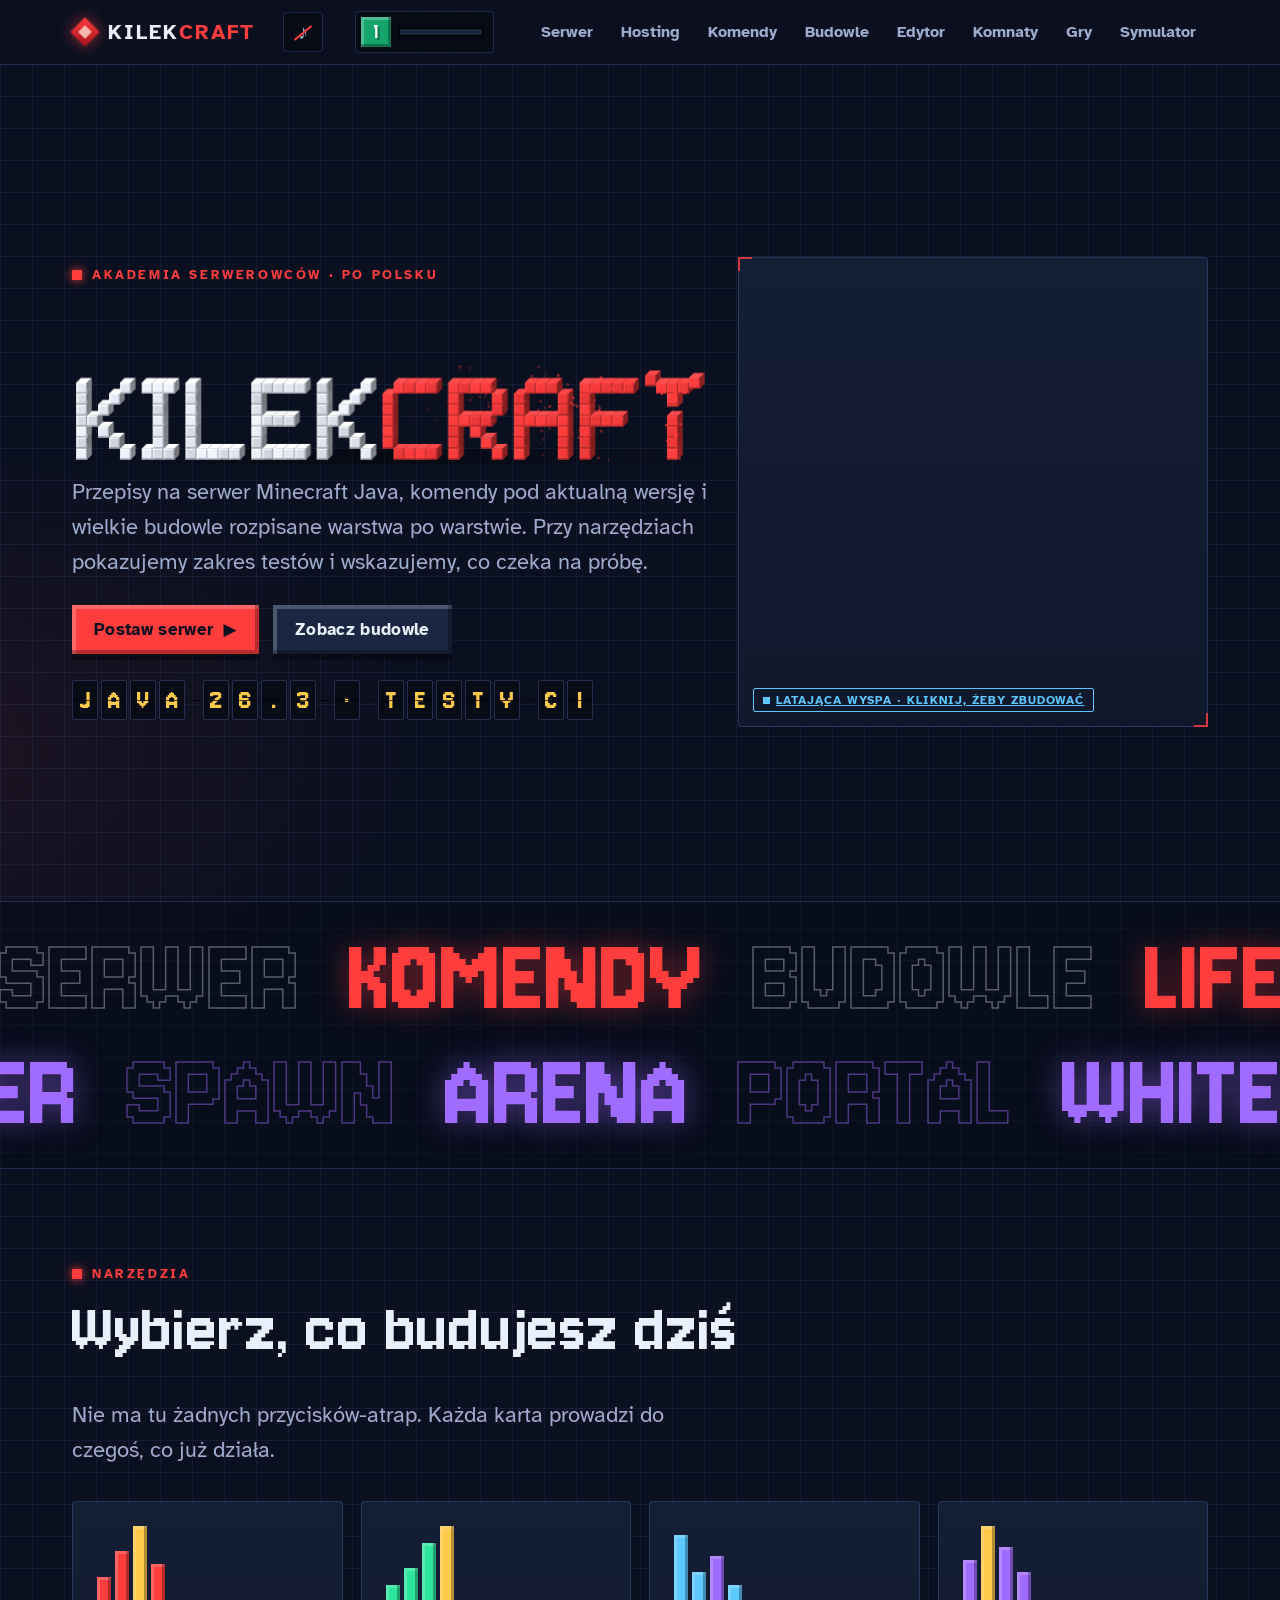
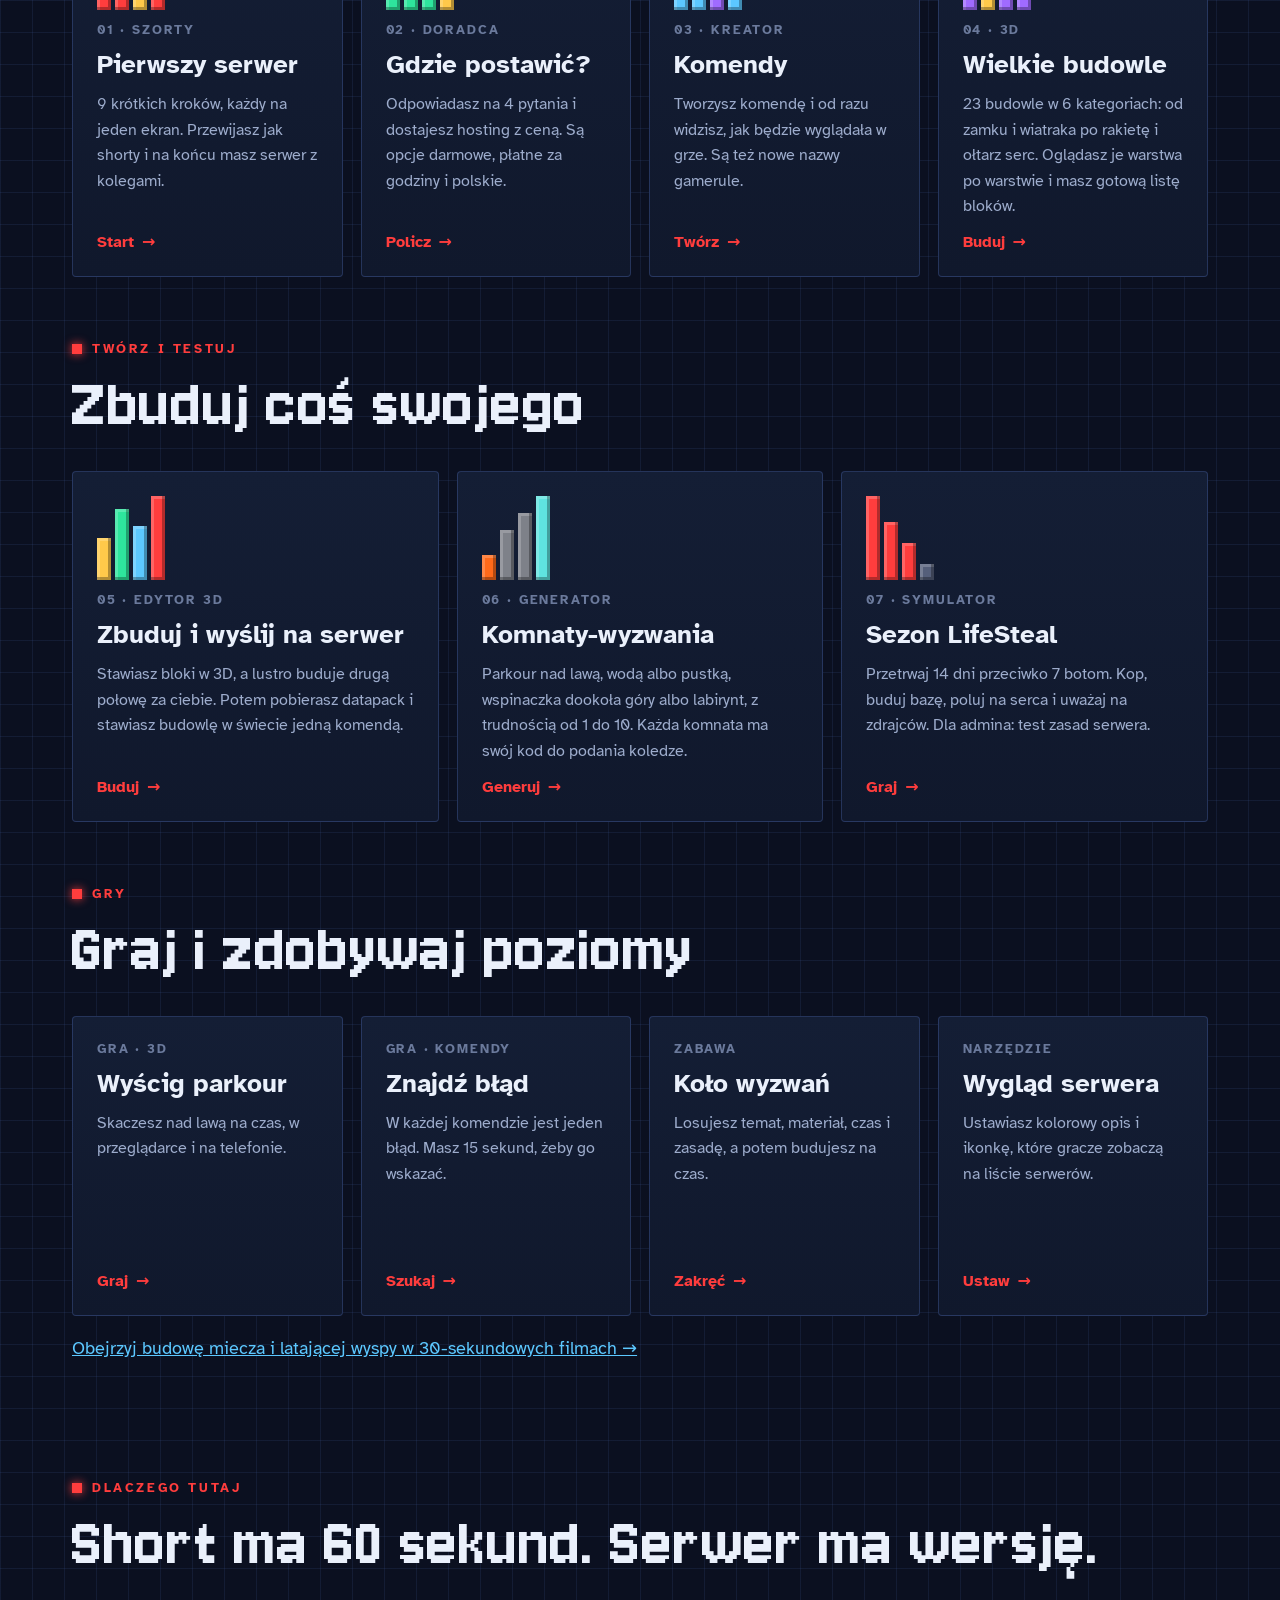
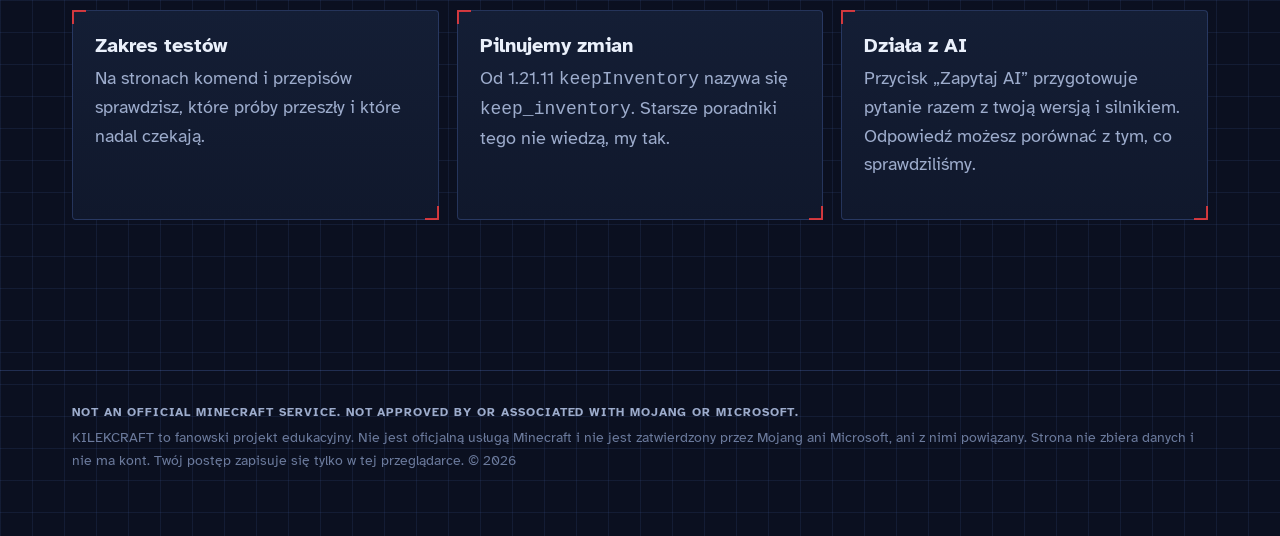
<file: index.html>
<!DOCTYPE html>
<html lang="pl">
<head>
<meta charset="utf-8">
<meta name="viewport" content="width=device-width, initial-scale=1">
<title>KILEKCRAFT — akademia serwerowców (strona fanowska o Minecrafcie)</title>
<meta name="description" content="Sprawdzone przepisy na serwer Minecraft Java, doradca hostingu, kreator komend i wielkie budowle warstwa po warstwie. Po polsku.">
<link rel="icon" href="data:,">
<meta name="theme-color" content="#0b1020">
<link rel="preload" href="assets/fonts/jersey-10-latin-400-normal.woff2" as="font" type="font/woff2" crossorigin>
<link rel="stylesheet" href="assets/css/style.css">
<script type="importmap">{"imports":{"three":"./vendor/three.module.js","three/addons/":"./vendor/addons/"}}</script>
</head>
<body>
<a class="skip" href="#main">Przejdź do treści</a>
<header class="top">
  <div class="wrap">
    <a class="logo" href="index.html" aria-label="KILEKCRAFT — strona główna"><span class="cube"></span><span>KILEK<b>CRAFT</b></span></a>
    <button class="menu-btn" aria-expanded="false" aria-controls="nav">Menu</button>
    <nav class="nav" id="nav" aria-label="Główne">
      <a href="serwer.html">Serwer</a>
      <a href="hosting.html">Hosting</a>
      <a href="komendy.html">Komendy</a>
      <a href="budowle.html">Budowle</a>
      <a href="edytor.html">Edytor</a>
      <a href="komnaty.html">Komnaty</a>
      <a href="gry.html">Gry</a>
      <a href="symulator.html">Symulator</a>
    </nav>
  </div>
</header>

<main id="main">
  <section class="hero">
    <div class="wrap">
      <div>
        <div class="eyebrow">Akademia serwerowców · po polsku</div>
        <h1 class="hero-title" id="title" aria-label="KILEKCRAFT">
          <canvas id="titleCanvas" aria-hidden="true"></canvas>
          <span class="fallback" aria-hidden="true">KILEKCRAFT</span>
        </h1>
        <p class="lead">Przepisy na serwer Minecraft Java, komendy pod aktualną wersję i wielkie budowle rozpisane warstwa po warstwie. Przy narzędziach pokazujemy zakres testów i wskazujemy, co czeka na próbę.</p>
        <div class="hero-cta">
          <a class="btn" href="serwer.html">Postaw serwer <span aria-hidden="true">▶</span></a>
          <a class="btn ghost" href="budowle.html">Zobacz budowle</a>
        </div>
        <div class="flap" id="flap"></div>
      </div>
      <div class="hero-3d panel corner" id="hero3d">
        <div class="glow"></div>
        <div class="poster">Ładowanie wyspy…</div>
        <a class="badge info tag" href="budowle.html#wyspa">Latająca wyspa · kliknij, żeby zbudować</a>
      </div>
    </div>
  </section>

  <div class="marquee" aria-hidden="true">
    <div class="row"><span>SERWER</span><span class="hot">KOMENDY</span><span>BUDOWLE</span><span class="hot">LIFESTEAL</span><span>HOSTING</span><span class="hot">SERWER</span><span>KOMENDY</span><span class="hot">BUDOWLE</span><span>LIFESTEAL</span><span class="hot">HOSTING</span></div>
    <div class="row r2"><span class="hot">PORTAL</span><span>WHITELIST</span><span class="hot">PAPER</span><span>SPAWN</span><span class="hot">ARENA</span><span>PORTAL</span><span class="hot">WHITELIST</span><span>PAPER</span><span class="hot">SPAWN</span><span>ARENA</span></div>
  </div>

  <section class="block">
    <div class="wrap">
      <div class="eyebrow">Narzędzia</div>
      <h2 data-anim>Wybierz, co budujesz dziś</h2>
      <p class="lead reveal">Nie ma tu żadnych przycisków-atrap. Każda karta prowadzi do czegoś, co już działa.</p>
      <div class="grid-4" style="margin-top:34px">
        <a class="panel tool-card reveal" href="serwer.html">
          <div class="ico" aria-hidden="true"><i class="pix" style="--c:#ff3d3d;--i:0;height:40%"></i><i class="pix" style="--c:#ff3d3d;--i:1;height:70%"></i><i class="pix" style="--c:#ffc94a;--i:2;height:100%"></i><i class="pix" style="--c:#ff3d3d;--i:3;height:55%"></i></div>
          <span class="num">01 · SZORTY</span>
          <h3>Pierwszy serwer</h3>
          <p>9 krótkich kroków, każdy na jeden ekran. Przewijasz jak shorty i na końcu masz serwer z kolegami.</p>
          <span class="go">Start <i>→</i></span>
        </a>
        <a class="panel tool-card reveal" href="hosting.html">
          <div class="ico" aria-hidden="true"><i class="pix" style="--c:#2ee59d;--i:0;height:30%"></i><i class="pix" style="--c:#2ee59d;--i:1;height:50%"></i><i class="pix" style="--c:#2ee59d;--i:2;height:80%"></i><i class="pix" style="--c:#ffc94a;--i:3;height:100%"></i></div>
          <span class="num">02 · DORADCA</span>
          <h3>Gdzie postawić?</h3>
          <p>Odpowiadasz na 4 pytania i dostajesz hosting z ceną. Są opcje darmowe, płatne za godziny i polskie.</p>
          <span class="go">Policz <i>→</i></span>
        </a>
        <a class="panel tool-card reveal" href="komendy.html">
          <div class="ico" aria-hidden="true"><i class="pix" style="--c:#5cc8ff;--i:0;height:90%"></i><i class="pix" style="--c:#5cc8ff;--i:1;height:45%"></i><i class="pix" style="--c:#a06bff;--i:2;height:65%"></i><i class="pix" style="--c:#5cc8ff;--i:3;height:30%"></i></div>
          <span class="num">03 · KREATOR</span>
          <h3>Komendy</h3>
          <p>Tworzysz komendę i od razu widzisz, jak będzie wyglądała w grze. Są też nowe nazwy gamerule.</p>
          <span class="go">Twórz <i>→</i></span>
        </a>
        <a class="panel tool-card reveal" href="budowle.html">
          <div class="ico" aria-hidden="true"><i class="pix" style="--c:#a06bff;--i:0;height:60%"></i><i class="pix" style="--c:#ffc94a;--i:1;height:100%"></i><i class="pix" style="--c:#a06bff;--i:2;height:75%"></i><i class="pix" style="--c:#a06bff;--i:3;height:45%"></i></div>
          <span class="num">04 · 3D</span>
          <h3>Wielkie budowle</h3>
          <p>23 budowle w 6 kategoriach: od zamku i wiatraka po rakietę i ołtarz serc. Oglądasz je warstwa po warstwie i masz gotową listę bloków.</p>
          <span class="go">Buduj <i>→</i></span>
        </a>
      </div>
      <div class="eyebrow" style="margin-top:64px">Twórz i testuj</div>
      <h2 data-anim="slide">Zbuduj coś swojego</h2>
      <div class="grid-3" style="margin-top:28px">
        <a class="panel tool-card reveal" href="edytor.html">
          <div class="ico" aria-hidden="true"><i class="pix" style="--c:#ffc94a;--i:0;height:50%"></i><i class="pix" style="--c:#2ee59d;--i:1;height:85%"></i><i class="pix" style="--c:#5cc8ff;--i:2;height:65%"></i><i class="pix" style="--c:#ff3d3d;--i:3;height:100%"></i></div>
          <span class="num">05 · EDYTOR 3D</span>
          <h3>Zbuduj i wyślij na serwer</h3>
          <p>Stawiasz bloki w 3D, a lustro buduje drugą połowę za ciebie. Potem pobierasz datapack i stawiasz budowlę w świecie jedną komendą.</p>
          <span class="go">Buduj <i>→</i></span>
        </a>
        <a class="panel tool-card reveal" href="komnaty.html">
          <div class="ico" aria-hidden="true"><i class="pix" style="--c:#ff6a1a;--i:0;height:30%"></i><i class="pix" style="--c:#7e8189;--i:1;height:60%"></i><i class="pix" style="--c:#7e8189;--i:2;height:80%"></i><i class="pix" style="--c:#5fe3e0;--i:3;height:100%"></i></div>
          <span class="num">06 · GENERATOR</span>
          <h3>Komnaty-wyzwania</h3>
          <p>Parkour nad lawą, wodą albo pustką, wspinaczka dookoła góry albo labirynt, z trudnością od 1 do 10. Każda komnata ma swój kod do podania koledze.</p>
          <span class="go">Generuj <i>→</i></span>
        </a>
        <a class="panel tool-card reveal" href="symulator.html">
          <div class="ico" aria-hidden="true"><i class="pix" style="--c:#ff3d3d;--i:0;height:100%"></i><i class="pix" style="--c:#ff3d3d;--i:1;height:70%"></i><i class="pix" style="--c:#ff3d3d;--i:2;height:45%"></i><i class="pix" style="--c:#555f7a;--i:3;height:20%"></i></div>
          <span class="num">07 · SYMULATOR</span>
          <h3>Sezon LifeSteal</h3>
          <p>Przetrwaj 14 dni przeciwko 7 botom. Kop, buduj bazę, poluj na serca i uważaj na zdrajców. Dla admina: test zasad serwera.</p>
          <span class="go">Graj <i>→</i></span>
        </a>
      </div>
      <div class="eyebrow" style="margin-top:64px">Gry</div>
      <h2 data-anim="slide">Graj i zdobywaj poziomy</h2>
      <div class="grid-4" style="margin-top:28px">
        <a class="panel tool-card reveal" href="parkour.html"><span class="num">GRA · 3D</span><h3>Wyścig parkour</h3><p>Skaczesz nad lawą na czas, w przeglądarce i na telefonie.</p><span class="go">Graj <i>→</i></span></a>
        <a class="panel tool-card reveal" href="bledy.html"><span class="num">GRA · KOMENDY</span><h3>Znajdź błąd</h3><p>W każdej komendzie jest jeden błąd. Masz 15 sekund, żeby go wskazać.</p><span class="go">Szukaj <i>→</i></span></a>
        <a class="panel tool-card reveal" href="kolo.html"><span class="num">ZABAWA</span><h3>Koło wyzwań</h3><p>Losujesz temat, materiał, czas i zasadę, a potem budujesz na czas.</p><span class="go">Zakręć <i>→</i></span></a>
        <a class="panel tool-card reveal" href="motd.html"><span class="num">NARZĘDZIE</span><h3>Wygląd serwera</h3><p>Ustawiasz kolorowy opis i ikonkę, które gracze zobaczą na liście serwerów.</p><span class="go">Ustaw <i>→</i></span></a>
      </div>
      <p class="clips-link"><a href="budowle.html#filmy">Obejrzyj budowę miecza i latającej wyspy w 30-sekundowych filmach →</a></p>
    </div>
  </section>

  <section class="block" style="padding-top:20px">
    <div class="wrap">
      <div class="eyebrow">Dlaczego tutaj</div>
      <h2 data-anim="slide">Short ma 60 sekund. Serwer ma wersję.</h2>
      <div class="why">
        <div class="panel corner reveal"><b>Zakres testów</b><p class="muted">Na stronach komend i przepisów sprawdzisz, które próby przeszły i które nadal czekają.</p></div>
        <div class="panel corner reveal"><b>Pilnujemy zmian</b><p class="muted">Od 1.21.11 <code>keepInventory</code> nazywa się <code>keep_inventory</code>. Starsze poradniki tego nie wiedzą, my tak.</p></div>
        <div class="panel corner reveal"><b>Działa z AI</b><p class="muted">Przycisk „Zapytaj AI” przygotowuje pytanie razem z twoją wersją i silnikiem. Odpowiedź możesz porównać z tym, co sprawdziliśmy.</p></div>
      </div>
    </div>
  </section>
</main>

<footer>
  <div class="wrap">
    <div class="disc">NOT AN OFFICIAL MINECRAFT SERVICE. NOT APPROVED BY OR ASSOCIATED WITH MOJANG OR MICROSOFT.</div>
    <p>KILEKCRAFT to fanowski projekt edukacyjny. Nie jest oficjalną usługą Minecraft i nie jest zatwierdzony przez Mojang ani Microsoft, ani z nimi powiązany. Strona nie zbiera danych i nie ma kont. Twój postęp zapisuje się tylko w tej przeglądarce. © <span data-year></span></p>
  </div>
</footer>

<script type="module">
import { flapBoard, reduced } from './assets/js/core.js';
import { blockTitle } from './assets/js/blocktitle.js';

await document.fonts.ready.catch(() => {});
const tc = document.getElementById('titleCanvas');
blockTitle(tc, 'KILEKCRAFT', { colorAt: (i) => i < 5 ? '#e4e9f4' : '#ff3d3d' });
document.getElementById('title').classList.add('ready');

flapBoard(document.getElementById('flap'), [
  'JAVA 26.3 · TESTY CI',
  'SERWER OD 0 ZŁ',
  'GAMERULE: NOWE NAZWY',
  'LISTA GOŚCI SERWERA',
  'KOMNATY 1–10',
  'ZDOBYWAJ POZIOMY',
  'WYŚCIG NAD LAWĄ',
  '23 BUDOWLE W 3D',
]);

// scena 3D ładowana dopiero, gdy jest widoczna
const host = document.getElementById('hero3d');
async function loadHero() {
  const { createViewer } = await import('./assets/js/voxel.js');
  const { island } = await import('./assets/js/island.js');
  const v = await createViewer(host, island(), { autoRotate: !reduced, ghost: false, layerPlane: false, motes: !reduced, noZoom: true, zoom: .9 });
  if (!v) { host.querySelector('.poster').textContent = 'Twoja przeglądarka nie pokazuje 3D. Budowle nadal zobaczysz jako mapę warstw.'; return; }
  host.querySelector('.poster').remove();
  if (!reduced) v.animateBuild(3200);
}
const io = new IntersectionObserver(([entry]) => {
  if (!entry.isIntersecting) return;
  io.disconnect();
  const idle = () => {
    if ('requestIdleCallback' in window) requestIdleCallback(loadHero, { timeout: 1500 });
    else setTimeout(loadHero, 0);
  };
  if (document.readyState === 'complete') idle();
  else addEventListener('load', idle, { once: true });
}, { rootMargin: '100px' });
io.observe(host);
</script>
</body>
</html>
</file>
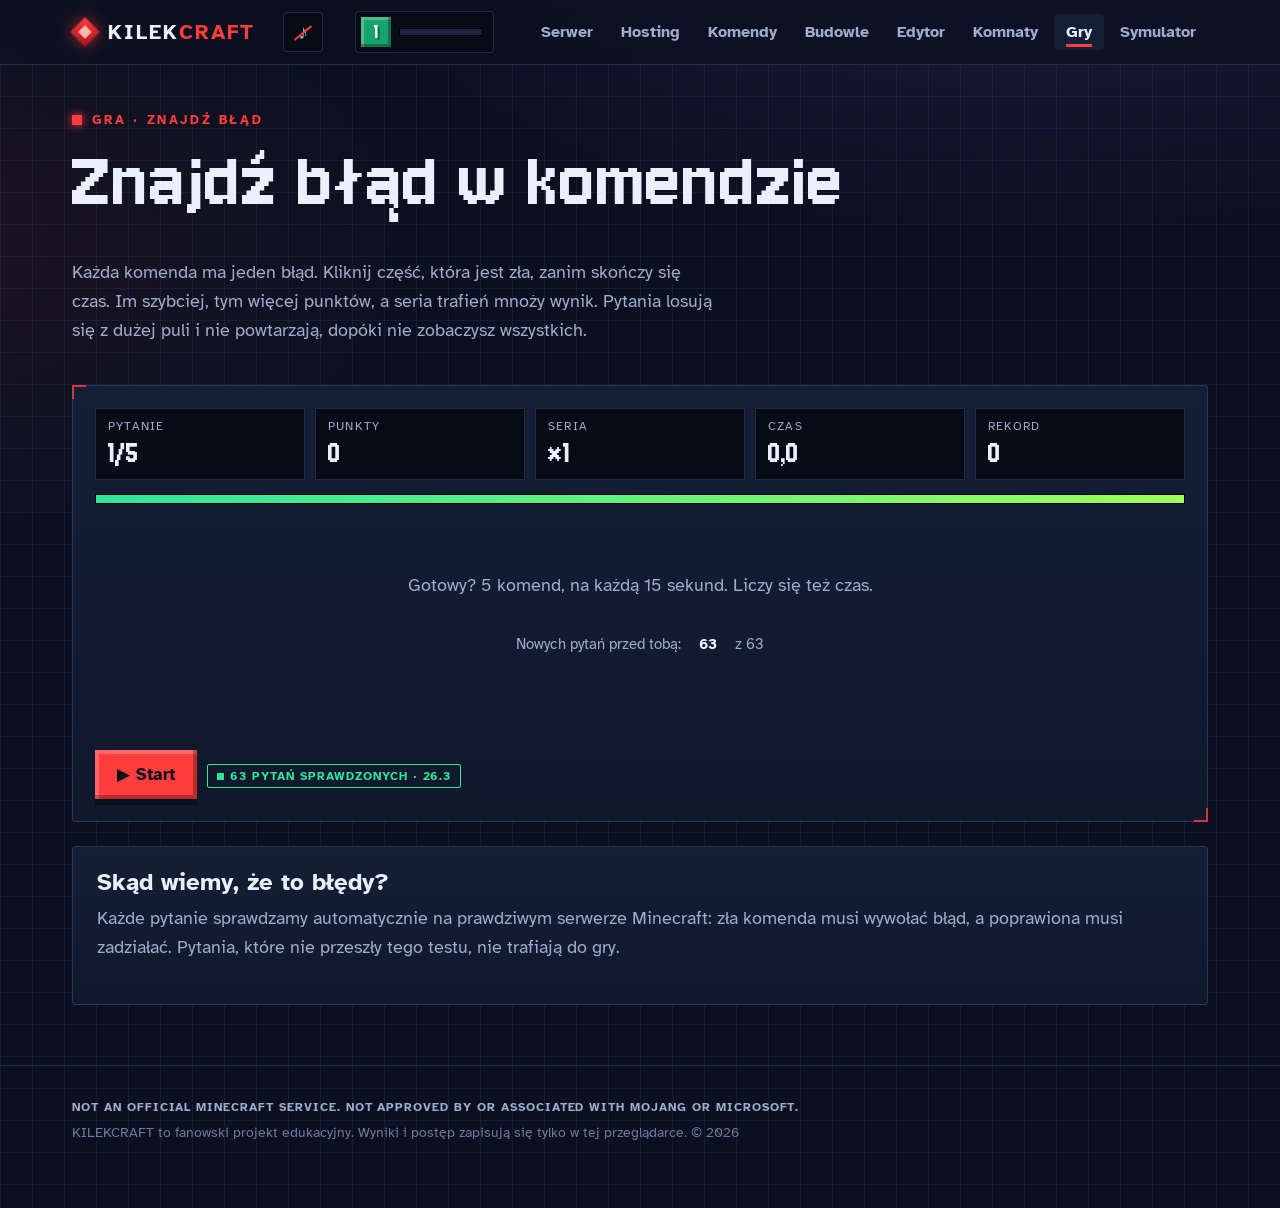
<file: bledy.html>
<!DOCTYPE html>
<html lang="pl">
<head>
<meta charset="utf-8">
<meta name="viewport" content="width=device-width, initial-scale=1">
<title>Znajdź błąd — gra o komendach — KILEKCRAFT</title>
<meta name="description" content="Szybka gra: znajdź błąd w komendzie Minecraft, zanim skończy się czas. Pytania sprawdzone na prawdziwym serwerze.">
<link rel="icon" href="data:,">
<meta name="theme-color" content="#0b1020">
<link rel="preload" href="assets/fonts/jersey-10-latin-400-normal.woff2" as="font" type="font/woff2" crossorigin>
<link rel="stylesheet" href="assets/css/style.css">
</head>
<body>
<a class="skip" href="#main">Przejdź do treści</a>
<header class="top">
  <div class="wrap">
    <a class="logo" href="index.html" aria-label="KILEKCRAFT — strona główna"><span class="cube"></span><span>KILEK<b>CRAFT</b></span></a>
    <button class="menu-btn" aria-expanded="false" aria-controls="nav">Menu</button>
    <nav class="nav" id="nav" aria-label="Główne">
      <a href="serwer.html">Serwer</a>
      <a href="hosting.html">Hosting</a>
      <a href="komendy.html">Komendy</a>
      <a href="budowle.html">Budowle</a>
      <a href="edytor.html">Edytor</a>
      <a href="komnaty.html">Komnaty</a>
      <a href="gry.html" aria-current="page">Gry</a>
      <a href="symulator.html">Symulator</a>
    </nav>
  </div>
</header>

<main id="main" class="wrap">
  <div class="page-head">
    <div class="eyebrow">Gra · Znajdź błąd</div>
    <h1 data-anim="drop">Znajdź błąd w komendzie</h1>
    <p class="lead">Każda komenda ma jeden błąd. Kliknij część, która jest zła, zanim skończy się czas. Im szybciej, tym więcej punktów, a seria trafień mnoży wynik. Pytania losują się z dużej puli i nie powtarzają, dopóki nie zobaczysz wszystkich.</p>
  </div>

  <div class="bq panel corner" id="game">
    <div class="bq-top">
      <div class="bq-stat"><span>Pytanie</span><b id="qNum">1/5</b></div>
      <div class="bq-stat"><span>Punkty</span><b id="score">0</b></div>
      <div class="bq-stat"><span>Seria</span><b id="streak">×1</b></div>
      <div class="bq-stat"><span>Czas</span><b id="clock">0,0</b></div>
      <div class="bq-stat"><span>Rekord</span><b id="best">0</b></div>
    </div>
    <div class="bq-time" aria-hidden="true"><i id="timeBar"></i></div>
    <div class="bq-stage" id="stage">
      <p class="bq-hint" id="hint">Gotowy? 5 komend, na każdą 15 sekund. Liczy się też czas.</p>
      <div class="bq-recs" id="recs"></div>
      <div class="bq-cmd" id="cmd" role="group" aria-label="Części komendy"></div>
      <div class="bq-res" id="res" aria-live="polite"></div>
    </div>
    <div class="bq-btns">
      <button type="button" class="btn" id="start">▶ Start</button>
      <button type="button" class="btn ghost" id="next" hidden>Dalej →</button>
      <span id="vStatus"></span>
    </div>
  </div>

  <section class="panel pad" style="margin-top:24px">
    <h2 class="section-heading">Skąd wiemy, że to błędy?</h2>
    <p class="muted">Każde pytanie sprawdzamy automatycznie na prawdziwym serwerze Minecraft: zła komenda musi wywołać błąd, a poprawiona musi zadziałać. Pytania, które nie przeszły tego testu, nie trafiają do gry.</p>
  </section>
</main>

<footer>
  <div class="wrap">
    <div class="disc">NOT AN OFFICIAL MINECRAFT SERVICE. NOT APPROVED BY OR ASSOCIATED WITH MOJANG OR MICROSOFT.</div>
    <p>KILEKCRAFT to fanowski projekt edukacyjny. Wyniki i postęp zapisują się tylko w tej przeglądarce. © <span data-year></span></p>
  </div>
</footer>
<script type="module" src="assets/js/bledy.js"></script>
</body>
</html>
</file>
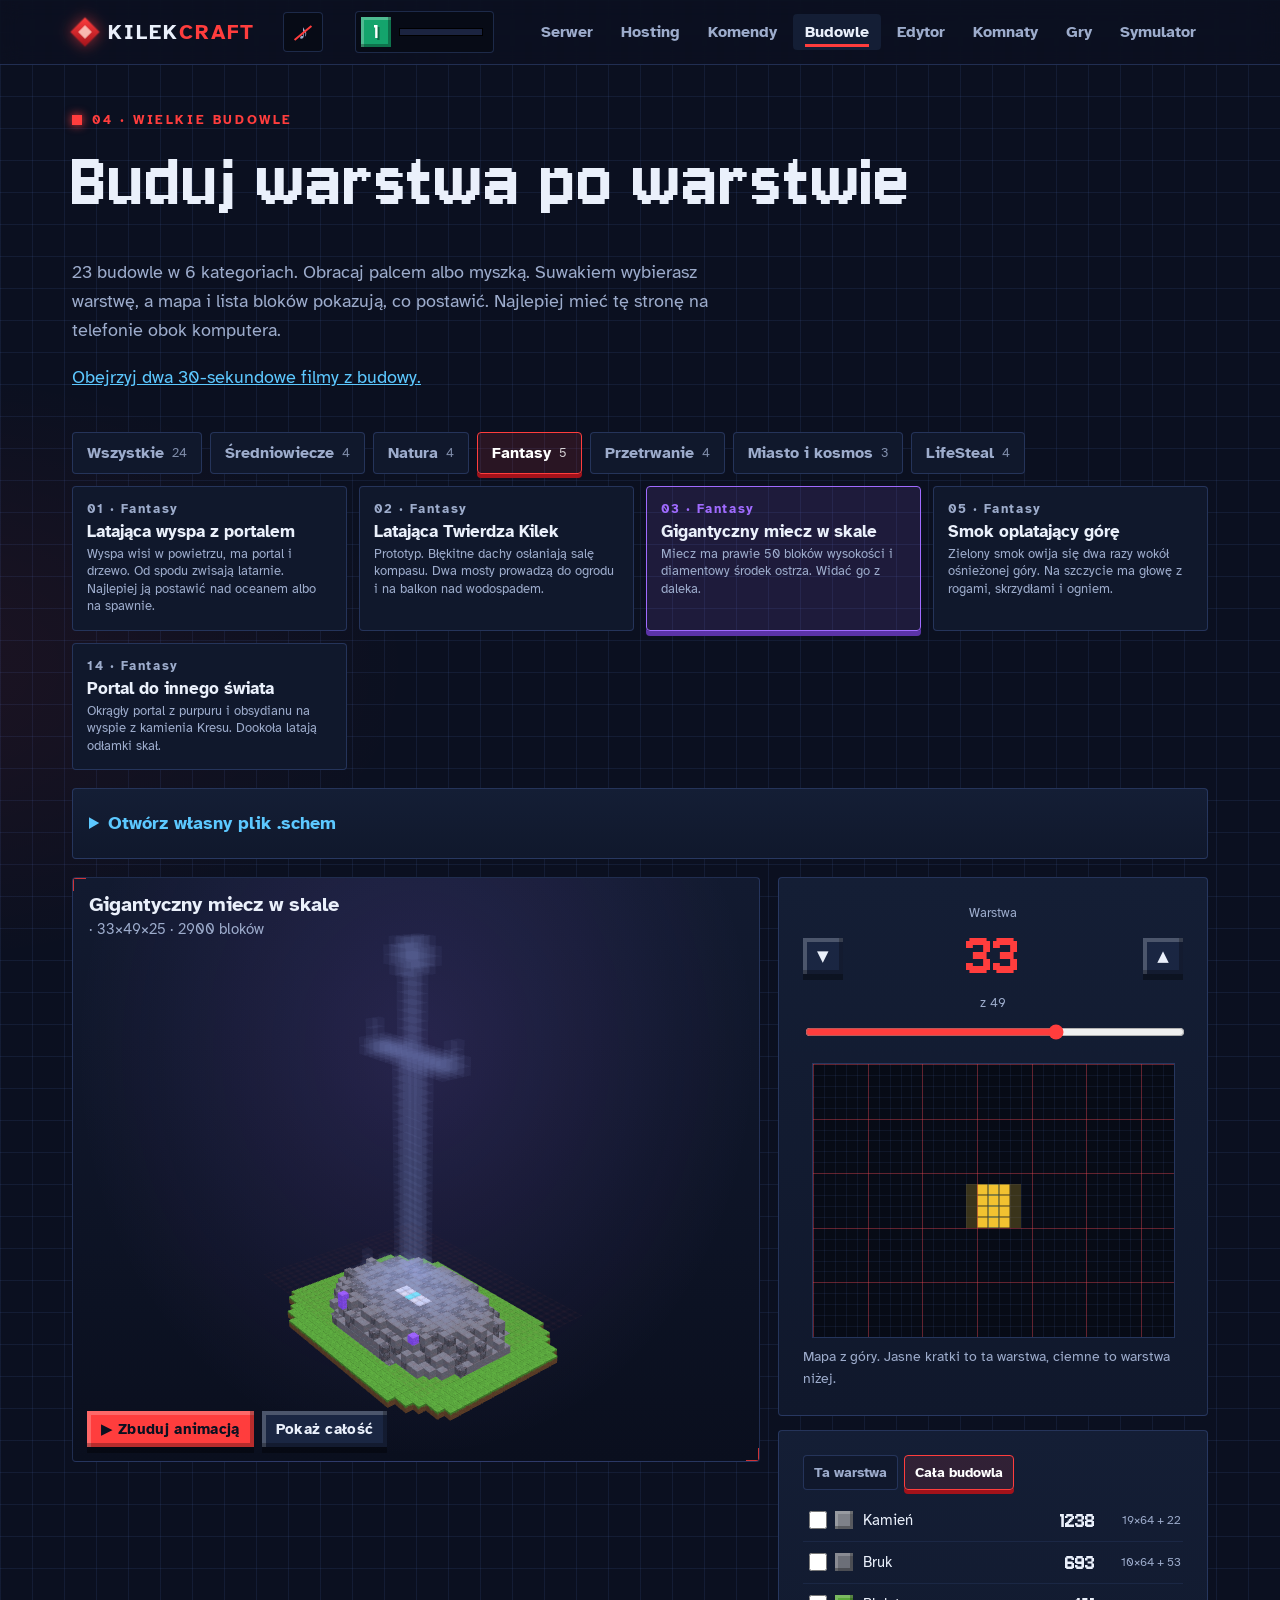
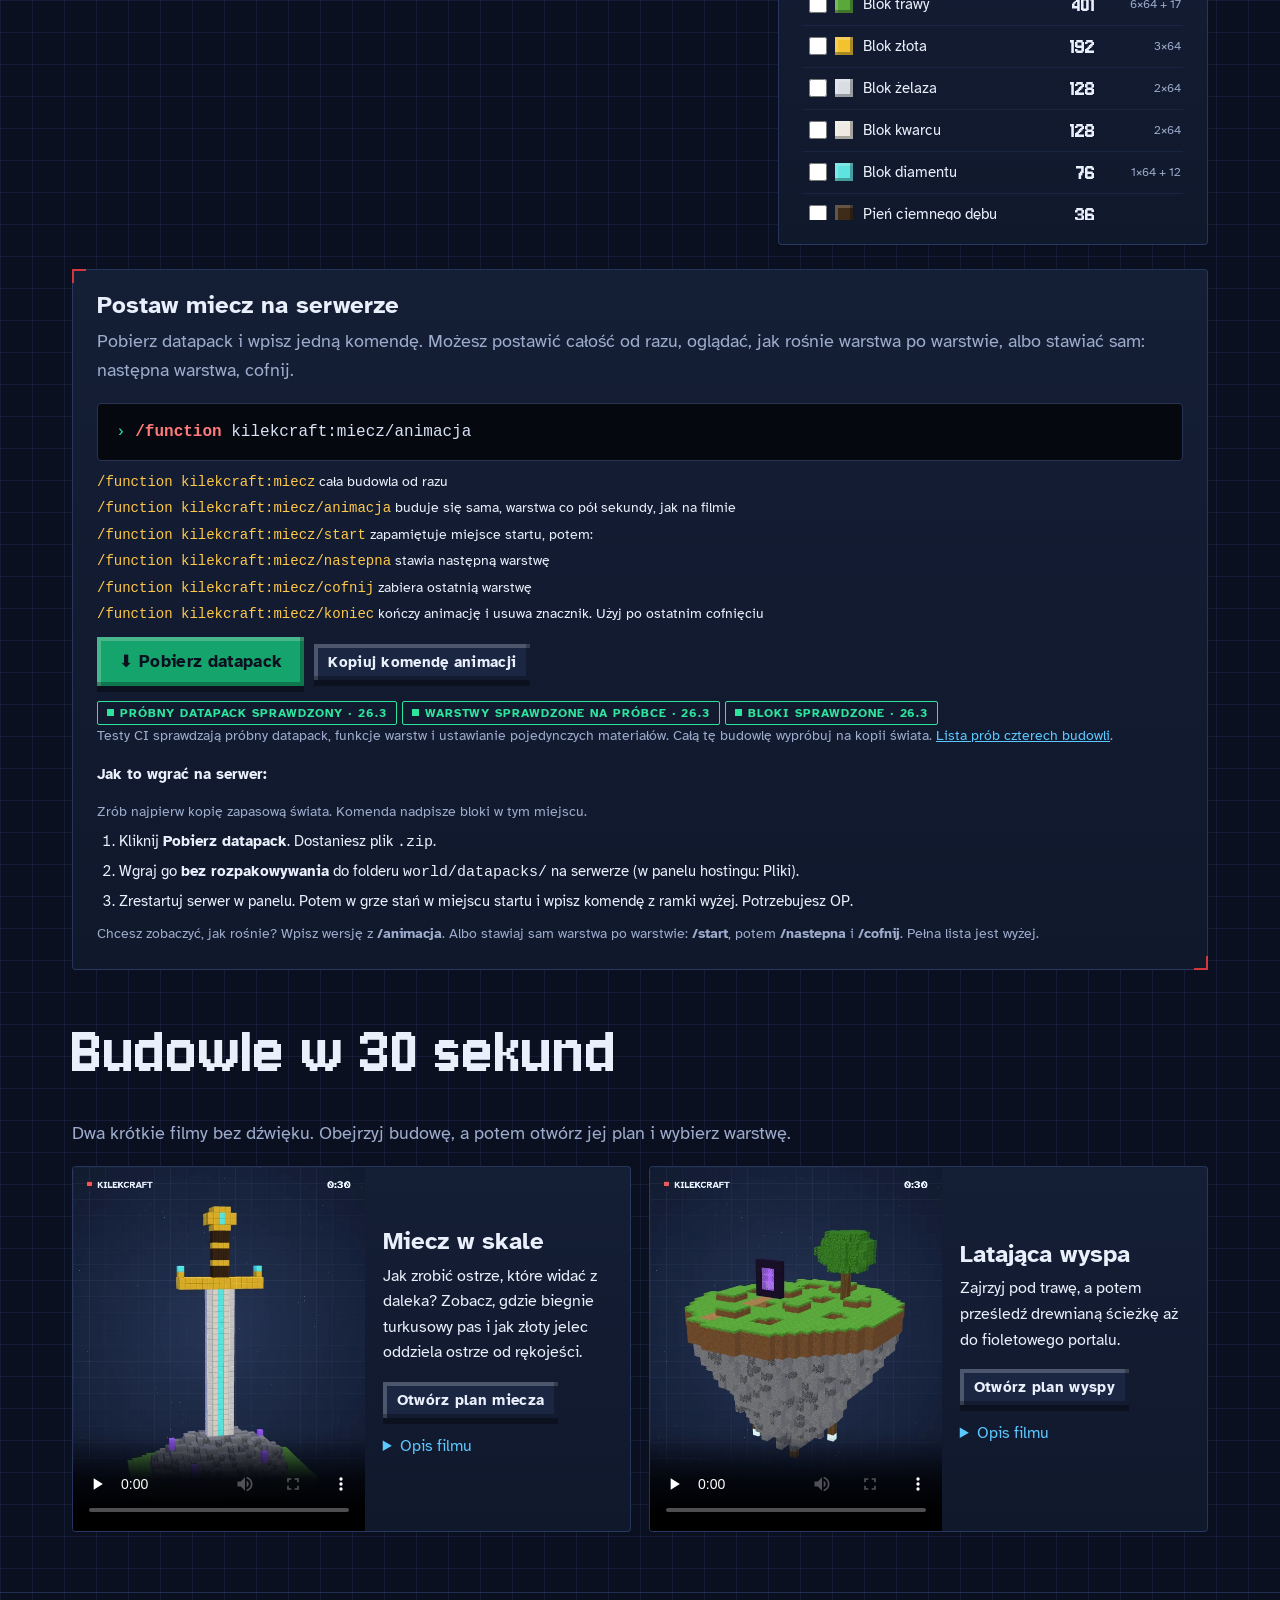
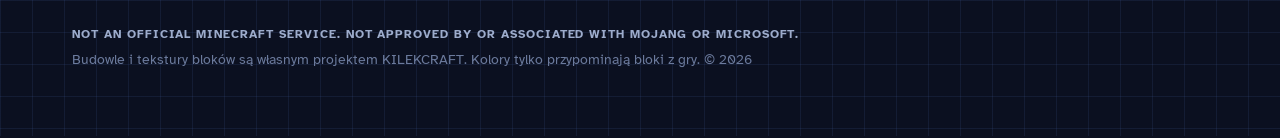
<file: budowle.html>
<!DOCTYPE html>
<html lang="pl">
<head>
<meta charset="utf-8">
<meta name="viewport" content="width=device-width, initial-scale=1">
<title>Wielkie budowle warstwa po warstwie — KILEKCRAFT</title>
<meta name="description" content="23 budowle w 6 kategoriach: zamek, wiatrak, wielkie drzewo, portal, domek na drzewie, rakieta, arena LifeSteal i więcej, w 3D. Oglądaj warstwa po warstwie i zbieraj bloki z listą materiałów.">
<link rel="icon" href="data:,">
<meta name="theme-color" content="#0b1020">
<link rel="stylesheet" href="assets/css/style.css">
<script type="importmap">{"imports":{"three":"./vendor/three.module.js","three/addons/":"./vendor/addons/"}}</script>
</head>
<body>
<a class="skip" href="#main">Przejdź do treści</a>
<header class="top">
  <div class="wrap">
    <a class="logo" href="index.html" aria-label="KILEKCRAFT — strona główna"><span class="cube"></span><span>KILEK<b>CRAFT</b></span></a>
    <button class="menu-btn" aria-expanded="false" aria-controls="nav">Menu</button>
    <nav class="nav" id="nav" aria-label="Główne">
      <a href="serwer.html">Serwer</a>
      <a href="hosting.html">Hosting</a>
      <a href="komendy.html">Komendy</a>
      <a href="budowle.html" aria-current="page">Budowle</a>
      <a href="edytor.html">Edytor</a>
      <a href="komnaty.html">Komnaty</a>
      <a href="gry.html">Gry</a>
      <a href="symulator.html">Symulator</a>
    </nav>
  </div>
</header>

<main id="main" class="wrap">
  <div class="page-head">
    <div class="eyebrow">04 · Wielkie budowle</div>
    <h1 data-anim="drop">Buduj warstwa po warstwie</h1>
    <p class="lead">23 budowle w 6 kategoriach. Obracaj palcem albo myszką. Suwakiem wybierasz warstwę, a mapa i lista bloków pokazują, co postawić. Najlepiej mieć tę stronę na telefonie obok komputera.</p>
    <p><a href="#filmy">Obejrzyj dwa 30-sekundowe filmy z budowy.</a></p>
  </div>

  <div class="tabs kat-bar" id="kategorie" role="group" aria-label="Kategorie budowli"></div>
  <div class="picker" id="picker" role="tablist" aria-label="Wybór budowli"></div>

  <details class="panel pad" id="schemPanel">
    <summary>Otwórz własny plik .schem</summary>
    <p class="muted small">Podgląd Sponge Schematic v2 lub v3. Plik zostaje w twojej przeglądarce.</p>
    <div class="copy-row">
      <input class="sr" type="file" id="schemFile" accept=".schem">
      <label class="btn sm" for="schemFile">Wybierz plik .schem</label>
      <button class="btn sm ghost" id="closeSchem" type="button" hidden>Wróć do budowli z galerii</button>
    </div>
    <p id="schemStatus" role="status"></p>
    <details id="schemSubstitutions" hidden><summary>Bloki zastąpione w podglądzie</summary><ul id="schemUnknown"></ul></details>
  </details>

  <div class="bld">
    <div class="viewer panel corner" id="viewer">
      <div class="v-info"><b id="bName"></b><span id="bSize" class="muted"></span></div>
      <div class="v-poster" id="poster">Ładowanie 3D…</div>
      <div class="v-ctrl">
        <button class="btn sm" id="play" type="button">▶ Zbuduj animacją</button>
        <button class="btn sm ghost" id="all" type="button">Pokaż całość</button>
      </div>
    </div>

    <aside class="side">
      <div class="panel pad">
        <div class="layer-head">
          <button class="btn sm ghost" id="down" type="button" aria-label="Warstwa niżej">▼</button>
          <div class="layer-num"><span class="muted">Warstwa</span><b id="lNum">—</b><span class="muted" id="lMax"></span></div>
          <button class="btn sm ghost" id="up" type="button" aria-label="Warstwa wyżej">▲</button>
        </div>
        <input type="range" id="layer" min="0" max="10" value="10" aria-label="Wybór warstwy">
        <canvas id="map" class="map" aria-label="Mapa bieżącej warstwy z góry"></canvas>
        <p class="muted small" style="margin:8px 0 0">Mapa z góry. Jasne kratki to ta warstwa, ciemne to warstwa niżej.</p>
      </div>
      <div class="panel pad" style="margin-top:14px">
        <div class="mat-tabs"><button class="tab" data-m="layer" aria-pressed="false">Ta warstwa</button><button class="tab" data-m="all" aria-pressed="true">Cała budowla</button></div>
        <ul class="mats" id="mats"></ul>
      </div>
    </aside>
  </div>

  <section class="panel pad corner bd-exp" id="bdExport" aria-labelledby="bdExpTitle">
    <h2 class="section-heading" id="bdExpTitle">Postaw <span id="bdExpName">tę budowlę</span> na serwerze</h2>
    <p class="muted">Pobierz datapack i wpisz jedną komendę. Możesz postawić całość od razu, oglądać, jak rośnie warstwa po warstwie, albo stawiać sam: następna warstwa, cofnij.</p>
    <div class="console" id="fnCmd"></div>
    <div id="fnModes"></div>
    <div class="copy-row">
      <button class="btn em" type="button" id="dl">⬇ Pobierz datapack</button>
      <button class="btn ghost sm" type="button" id="copyFn">Kopiuj komendę animacji</button>
      <span id="packStatus"></span>
    </div>
    <p class="note small" id="bdWarn" hidden></p>
    <p class="muted small" id="bdTestScope">Testy CI sprawdzają próbny datapack, funkcje warstw i ustawianie pojedynczych materiałów. Całą tę budowlę wypróbuj na kopii świata. <a href="https://github.com/daro0626/kilekcraft/blob/main/docs/PROBY_BUDOWLI.md">Lista prób czterech budowli</a>.</p>
    <div id="expHelp"></div>
  </section>

  <section id="filmy" class="clips" aria-labelledby="filmy-title">
    <h2 id="filmy-title">Budowle w 30 sekund</h2>
    <p class="muted">Dwa krótkie filmy bez dźwięku. Obejrzyj budowę, a potem otwórz jej plan i wybierz warstwę.</p>
    <div class="clips-grid">
      <article class="clip panel">
        <video controls playsinline preload="none" width="576" height="720"
               poster="assets/filmy/miecz.webp" aria-labelledby="film-miecz">
          <source src="assets/filmy/miecz.mp4" type="video/mp4">
          <a href="assets/filmy/miecz.mp4">Pobierz film „Miecz w skale”</a>
        </video>
        <div class="clip-info">
          <h3 id="film-miecz">Miecz w skale</h3>
          <p>Jak zrobić ostrze, które widać z daleka? Zobacz, gdzie biegnie turkusowy pas i jak złoty jelec oddziela ostrze od rękojeści.</p>
          <button class="btn sm ghost" type="button" data-model="miecz">Otwórz plan miecza</button>
          <details><summary>Opis filmu</summary><p>Na początku kamera okrąża gotowy miecz. Od 6. sekundy na skale wyrastają jasne krawędzie ostrza i turkusowy środek. Od 19. sekundy widać z bliska złoty jelec z turkusowymi końcami. Kamera oddala się i pokazuje rękojeść.</p></details>
        </div>
      </article>
      <article class="clip panel">
        <video controls playsinline preload="none" width="576" height="720"
               poster="assets/filmy/wyspa.webp" aria-labelledby="film-wyspa">
          <source src="assets/filmy/wyspa.mp4" type="video/mp4">
          <a href="assets/filmy/wyspa.mp4">Pobierz film „Latająca wyspa”</a>
        </video>
        <div class="clip-info">
          <h3 id="film-wyspa">Latająca wyspa</h3>
          <p>Zajrzyj pod trawę, a potem prześledź drewnianą ścieżkę aż do fioletowego portalu.</p>
          <button class="btn sm ghost" type="button" data-model="wyspa">Otwórz plan wyspy</button>
          <details><summary>Opis filmu</summary><p>Najpierw widać całą wyspę zawieszoną w powietrzu. Od 6. sekundy kamienne warstwy rozszerzają się ku górze. Na trawie pojawiają się drzewo i portal. Od 19. sekundy kamera pokazuje drewnianą ścieżkę przy portalu, po czym odsłania całą wyspę.</p></details>
        </div>
      </article>
    </div>
  </section>

</main>

<footer>
  <div class="wrap">
    <div class="disc">NOT AN OFFICIAL MINECRAFT SERVICE. NOT APPROVED BY OR ASSOCIATED WITH MOJANG OR MICROSOFT.</div>
    <p>Budowle i tekstury bloków są własnym projektem KILEKCRAFT. Kolory tylko przypominają bloki z gry. © <span data-year></span></p>
  </div>
</footer>
<script type="module" src="assets/js/budowle.js"></script>
</body>
</html>
</file>
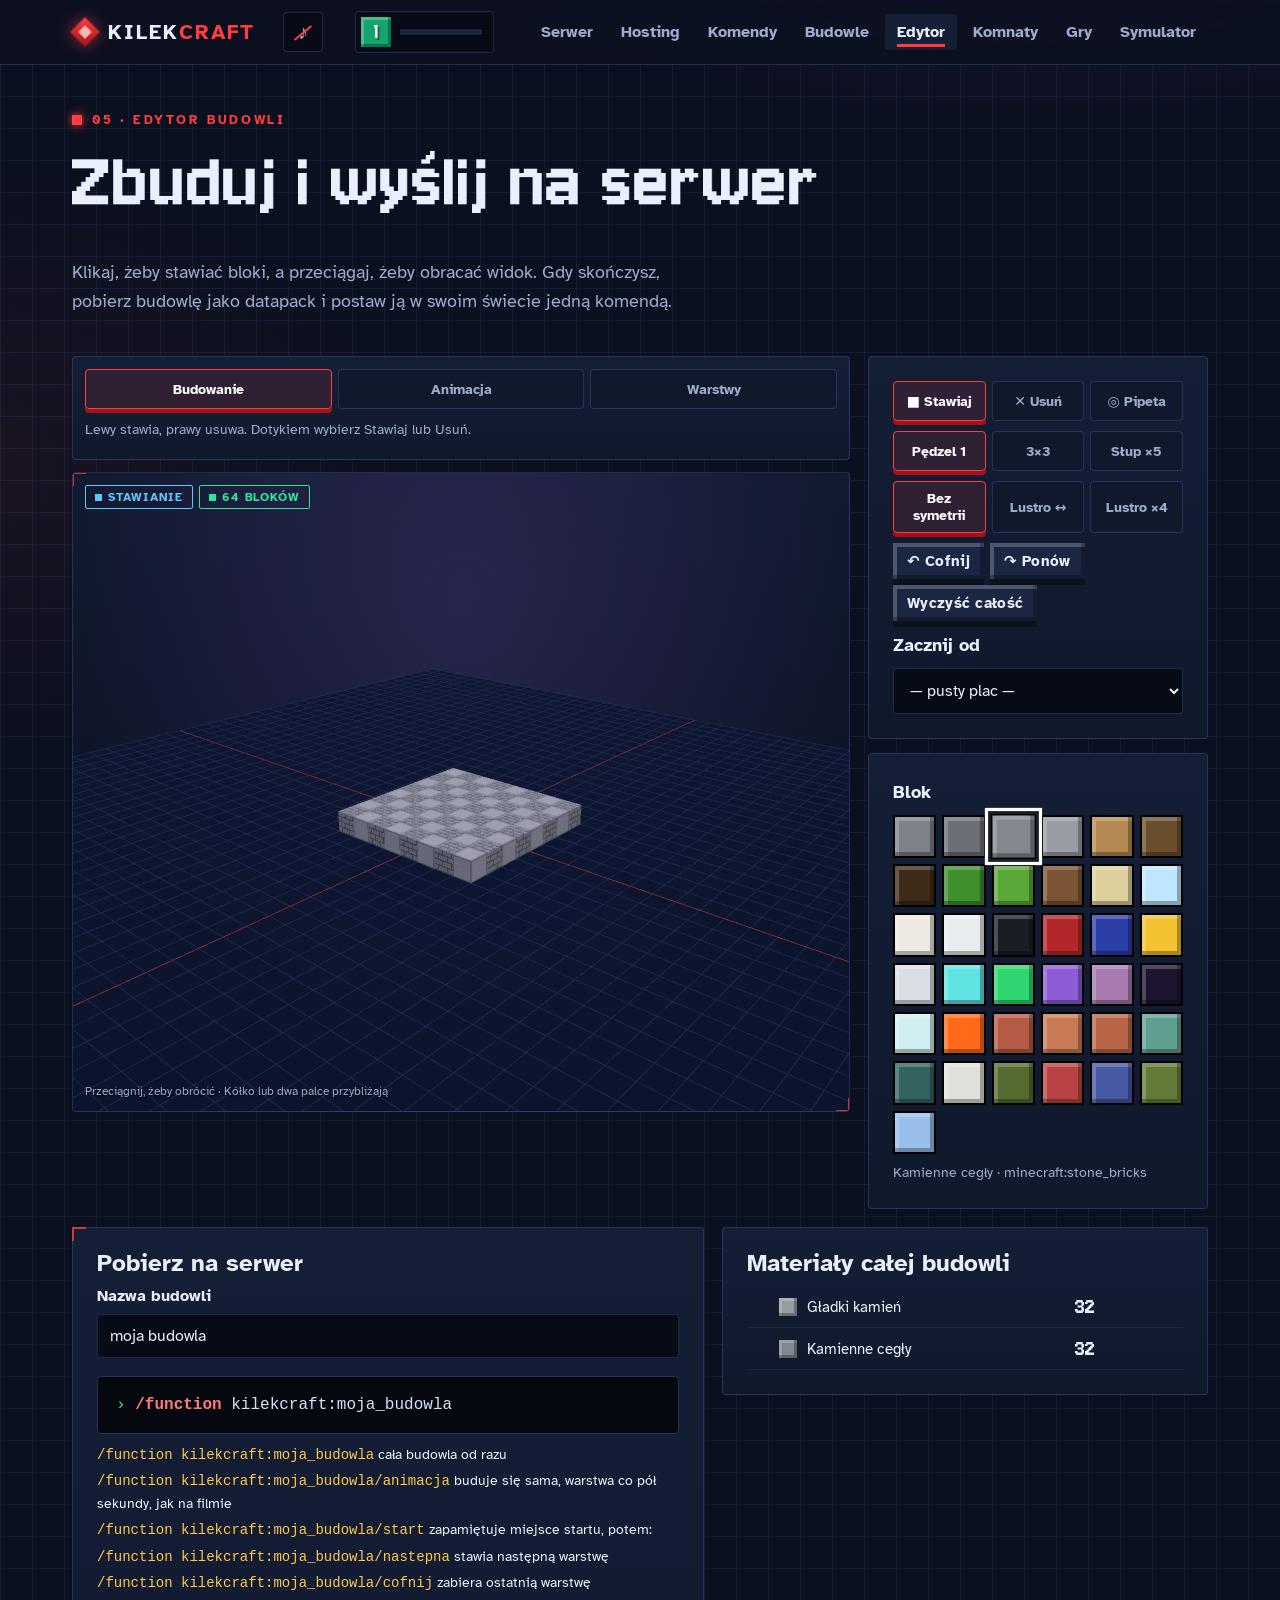
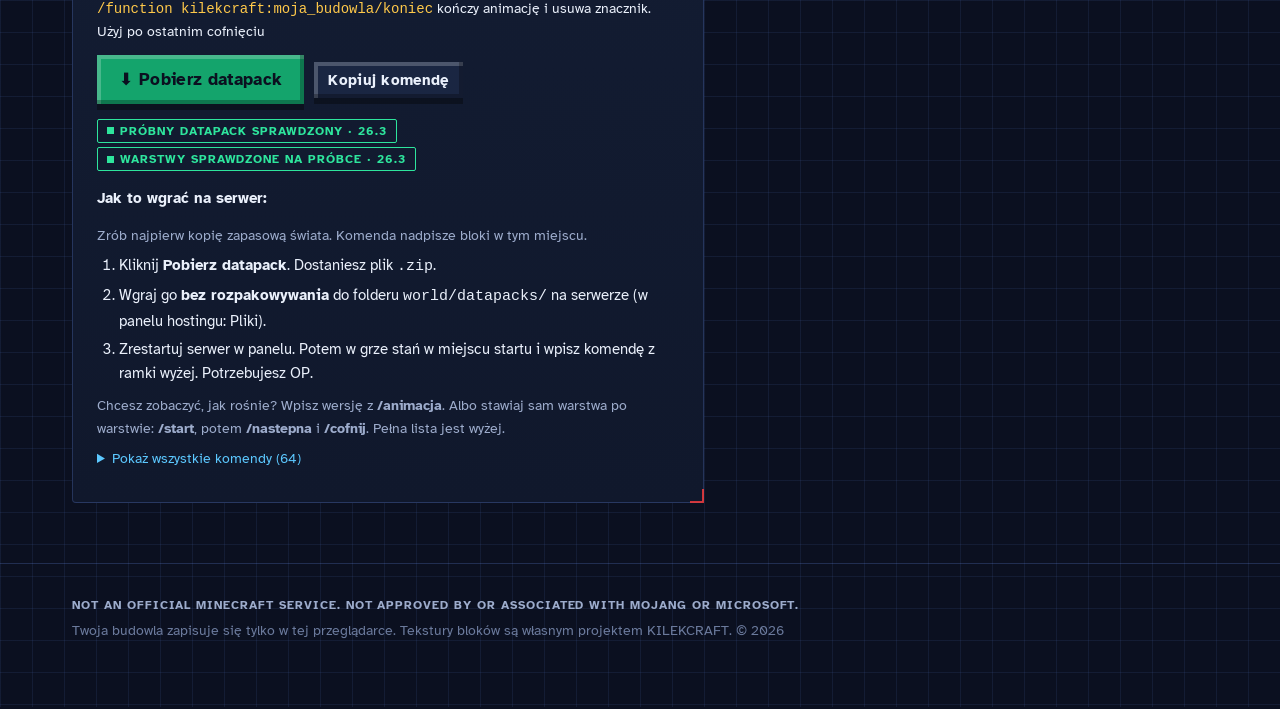
<file: edytor.html>
<!DOCTYPE html>
<html lang="pl">
<head>
<meta charset="utf-8">
<meta name="viewport" content="width=device-width, initial-scale=1">
<title>Edytor budowli 3D — KILEKCRAFT</title>
<meta name="description" content="Buduj w 3D w przeglądarce, z symetrią i listą materiałów, a potem pobierz budowlę jako datapack na swój serwer Minecraft Java.">
<link rel="icon" href="data:,">
<meta name="theme-color" content="#0b1020">
<link rel="preload" href="assets/fonts/jersey-10-latin-400-normal.woff2" as="font" type="font/woff2" crossorigin>
<link rel="stylesheet" href="assets/css/style.css">
<script type="importmap">{"imports":{"three":"./vendor/three.module.js","three/addons/":"./vendor/addons/"}}</script>
</head>
<body>
<a class="skip" href="#main">Przejdź do treści</a>
<header class="top">
  <div class="wrap">
    <a class="logo" href="index.html" aria-label="KILEKCRAFT — strona główna"><span class="cube"></span><span>KILEK<b>CRAFT</b></span></a>
    <button class="menu-btn" aria-expanded="false" aria-controls="nav">Menu</button>
    <nav class="nav" id="nav" aria-label="Główne">
      <a href="serwer.html">Serwer</a>
      <a href="hosting.html">Hosting</a>
      <a href="komendy.html">Komendy</a>
      <a href="budowle.html">Budowle</a>
      <a href="edytor.html" aria-current="page">Edytor</a>
      <a href="komnaty.html">Komnaty</a>
      <a href="gry.html">Gry</a>
      <a href="symulator.html">Symulator</a>
    </nav>
  </div>
</header>

<main id="main" class="wrap">
  <div class="page-head">
    <div class="eyebrow">05 · Edytor budowli</div>
    <h1 data-anim="drop">Zbuduj i wyślij na serwer</h1>
    <p class="lead">Klikaj, żeby stawiać bloki, a przeciągaj, żeby obracać widok. Gdy skończysz, pobierz budowlę jako datapack i postaw ją w swoim świecie jedną komendą.</p>
  </div>

  <section class="panel pad" id="edChallenge" aria-labelledby="edChallengeName" hidden>
    <h2 class="section-heading" id="edChallengeName"></h2>
    <p class="muted small" id="edChallengeNote">Wczytanie szkicu zastąpi budowlę, która jest teraz na placu.</p>
    <div class="copy-row">
      <button class="btn sm" id="edChallengeLoad" type="button">Wczytaj szkic</button>
      <button class="btn sm ghost" id="edChallengeCancel" type="button">Zostaw mój projekt</button>
    </div>
  </section>

  <div class="ed">
    <div class="ed-work">
      <div class="panel pad ed-layer">
        <div class="seg" id="edTabs" role="tablist" aria-label="Tryb edytora">
          <button type="button" class="tab" id="edBuildTab" role="tab" data-ed-mode="build" aria-selected="true" aria-controls="edBuildPanel">Budowanie</button>
          <button type="button" class="tab" id="edAnimationTab" role="tab" data-ed-mode="animation" aria-selected="false" aria-controls="edAnimationPanel" tabindex="-1">Animacja</button>
          <button type="button" class="tab" id="edLayerTab" role="tab" data-ed-mode="layers" aria-selected="false" aria-controls="edLayerPanel" tabindex="-1">Warstwy</button>
        </div>
        <section id="edBuildPanel" class="ed-mode-panel" role="tabpanel" aria-labelledby="edBuildTab">
          <p class="small muted">Lewy stawia, prawy usuwa. Dotykiem wybierz Stawiaj lub Usuń.</p>
        </section>
        <section id="edAnimationPanel" class="ed-mode-panel" role="tabpanel" aria-labelledby="edAnimationTab" hidden>
          <p class="small muted">Podgląd od fundamentu do dachu. Możesz nadal obracać i przybliżać widok.</p>
          <p id="edAnimationStatus" aria-live="polite"></p>
          <div class="seg" role="group" aria-label="Sterowanie animacją">
            <button type="button" class="btn sm ghost" id="edAnimationPlay" aria-label="Start animacji">Start</button>
            <button type="button" class="btn sm ghost" id="edAnimationReset">Od początku</button>
            <button type="button" class="btn sm ghost" id="edAnimationPrev" aria-label="Krok wstecz">−</button>
            <button type="button" class="btn sm ghost" id="edAnimationNext" aria-label="Krok do przodu">+</button>
          </div>
        </section>
        <section id="edLayerPanel" class="ed-mode-panel" role="tabpanel" aria-labelledby="edLayerTab" hidden>
          <div class="seg" role="group" aria-label="Widoczność warstw">
            <button type="button" class="tab" data-layer-mode="below" aria-pressed="true">Do tej</button>
            <button type="button" class="tab" data-layer-mode="single" aria-pressed="false">Tylko ta</button>
          </div>
          <div class="ed-layer-step">
            <label for="edLayer" id="edLayerLabel">Warstwa 1 z 1</label>
            <button type="button" class="btn sm ghost" id="edLayerDown" aria-label="Poprzednia warstwa">−</button>
            <input type="range" id="edLayer" min="1" max="1" value="1">
            <button type="button" class="btn sm ghost" id="edLayerUp" aria-label="Następna warstwa">+</button>
          </div>
          <p class="muted small">Edytujesz zaznaczoną warstwę. Słup ×5 jest dostępny w trybie Budowanie.</p>
        </section>
      </div>
      <div class="ed-stage panel corner" id="stage">
        <div class="ed-hud">
          <span class="badge info" id="hudTool">Stawianie</span>
          <span class="badge ok" id="hudCount">0 bloków</span>
          <span class="badge info" id="hudLayer" hidden></span>
          <span class="badge wait" id="hudSym" hidden>Symetria</span>
        </div>
        <div class="v-poster" id="poster">Ładowanie edytora 3D…</div>
        <div class="ed-help muted">Przeciągnij, żeby obrócić · Kółko lub dwa palce przybliżają</div>
      </div>
      <section class="panel pad ed-layer-info" id="edLayerInfo" aria-labelledby="edLayerMaterialsTitle" hidden>
        <h2 class="section-heading" id="edLayerMaterialsTitle">Materiały warstwy</h2>
        <p class="muted small" id="edLayerCount">0 bloków</p>
        <ul class="mats" id="edLayerMats"></ul>
        <details id="edPlanDetails">
          <summary>Plan warstwy z góry</summary>
          <canvas id="edPlan" width="241" height="241" role="img" aria-label="Plan z góry"></canvas>
        </details>
      </section>
    </div>

    <aside class="ed-side" id="edTools">
      <div class="panel pad">
        <div class="ed-row">
          <div class="seg" role="group" aria-label="Narzędzie">
            <button type="button" class="tab" data-tool="build" aria-pressed="true">■ Stawiaj</button>
            <button type="button" class="tab" data-tool="erase" aria-pressed="false">✕ Usuń</button>
            <button type="button" class="tab" data-tool="pick" aria-pressed="false">◎ Pipeta</button>
          </div>
        </div>
        <div class="ed-row">
          <div class="seg" role="group" aria-label="Pędzel">
            <button type="button" class="tab" data-brush="1" aria-pressed="true">Pędzel 1</button>
            <button type="button" class="tab" data-brush="3" aria-pressed="false">3×3</button>
            <button type="button" class="tab" data-brush="col" aria-pressed="false">Słup ×5</button>
          </div>
        </div>
        <div class="ed-row">
          <div class="seg" role="group" aria-label="Symetria">
            <button type="button" class="tab" data-sym="none" aria-pressed="true">Bez symetrii</button>
            <button type="button" class="tab" data-sym="x" aria-pressed="false">Lustro ↔</button>
            <button type="button" class="tab" data-sym="xz" aria-pressed="false">Lustro ×4</button>
          </div>
        </div>
        <div class="ed-row ed-acts">
          <button type="button" class="btn sm ghost" id="undo" aria-label="Cofnij">↶ Cofnij</button>
          <button type="button" class="btn sm ghost" id="redo" aria-label="Ponów">↷ Ponów</button>
          <button type="button" class="btn sm ghost" id="clear">Wyczyść całość</button>
        </div>
        <label class="lbl" for="tpl" style="margin-top:6px">Zacznij od</label>
        <select id="tpl">
          <option value="">— pusty plac —</option>
        </select>
      </div>

      <div class="panel pad" style="margin-top:14px">
        <span class="lbl">Blok</span>
        <div class="pal" id="pal" role="radiogroup" aria-label="Wybór bloku"></div>
        <div class="muted small" id="palName" style="margin-top:8px"></div>
      </div>
    </aside>
  </div>

  <section class="ed-bottom">
    <div class="panel pad corner">
      <h2 class="section-heading">Pobierz na serwer</h2>
      <div class="field"><label for="name">Nazwa budowli</label><input type="text" id="name" maxlength="32" value="moja budowla"></div>
      <div class="console" id="fnCmd"></div>
      <div id="fnModes"></div>
      <div class="copy-row">
        <button class="btn em" type="button" id="dl">⬇ Pobierz datapack</button>
        <button class="btn ghost sm" type="button" id="copyFn">Kopiuj komendę</button>
        <span id="packStatus"></span>
      </div>
      <div id="expHelp"></div>
      <details class="small"><summary>Pokaż wszystkie komendy (<span id="lineCount">0</span>)</summary><pre class="console ed-lines" id="lines"></pre><button type="button" class="btn sm ghost" id="copyLines">Kopiuj wszystkie</button></details>
    </div>
    <div class="panel pad">
      <h2 class="section-heading">Materiały całej budowli</h2>
      <ul class="mats" id="mats"></ul>
    </div>
  </section>
</main>

<footer>
  <div class="wrap">
    <div class="disc">NOT AN OFFICIAL MINECRAFT SERVICE. NOT APPROVED BY OR ASSOCIATED WITH MOJANG OR MICROSOFT.</div>
    <p>Twoja budowla zapisuje się tylko w tej przeglądarce. Tekstury bloków są własnym projektem KILEKCRAFT. © <span data-year></span></p>
  </div>
</footer>
<script type="module" src="assets/js/edytor.js"></script>
</body>
</html>
</file>
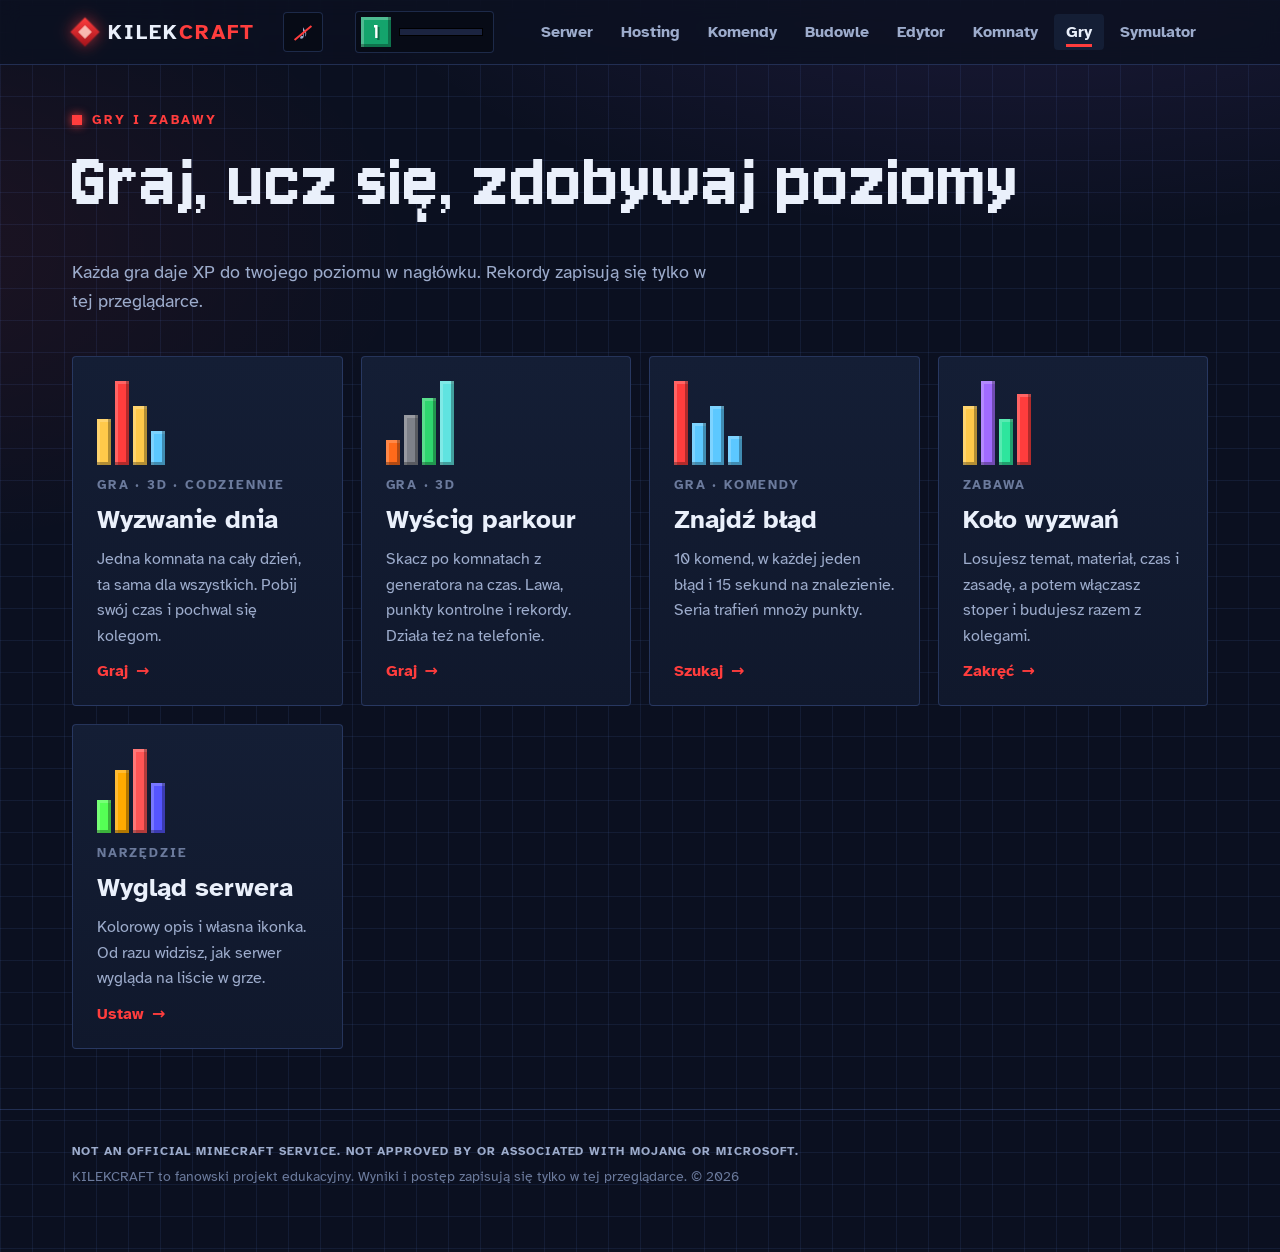
<file: gry.html>
<!DOCTYPE html>
<html lang="pl">
<head>
<meta charset="utf-8">
<meta name="viewport" content="width=device-width, initial-scale=1">
<title>Gry — KILEKCRAFT</title>
<meta name="description" content="Wyścig parkour, Znajdź błąd, Koło wyzwań i wygląd serwera. Gry o Minecrafcie po polsku.">
<link rel="icon" href="data:,">
<meta name="theme-color" content="#0b1020">
<link rel="preload" href="assets/fonts/jersey-10-latin-400-normal.woff2" as="font" type="font/woff2" crossorigin>
<link rel="stylesheet" href="assets/css/style.css">
</head>
<body>
<a class="skip" href="#main">Przejdź do treści</a>
<header class="top">
  <div class="wrap">
    <a class="logo" href="index.html" aria-label="KILEKCRAFT — strona główna"><span class="cube"></span><span>KILEK<b>CRAFT</b></span></a>
    <button class="menu-btn" aria-expanded="false" aria-controls="nav">Menu</button>
    <nav class="nav" id="nav" aria-label="Główne">
      <a href="serwer.html">Serwer</a>
      <a href="hosting.html">Hosting</a>
      <a href="komendy.html">Komendy</a>
      <a href="budowle.html">Budowle</a>
      <a href="edytor.html">Edytor</a>
      <a href="komnaty.html">Komnaty</a>
      <a href="gry.html" aria-current="page">Gry</a>
      <a href="symulator.html">Symulator</a>
    </nav>
  </div>
</header>

<main id="main" class="wrap">
  <div class="page-head">
    <div class="eyebrow">Gry i zabawy</div>
    <h1 data-anim="drop">Graj, ucz się, zdobywaj poziomy</h1>
    <p class="lead">Każda gra daje XP do twojego poziomu w nagłówku. Rekordy zapisują się tylko w tej przeglądarce.</p>
  </div>
  <div class="grid-4">
        <a class="panel tool-card reveal" href="wyzwanie.html">
          <div class="ico" aria-hidden="true"><i class="pix" style="--c:#ffc94a;--i:0;height:55%"></i><i class="pix" style="--c:#ff3d3d;--i:1;height:100%"></i><i class="pix" style="--c:#ffc94a;--i:2;height:70%"></i><i class="pix" style="--c:#5cc8ff;--i:3;height:40%"></i></div>
          <span class="num">GRA · 3D · CODZIENNIE</span>
          <h2 class="section-heading">Wyzwanie dnia</h2>
          <p>Jedna komnata na cały dzień, ta sama dla wszystkich. Pobij swój czas i pochwal się kolegom.</p>
          <span class="go">Graj <i>→</i></span>
        </a>
        <a class="panel tool-card reveal" href="parkour.html">
          <div class="ico" aria-hidden="true"><i class="pix" style="--c:#ff6a1a;--i:0;height:30%"></i><i class="pix" style="--c:#7e8189;--i:1;height:60%"></i><i class="pix" style="--c:#2fd66f;--i:2;height:80%"></i><i class="pix" style="--c:#5fe3e0;--i:3;height:100%"></i></div>
          <span class="num">GRA · 3D</span>
          <h2 class="section-heading">Wyścig parkour</h2>
          <p>Skacz po komnatach z generatora na czas. Lawa, punkty kontrolne i rekordy. Działa też na telefonie.</p>
          <span class="go">Graj <i>→</i></span>
        </a>
        <a class="panel tool-card reveal" href="bledy.html">
          <div class="ico" aria-hidden="true"><i class="pix" style="--c:#ff3d3d;--i:0;height:100%"></i><i class="pix" style="--c:#5cc8ff;--i:1;height:50%"></i><i class="pix" style="--c:#5cc8ff;--i:2;height:70%"></i><i class="pix" style="--c:#5cc8ff;--i:3;height:35%"></i></div>
          <span class="num">GRA · KOMENDY</span>
          <h2 class="section-heading">Znajdź błąd</h2>
          <p>10 komend, w każdej jeden błąd i 15 sekund na znalezienie. Seria trafień mnoży punkty.</p>
          <span class="go">Szukaj <i>→</i></span>
        </a>
        <a class="panel tool-card reveal" href="kolo.html">
          <div class="ico" aria-hidden="true"><i class="pix" style="--c:#ffc94a;--i:0;height:70%"></i><i class="pix" style="--c:#a06bff;--i:1;height:100%"></i><i class="pix" style="--c:#2ee59d;--i:2;height:55%"></i><i class="pix" style="--c:#ff3d3d;--i:3;height:85%"></i></div>
          <span class="num">ZABAWA</span>
          <h2 class="section-heading">Koło wyzwań</h2>
          <p>Losujesz temat, materiał, czas i zasadę, a potem włączasz stoper i budujesz razem z kolegami.</p>
          <span class="go">Zakręć <i>→</i></span>
        </a>
        <a class="panel tool-card reveal" href="motd.html">
          <div class="ico" aria-hidden="true"><i class="pix" style="--c:#55ff55;--i:0;height:40%"></i><i class="pix" style="--c:#ffaa00;--i:1;height:75%"></i><i class="pix" style="--c:#ff5555;--i:2;height:100%"></i><i class="pix" style="--c:#5555ff;--i:3;height:60%"></i></div>
          <span class="num">NARZĘDZIE</span>
          <h2 class="section-heading">Wygląd serwera</h2>
          <p>Kolorowy opis i własna ikonka. Od razu widzisz, jak serwer wygląda na liście w grze.</p>
          <span class="go">Ustaw <i>→</i></span>
        </a>
  </div>
</main>

<footer>
  <div class="wrap">
    <div class="disc">NOT AN OFFICIAL MINECRAFT SERVICE. NOT APPROVED BY OR ASSOCIATED WITH MOJANG OR MICROSOFT.</div>
    <p>KILEKCRAFT to fanowski projekt edukacyjny. Wyniki i postęp zapisują się tylko w tej przeglądarce. © <span data-year></span></p>
  </div>
</footer>
<script type="module" src="assets/js/gry.js"></script>
</body>
</html>
</file>
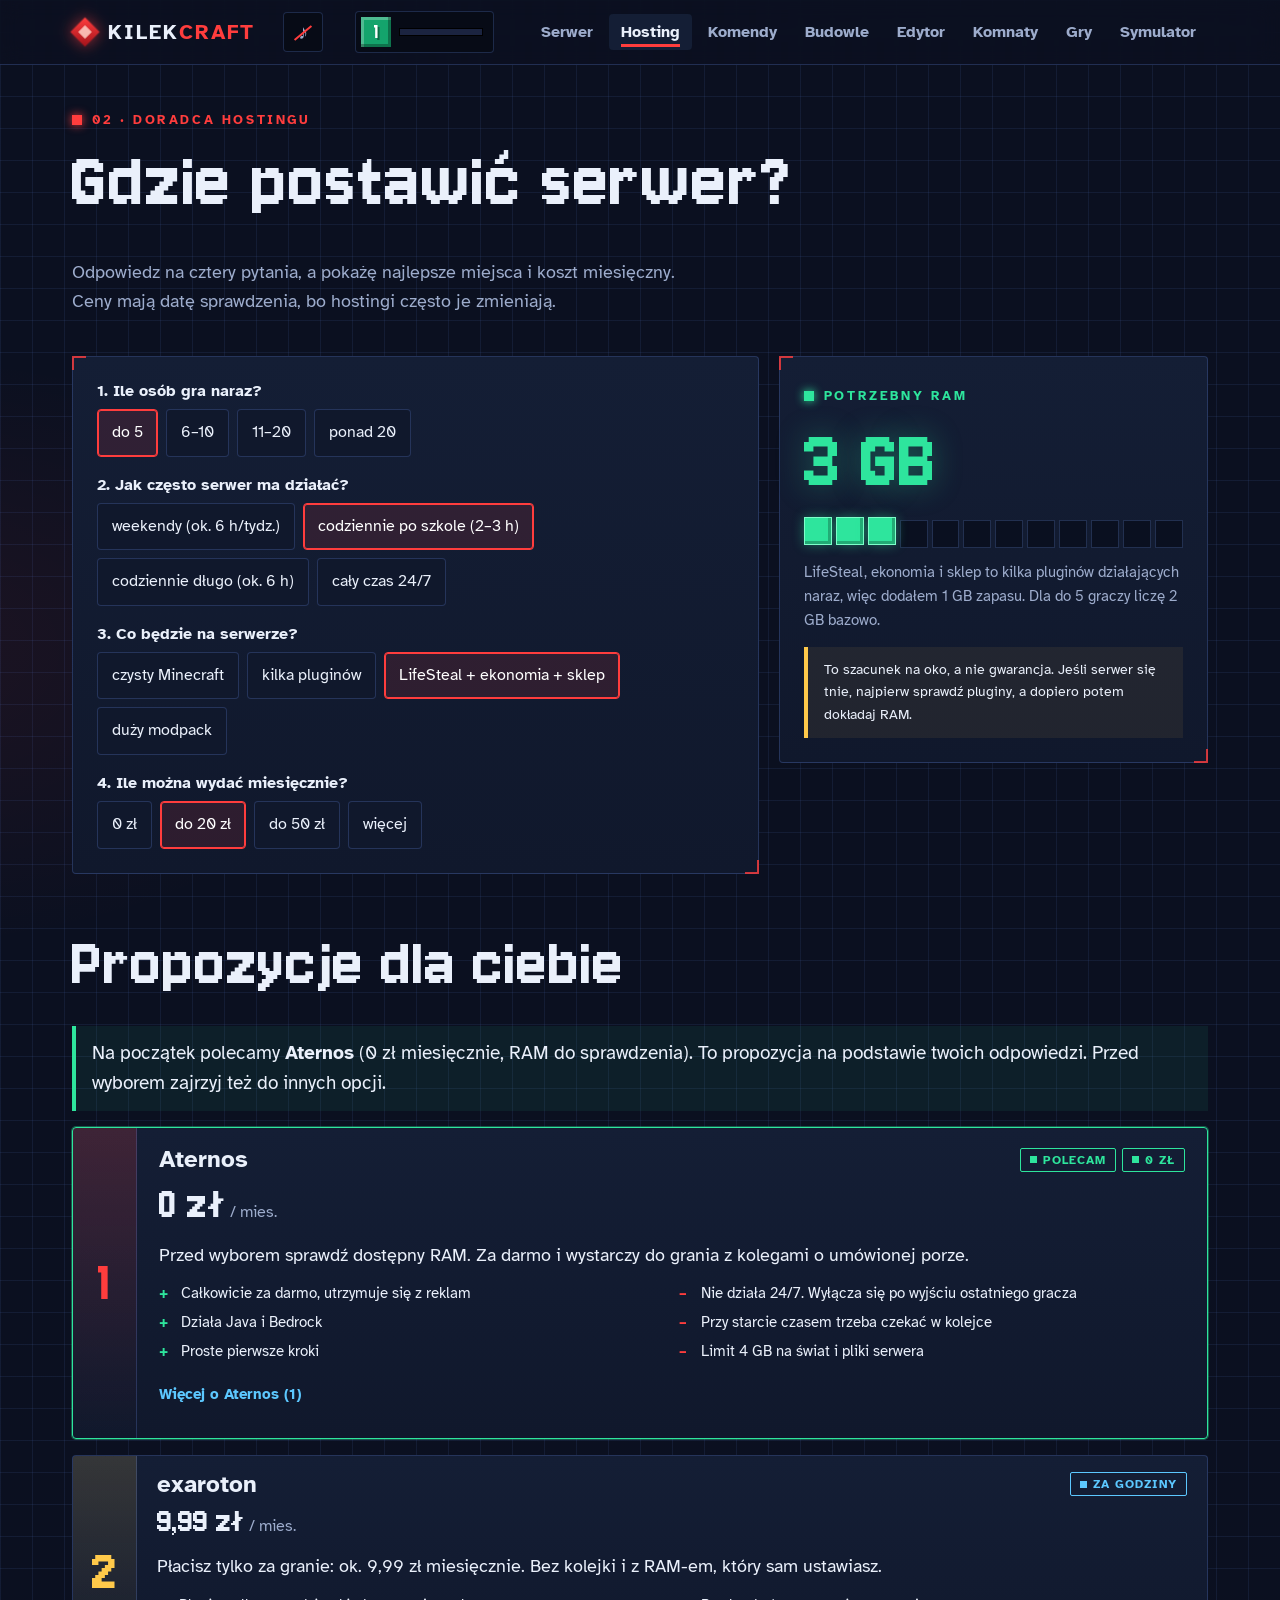
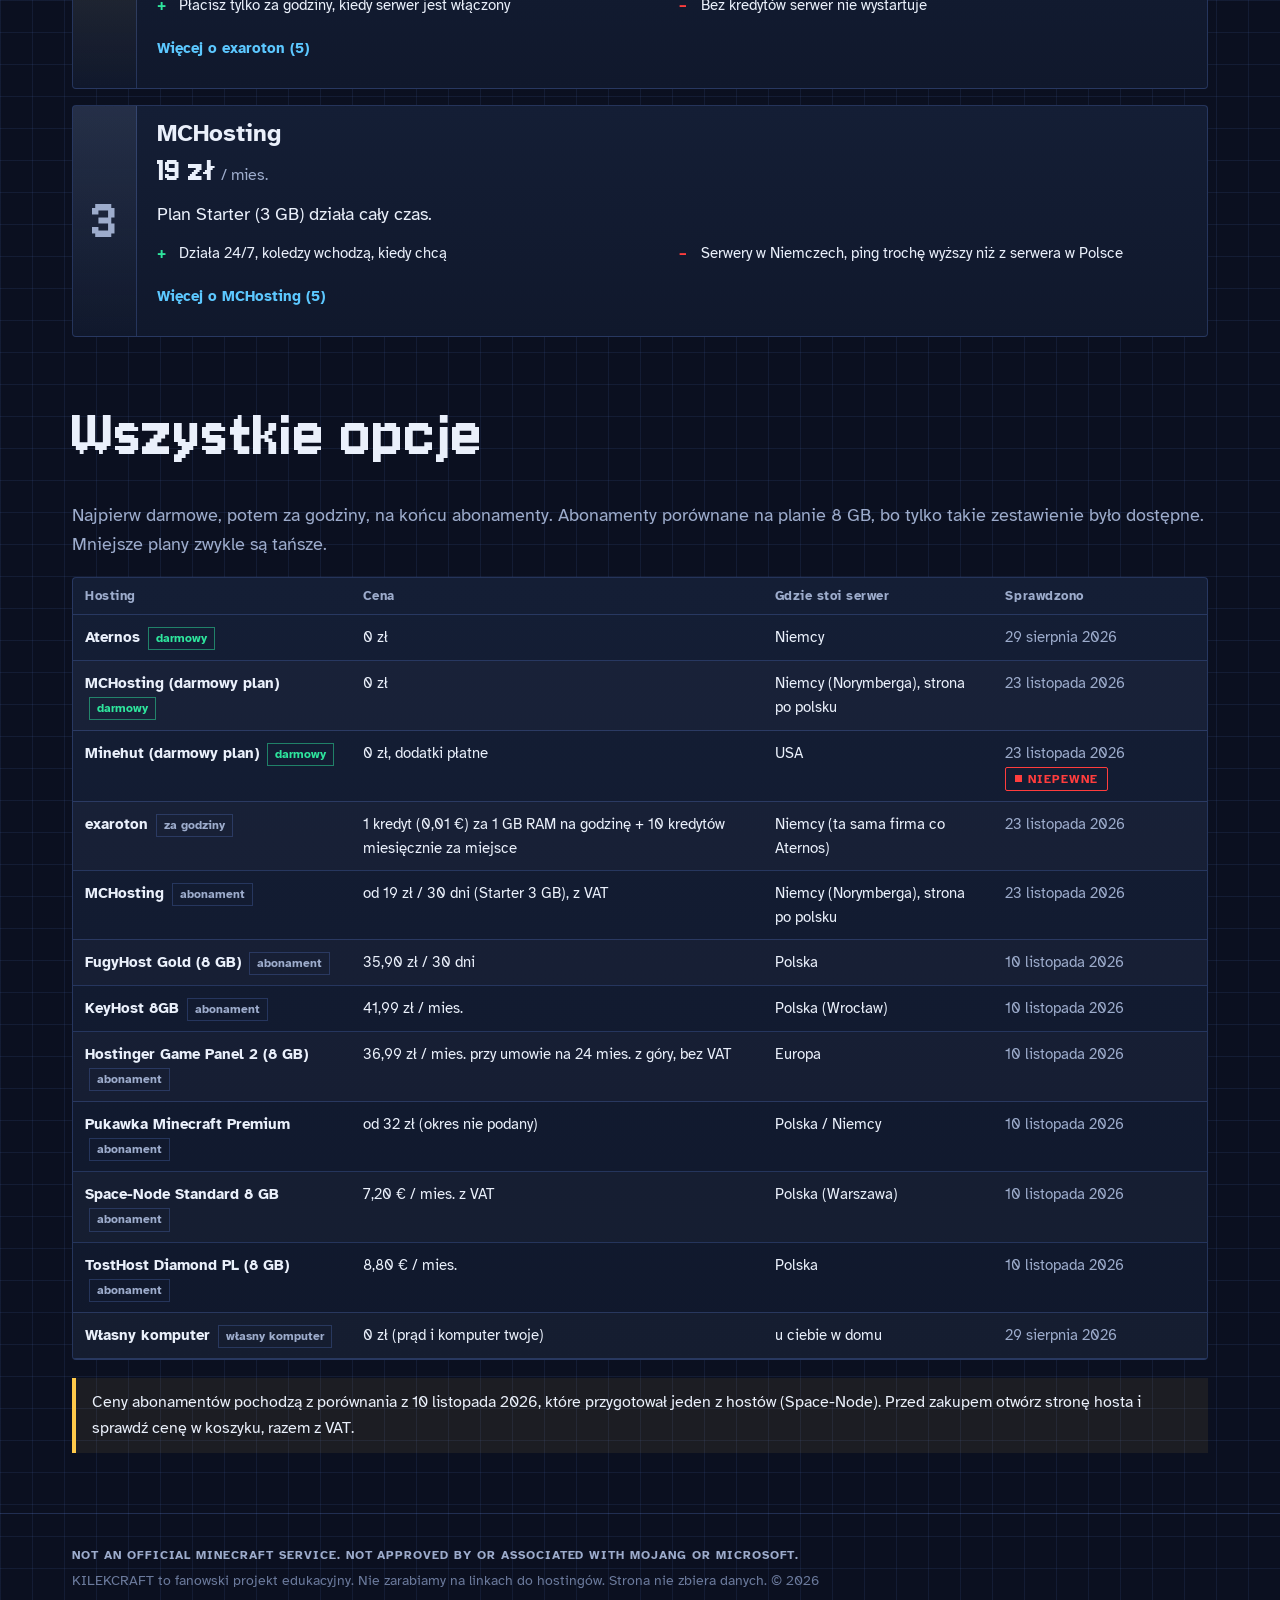
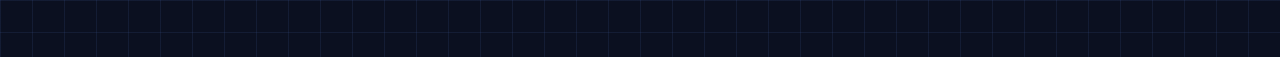
<file: hosting.html>
<!DOCTYPE html>
<html lang="pl">
<head>
<meta charset="utf-8">
<meta name="viewport" content="width=device-width, initial-scale=1">
<title>Doradca hostingu — KILEKCRAFT</title>
<meta name="description" content="Gdzie postawić serwer Minecraft Java? Odpowiedz na 4 pytania i porównaj Aternos, exaroton i polskie hostingi z cenami i datą sprawdzenia.">
<link rel="icon" href="data:,">
<meta name="theme-color" content="#0b1020">
<link rel="preload" href="assets/fonts/jersey-10-latin-400-normal.woff2" as="font" type="font/woff2" crossorigin>
<link rel="preload" href="assets/fonts/atkinson-hyperlegible-latin-400-normal.woff2" as="font" type="font/woff2" crossorigin>
<link rel="stylesheet" href="assets/css/style.css">
</head>
<body>
<a class="skip" href="#main">Przejdź do treści</a>
<header class="top">
  <div class="wrap">
    <a class="logo" href="index.html" aria-label="KILEKCRAFT — strona główna"><span class="cube"></span><span>KILEK<b>CRAFT</b></span></a>
    <button class="menu-btn" aria-expanded="false" aria-controls="nav">Menu</button>
    <nav class="nav" id="nav" aria-label="Główne">
      <a href="serwer.html">Serwer</a>
      <a href="hosting.html" aria-current="page">Hosting</a>
      <a href="komendy.html">Komendy</a>
      <a href="budowle.html">Budowle</a>
      <a href="edytor.html">Edytor</a>
      <a href="komnaty.html">Komnaty</a>
      <a href="gry.html">Gry</a>
      <a href="symulator.html">Symulator</a>
    </nav>
  </div>
</header>

<main id="main" class="wrap">
  <div class="page-head">
    <div class="eyebrow">02 · Doradca hostingu</div>
    <h1 data-anim="drop">Gdzie postawić serwer?</h1>
    <p class="lead">Odpowiedz na cztery pytania, a pokażę najlepsze miejsca i koszt miesięczny. Ceny mają datę sprawdzenia, bo hostingi często je zmieniają.</p>
  </div>

  <div class="adv">
    <form class="panel pad corner" id="quiz" aria-label="Pytania doradcy">
      <div class="field">
        <span class="lbl">1. Ile osób gra naraz?</span>
        <div class="chips" role="radiogroup">
          <label class="chip"><input type="radio" name="gracze" value="5" checked><span>do 5</span></label>
          <label class="chip"><input type="radio" name="gracze" value="10"><span>6–10</span></label>
          <label class="chip"><input type="radio" name="gracze" value="20"><span>11–20</span></label>
          <label class="chip"><input type="radio" name="gracze" value="40"><span>ponad 20</span></label>
        </div>
      </div>
      <div class="field">
        <span class="lbl">2. Jak często serwer ma działać?</span>
        <div class="chips">
          <label class="chip"><input type="radio" name="czas" value="24"><span>weekendy (ok. 6 h/tydz.)</span></label>
          <label class="chip"><input type="radio" name="czas" value="75" checked><span>codziennie po szkole (2–3 h)</span></label>
          <label class="chip"><input type="radio" name="czas" value="180"><span>codziennie długo (ok. 6 h)</span></label>
          <label class="chip"><input type="radio" name="czas" value="720"><span>cały czas 24/7</span></label>
        </div>
      </div>
      <div class="field">
        <span class="lbl">3. Co będzie na serwerze?</span>
        <div class="chips">
          <label class="chip"><input type="radio" name="dodatki" value="0"><span>czysty Minecraft</span></label>
          <label class="chip"><input type="radio" name="dodatki" value="1"><span>kilka pluginów</span></label>
          <label class="chip"><input type="radio" name="dodatki" value="2" checked><span>LifeSteal + ekonomia + sklep</span></label>
          <label class="chip"><input type="radio" name="dodatki" value="3"><span>duży modpack</span></label>
        </div>
      </div>
      <div class="field" style="margin-bottom:0">
        <span class="lbl">4. Ile można wydać miesięcznie?</span>
        <div class="chips">
          <label class="chip"><input type="radio" name="budzet" value="0"><span>0 zł</span></label>
          <label class="chip"><input type="radio" name="budzet" value="20" checked><span>do 20 zł</span></label>
          <label class="chip"><input type="radio" name="budzet" value="50"><span>do 50 zł</span></label>
          <label class="chip"><input type="radio" name="budzet" value="999"><span>więcej</span></label>
        </div>
      </div>
    </form>

    <aside class="panel pad corner ram" aria-live="polite">
      <div class="eyebrow" style="color:var(--emerald)">Potrzebny RAM</div>
      <div class="ram-big"><span id="ramNum">4</span> GB</div>
      <div class="ram-bar" id="ramBar" aria-hidden="true"></div>
      <p class="muted" id="ramWhy" style="font-size:15px;margin-top:12px"></p>
      <p class="note" style="font-size:14px;margin:0">To szacunek na oko, a nie gwarancja. Jeśli serwer się tnie, najpierw sprawdź pluginy, a dopiero potem dokładaj RAM.</p>
    </aside>
  </div>

  <h2 data-anim style="margin-top:56px">Propozycje dla ciebie</h2>
  <p class="hs-pick" id="pick" aria-live="polite"></p>
  <div class="results" id="results"></div>

  <section style="margin-top:64px">
    <h2 data-anim="slide">Wszystkie opcje</h2>
    <p class="muted">Najpierw darmowe, potem za godziny, na końcu abonamenty. Abonamenty porównane na planie 8 GB, bo tylko takie zestawienie było dostępne. Mniejsze plany zwykle są tańsze.</p>
    <div class="tbl-wrap panel"><table class="tbl" id="allTbl"></table></div>
    <p class="note" style="margin-top:18px">Ceny abonamentów pochodzą z porównania z 10 listopada 2026, które przygotował jeden z hostów (Space-Node). Przed zakupem otwórz stronę hosta i sprawdź cenę w koszyku, razem z VAT.</p>
  </section>
</main>

<footer>
  <div class="wrap">
    <div class="disc">NOT AN OFFICIAL MINECRAFT SERVICE. NOT APPROVED BY OR ASSOCIATED WITH MOJANG OR MICROSOFT.</div>
    <p>KILEKCRAFT to fanowski projekt edukacyjny. Nie zarabiamy na linkach do hostingów. Strona nie zbiera danych. © <span data-year></span></p>
  </div>
</footer>
<script type="module" src="assets/js/hosting.js"></script>
</body>
</html>
</file>
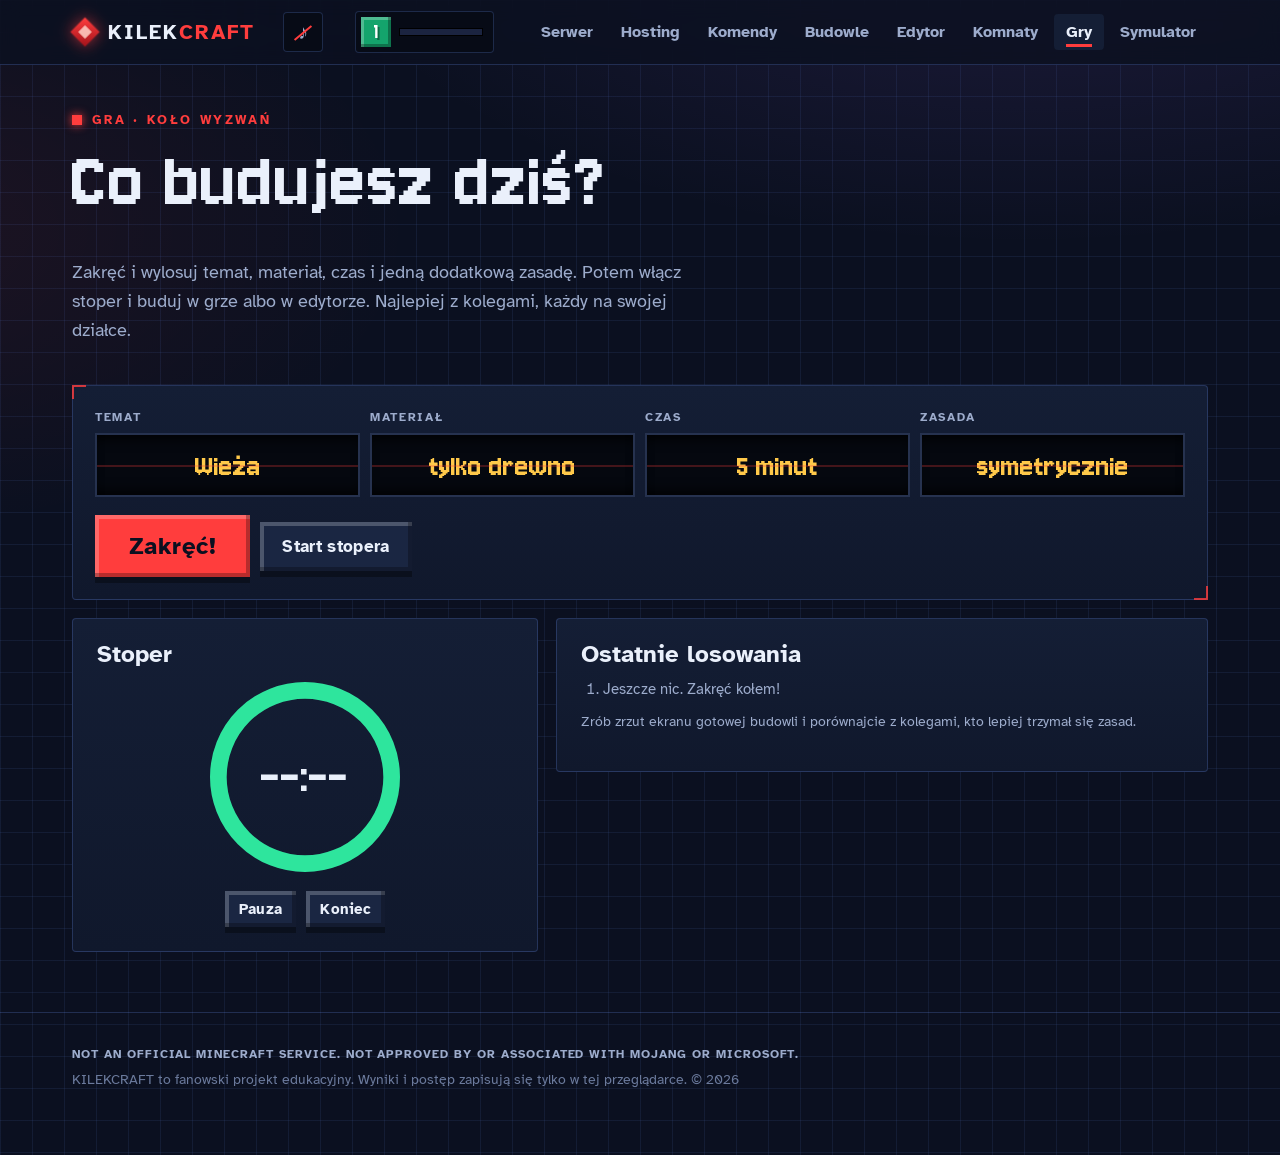
<file: kolo.html>
<!DOCTYPE html>
<html lang="pl">
<head>
<meta charset="utf-8">
<meta name="viewport" content="width=device-width, initial-scale=1">
<title>Koło wyzwań budowlanych — KILEKCRAFT</title>
<meta name="description" content="Wylosuj temat, materiał, czas i zasadę budowania. Stoper, historia losowań i wyzwania dla kolegów.">
<link rel="icon" href="data:,">
<meta name="theme-color" content="#0b1020">
<link rel="preload" href="assets/fonts/jersey-10-latin-400-normal.woff2" as="font" type="font/woff2" crossorigin>
<link rel="stylesheet" href="assets/css/style.css">
</head>
<body>
<a class="skip" href="#main">Przejdź do treści</a>
<header class="top">
  <div class="wrap">
    <a class="logo" href="index.html" aria-label="KILEKCRAFT — strona główna"><span class="cube"></span><span>KILEK<b>CRAFT</b></span></a>
    <button class="menu-btn" aria-expanded="false" aria-controls="nav">Menu</button>
    <nav class="nav" id="nav" aria-label="Główne">
      <a href="serwer.html">Serwer</a>
      <a href="hosting.html">Hosting</a>
      <a href="komendy.html">Komendy</a>
      <a href="budowle.html">Budowle</a>
      <a href="edytor.html">Edytor</a>
      <a href="komnaty.html">Komnaty</a>
      <a href="gry.html" aria-current="page">Gry</a>
      <a href="symulator.html">Symulator</a>
    </nav>
  </div>
</header>

<main id="main" class="wrap">
  <div class="page-head">
    <div class="eyebrow">Gra · Koło wyzwań</div>
    <h1 data-anim="drop">Co budujesz dziś?</h1>
    <p class="lead">Zakręć i wylosuj temat, materiał, czas i jedną dodatkową zasadę. Potem włącz stoper i buduj w grze albo w edytorze. Najlepiej z kolegami, każdy na swojej działce.</p>
  </div>

  <div class="slot panel corner">
    <div class="reels" id="reels" aria-hidden="true">
      <div class="reel"><span class="rl">Temat</span><div class="win"><div class="strip" id="r0"></div></div></div>
      <div class="reel"><span class="rl">Materiał</span><div class="win"><div class="strip" id="r1"></div></div></div>
      <div class="reel"><span class="rl">Czas</span><div class="win"><div class="strip" id="r2"></div></div></div>
      <div class="reel"><span class="rl">Zasada</span><div class="win"><div class="strip" id="r3"></div></div></div>
    </div>
    <p id="drawResult" class="sr" role="status"></p>
    <div class="slot-btns">
      <button type="button" class="btn spin-btn" id="spin">Zakręć!</button>
      <button type="button" class="btn ghost" id="timerBtn" disabled>Start stopera</button>
    </div>
  </div>

  <section class="panel pad" id="challengeProject" aria-labelledby="projectName" hidden>
    <h2 class="section-heading" id="projectName"></h2>
    <p id="projectPlan"></p>
    <p class="muted small" id="projectTip"></p>
    <a class="btn sm" id="projectEditor" href="edytor.html">Buduj w edytorze</a>
  </section>

  <div class="kolo-grid">
    <div class="panel pad timer-box">
      <h2 class="section-heading">Stoper</h2>
      <p id="timerStatus" class="sr" role="status"></p>
      <div class="ring"><svg viewBox="0 0 120 120" aria-hidden="true"><circle cx="60" cy="60" r="52" class="rbg"/><circle cx="60" cy="60" r="52" class="rfg" id="ring"/></svg><b id="clock">--:--</b></div>
      <div class="copy-row" style="justify-content:center"><button type="button" class="btn ghost sm" id="pause" disabled>Pauza</button><button type="button" class="btn ghost sm" id="stopT" disabled>Koniec</button></div>
    </div>
    <div class="panel pad">
      <h2 class="section-heading">Ostatnie losowania</h2>
      <ol class="hist" id="hist"></ol>
      <p class="muted small">Zrób zrzut ekranu gotowej budowli i porównajcie z kolegami, kto lepiej trzymał się zasad.</p>
    </div>
  </div>
</main>

<footer>
  <div class="wrap">
    <div class="disc">NOT AN OFFICIAL MINECRAFT SERVICE. NOT APPROVED BY OR ASSOCIATED WITH MOJANG OR MICROSOFT.</div>
    <p>KILEKCRAFT to fanowski projekt edukacyjny. Wyniki i postęp zapisują się tylko w tej przeglądarce. © <span data-year></span></p>
  </div>
</footer>
<script type="module" src="assets/js/kolo.js"></script>
</body>
</html>
</file>
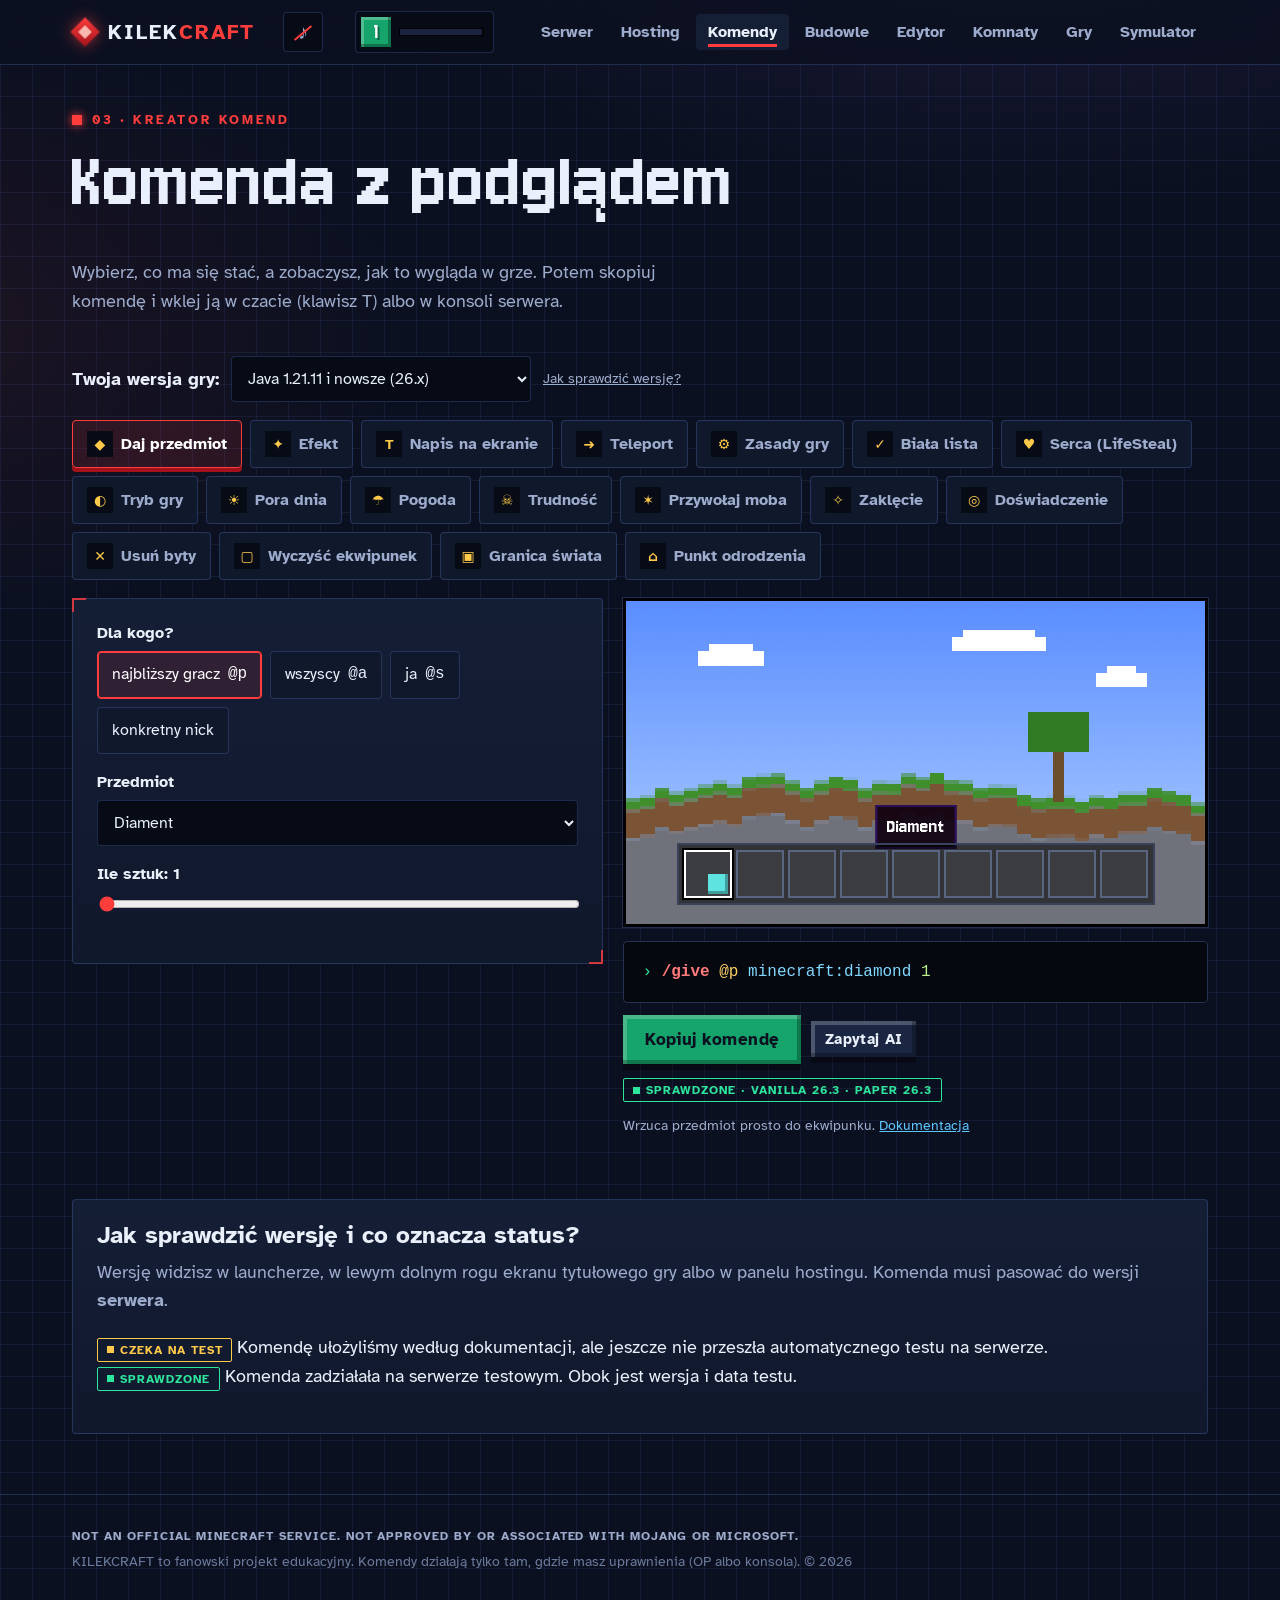
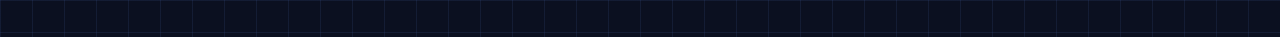
<file: komendy.html>
<!DOCTYPE html>
<html lang="pl">
<head>
<meta charset="utf-8">
<meta name="viewport" content="width=device-width, initial-scale=1">
<title>Kreator komend Minecraft Java — KILEKCRAFT</title>
<meta name="description" content="Twórz komendy Minecraft Java z podglądem: /give, /effect, /title, /tp, /gamerule (nowe nazwy od 1.21.11) i biała lista.">
<link rel="icon" href="data:,">
<meta name="theme-color" content="#0b1020">
<link rel="stylesheet" href="assets/css/style.css">
</head>
<body>
<a class="skip" href="#main">Przejdź do treści</a>
<header class="top">
  <div class="wrap">
    <a class="logo" href="index.html" aria-label="KILEKCRAFT — strona główna"><span class="cube"></span><span>KILEK<b>CRAFT</b></span></a>
    <button class="menu-btn" aria-expanded="false" aria-controls="nav">Menu</button>
    <nav class="nav" id="nav" aria-label="Główne">
      <a href="serwer.html">Serwer</a>
      <a href="hosting.html">Hosting</a>
      <a href="komendy.html" aria-current="page">Komendy</a>
      <a href="budowle.html">Budowle</a>
      <a href="edytor.html">Edytor</a>
      <a href="komnaty.html">Komnaty</a>
      <a href="gry.html">Gry</a>
      <a href="symulator.html">Symulator</a>
    </nav>
  </div>
</header>

<main id="main" class="wrap">
  <div class="page-head">
    <div class="eyebrow">03 · Kreator komend</div>
    <h1 data-anim="drop">Komenda z podglądem</h1>
    <p class="lead">Wybierz, co ma się stać, a zobaczysz, jak to wygląda w grze. Potem skopiuj komendę i wklej ją w czacie (klawisz T) albo w konsoli serwera.</p>
  </div>

  <div class="ver-row">
    <label class="lbl-inline" for="ver">Twoja wersja gry:</label>
    <select id="ver" style="max-width:300px"></select>
    <a class="muted small" href="#jak-sprawdzic">Jak sprawdzić wersję?</a>
  </div>

  <div class="tabs" id="tabs" role="tablist" aria-label="Rodzaj komendy"></div>

  <div class="cmd-grid" id="cmd-panel" role="tabpanel">
    <form class="panel pad corner" id="form" aria-label="Ustawienia komendy" onsubmit="return false"></form>
    <div class="cmd-right">
      <div class="screen" id="screen" aria-hidden="true">
        <canvas id="land" width="160" height="90"></canvas>
        <div class="scr-layer" id="scr"></div>
      </div>
      <div class="console" id="out" aria-live="polite"></div>
      <div class="copy-row">
        <button class="btn em" id="copy" type="button">Kopiuj komendę</button>
        <button class="btn ghost sm" id="ai" type="button">Zapytaj AI</button>
        <span id="status"></span>
      </div>
      <p class="muted small" id="desc" style="margin-top:12px"></p>
    </div>
  </div>

  <section class="panel pad" id="jak-sprawdzic" style="margin-top:48px">
    <h2 class="section-heading">Jak sprawdzić wersję i co oznacza status?</h2>
    <p class="muted">Wersję widzisz w launcherze, w lewym dolnym rogu ekranu tytułowego gry albo w panelu hostingu. Komenda musi pasować do wersji <b>serwera</b>.</p>
    <p><span class="badge wait">czeka na test</span> Komendę ułożyliśmy według dokumentacji, ale jeszcze nie przeszła automatycznego testu na serwerze.<br>
    <span class="badge ok">sprawdzone</span> Komenda zadziałała na serwerze testowym. Obok jest wersja i data testu.</p>
  </section>
</main>

<footer>
  <div class="wrap">
    <div class="disc">NOT AN OFFICIAL MINECRAFT SERVICE. NOT APPROVED BY OR ASSOCIATED WITH MOJANG OR MICROSOFT.</div>
    <p>KILEKCRAFT to fanowski projekt edukacyjny. Komendy działają tylko tam, gdzie masz uprawnienia (OP albo konsola). © <span data-year></span></p>
  </div>
</footer>
<script type="module" src="assets/js/komendy.js"></script>
</body>
</html>
</file>
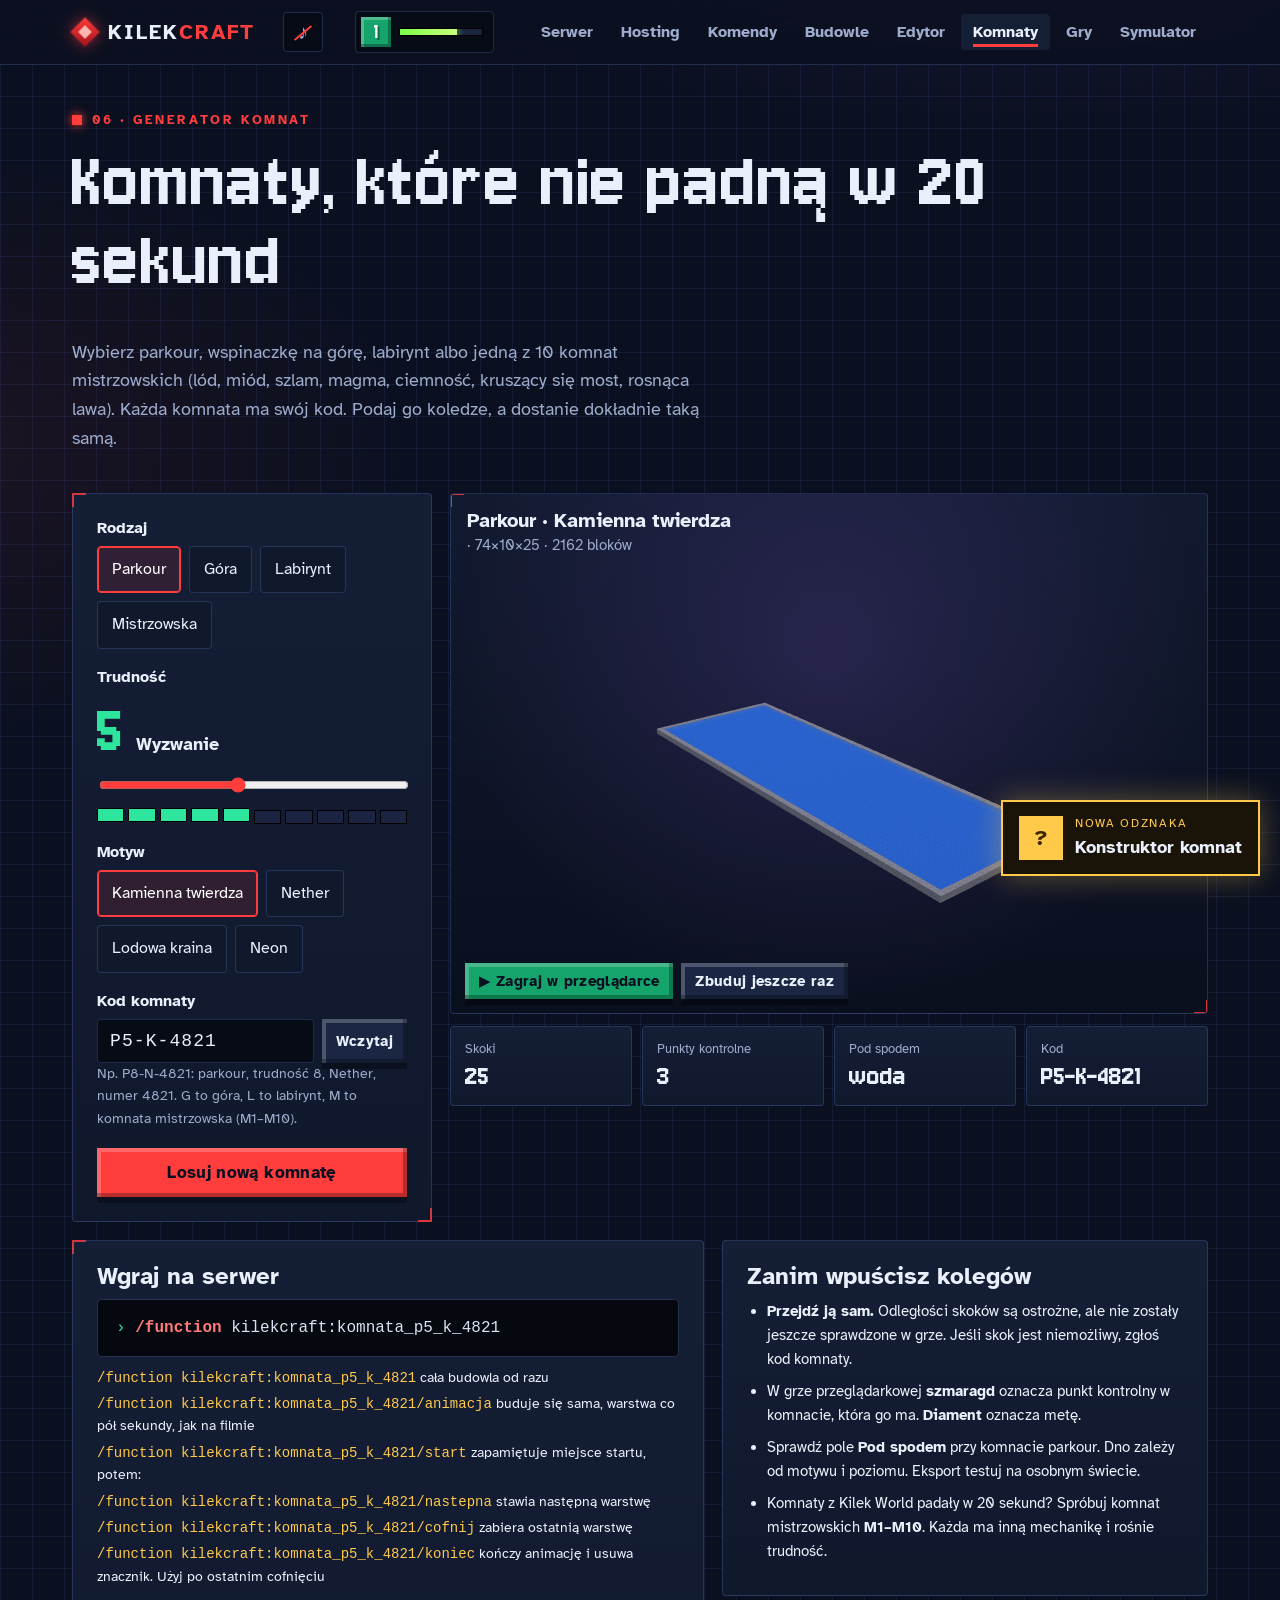
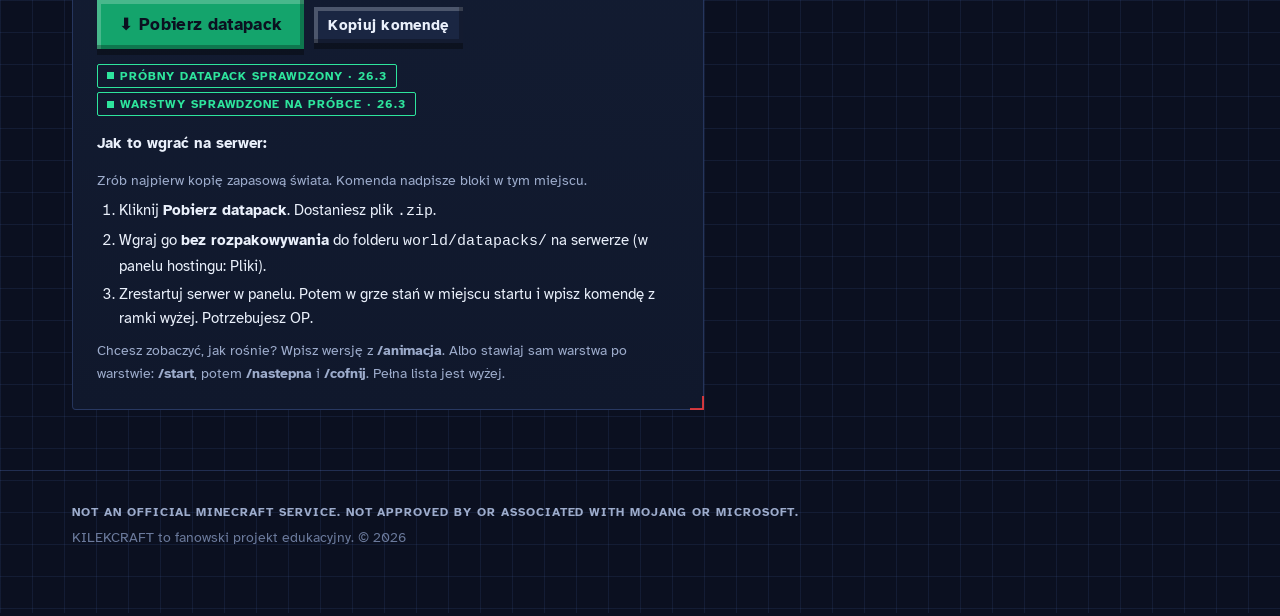
<file: komnaty.html>
<!DOCTYPE html>
<html lang="pl">
<head>
<meta charset="utf-8">
<meta name="viewport" content="width=device-width, initial-scale=1">
<title>Generator komnat-wyzwań — KILEKCRAFT</title>
<meta name="description" content="Wygeneruj parkour, górę do wspinaczki albo labirynt o trudności 1–10, obejrzyj w 3D i wgraj na swój serwer Minecraft Java jako datapack.">
<link rel="icon" href="data:,">
<meta name="theme-color" content="#0b1020">
<link rel="preload" href="assets/fonts/jersey-10-latin-400-normal.woff2" as="font" type="font/woff2" crossorigin>
<link rel="stylesheet" href="assets/css/style.css">
<script type="importmap">{"imports":{"three":"./vendor/three.module.js","three/addons/":"./vendor/addons/"}}</script>
</head>
<body>
<a class="skip" href="#main">Przejdź do treści</a>
<header class="top">
  <div class="wrap">
    <a class="logo" href="index.html" aria-label="KILEKCRAFT — strona główna"><span class="cube"></span><span>KILEK<b>CRAFT</b></span></a>
    <button class="menu-btn" aria-expanded="false" aria-controls="nav">Menu</button>
    <nav class="nav" id="nav" aria-label="Główne">
      <a href="serwer.html">Serwer</a>
      <a href="hosting.html">Hosting</a>
      <a href="komendy.html">Komendy</a>
      <a href="budowle.html">Budowle</a>
      <a href="edytor.html">Edytor</a>
      <a href="komnaty.html" aria-current="page">Komnaty</a>
      <a href="gry.html">Gry</a>
      <a href="symulator.html">Symulator</a>
    </nav>
  </div>
</header>

<main id="main" class="wrap">
  <div class="page-head">
    <div class="eyebrow">06 · Generator komnat</div>
    <h1 data-anim="drop">Komnaty, które nie padną w 20 sekund</h1>
    <p class="lead">Wybierz parkour, wspinaczkę na górę, labirynt albo jedną z 10 komnat mistrzowskich (lód, miód, szlam, magma, ciemność, kruszący się most, rosnąca lawa). Każda komnata ma swój kod. Podaj go koledze, a dostanie dokładnie taką samą.</p>
  </div>

  <div class="km">
    <form class="panel pad corner km-ctrl" id="form" onsubmit="return false" aria-label="Ustawienia komnaty">
      <div class="field"><span class="lbl">Rodzaj</span>
        <div class="chips">
          <label class="chip"><input type="radio" name="type" value="parkour" checked><span>Parkour</span></label>
          <label class="chip"><input type="radio" name="type" value="gora"><span>Góra</span></label>
          <label class="chip"><input type="radio" name="type" value="labirynt"><span>Labirynt</span></label>
          <label class="chip"><input type="radio" name="type" value="mistrz"><span>Mistrzowska</span></label>
        </div>
      </div>
      <div class="field km-mlist" id="mList" hidden><span class="lbl" id="mListLbl">Komnata mistrzowska</span>
        <div class="km-mgrid" role="group" aria-labelledby="mListLbl"></div>
      </div>
      <div class="field">
        <label for="diff" class="lbl" id="diffLbl">Trudność</label>
        <div class="diff-show"><b id="diffNum">5</b><span id="diffName">Wyzwanie</span></div>
        <input type="range" id="diff" name="diff" min="1" max="10" value="5">
        <div class="diff-skulls" id="skulls" aria-hidden="true"></div>
      </div>
      <div class="field"><span class="lbl">Motyw</span>
        <div class="chips" id="themes"></div>
      </div>
      <div class="field">
        <label for="code" class="lbl">Kod komnaty</label>
        <div class="code-row"><input type="text" id="code" autocomplete="off" spellcheck="false" aria-describedby="codeHelp"><button type="button" class="btn sm ghost" id="load">Wczytaj</button></div>
        <p class="muted small" id="codeHelp">Np. P8-N-4821: parkour, trudność 8, Nether, numer 4821. G to góra, L to labirynt, M to komnata mistrzowska (M1–M10).</p>
      </div>
      <button type="button" class="btn" id="roll" style="width:100%;justify-content:center">Losuj nową komnatę</button>
    </form>

    <div>
      <div class="viewer panel corner km-view" id="viewer">
        <div class="v-info"><b id="kTitle"></b><span id="kSize" class="muted"></span></div>
        <div class="v-poster" id="poster">Ładowanie 3D…</div>
        <div class="v-ctrl"><a class="btn sm em" id="playLink" href="parkour.html">▶ Zagraj w przeglądarce</a><button class="btn sm ghost" type="button" id="replay">Zbuduj jeszcze raz</button></div>
      </div>
      <div class="km-stats" id="stats"></div>
      <div class="panel pad km-minfo" id="mInfo" hidden aria-live="polite"></div>
    </div>
  </div>

  <section class="ed-bottom">
    <div class="panel pad corner">
      <h2 class="section-heading">Wgraj na serwer</h2>
      <div class="console" id="fnCmd"></div>
      <div id="fnModes"></div>
      <section id="kmMechanics" hidden>
        <h3 class="section-heading">Runda z mechanikami</h3>
        <p class="note small">Użyj kopii testowej świata. Pole budowy musi być puste i wczytane. W tej komnacie gra jedna osoba naraz.</p>
        <p class="muted small">Po przygotowaniu użyj funkcji <code>runda</code>. Funkcja <code>reset</code> przenosi na start, <code>stop</code> zatrzymuje efekty i lawę, a <code>sprzataj</code> usuwa komnatę. Sprzątaj po wyjściu z komnaty.</p>
        <div class="console" id="kmMechanicActions"></div>
        <p id="kmMechanicStatus"><span class="badge wait">mechaniki czekają na test</span></p>
      </section>
      <div class="copy-row">
        <button class="btn em" type="button" id="dl">⬇ Pobierz datapack</button>
        <button class="btn ghost sm" type="button" id="copyFn">Kopiuj komendę</button>
        <span id="packStatus"></span>
      </div>
      <div id="expHelp"></div>
    </div>
    <div class="panel pad">
      <h2 class="section-heading">Zanim wpuścisz kolegów</h2>
      <ul class="tips">
        <li><b>Przejdź ją sam.</b> Odległości skoków są ostrożne, ale nie zostały jeszcze sprawdzone w grze. Jeśli skok jest niemożliwy, zgłoś kod komnaty.</li>
        <li>W grze przeglądarkowej <b>szmaragd</b> oznacza punkt kontrolny w komnacie, która go ma. <b>Diament</b> oznacza metę.</li>
        <li>Sprawdź pole <b>Pod spodem</b> przy komnacie parkour. Dno zależy od motywu i poziomu. Eksport testuj na osobnym świecie.</li>
        <li>Komnaty z Kilek World padały w 20 sekund? Spróbuj komnat mistrzowskich <b>M1–M10</b>. Każda ma inną mechanikę i rośnie trudność.</li>
      </ul>
    </div>
  </section>
</main>

<footer>
  <div class="wrap">
    <div class="disc">NOT AN OFFICIAL MINECRAFT SERVICE. NOT APPROVED BY OR ASSOCIATED WITH MOJANG OR MICROSOFT.</div>
    <p>KILEKCRAFT to fanowski projekt edukacyjny. © <span data-year></span></p>
  </div>
</footer>
<script type="module" src="assets/js/komnaty.js"></script>
</body>
</html>
</file>
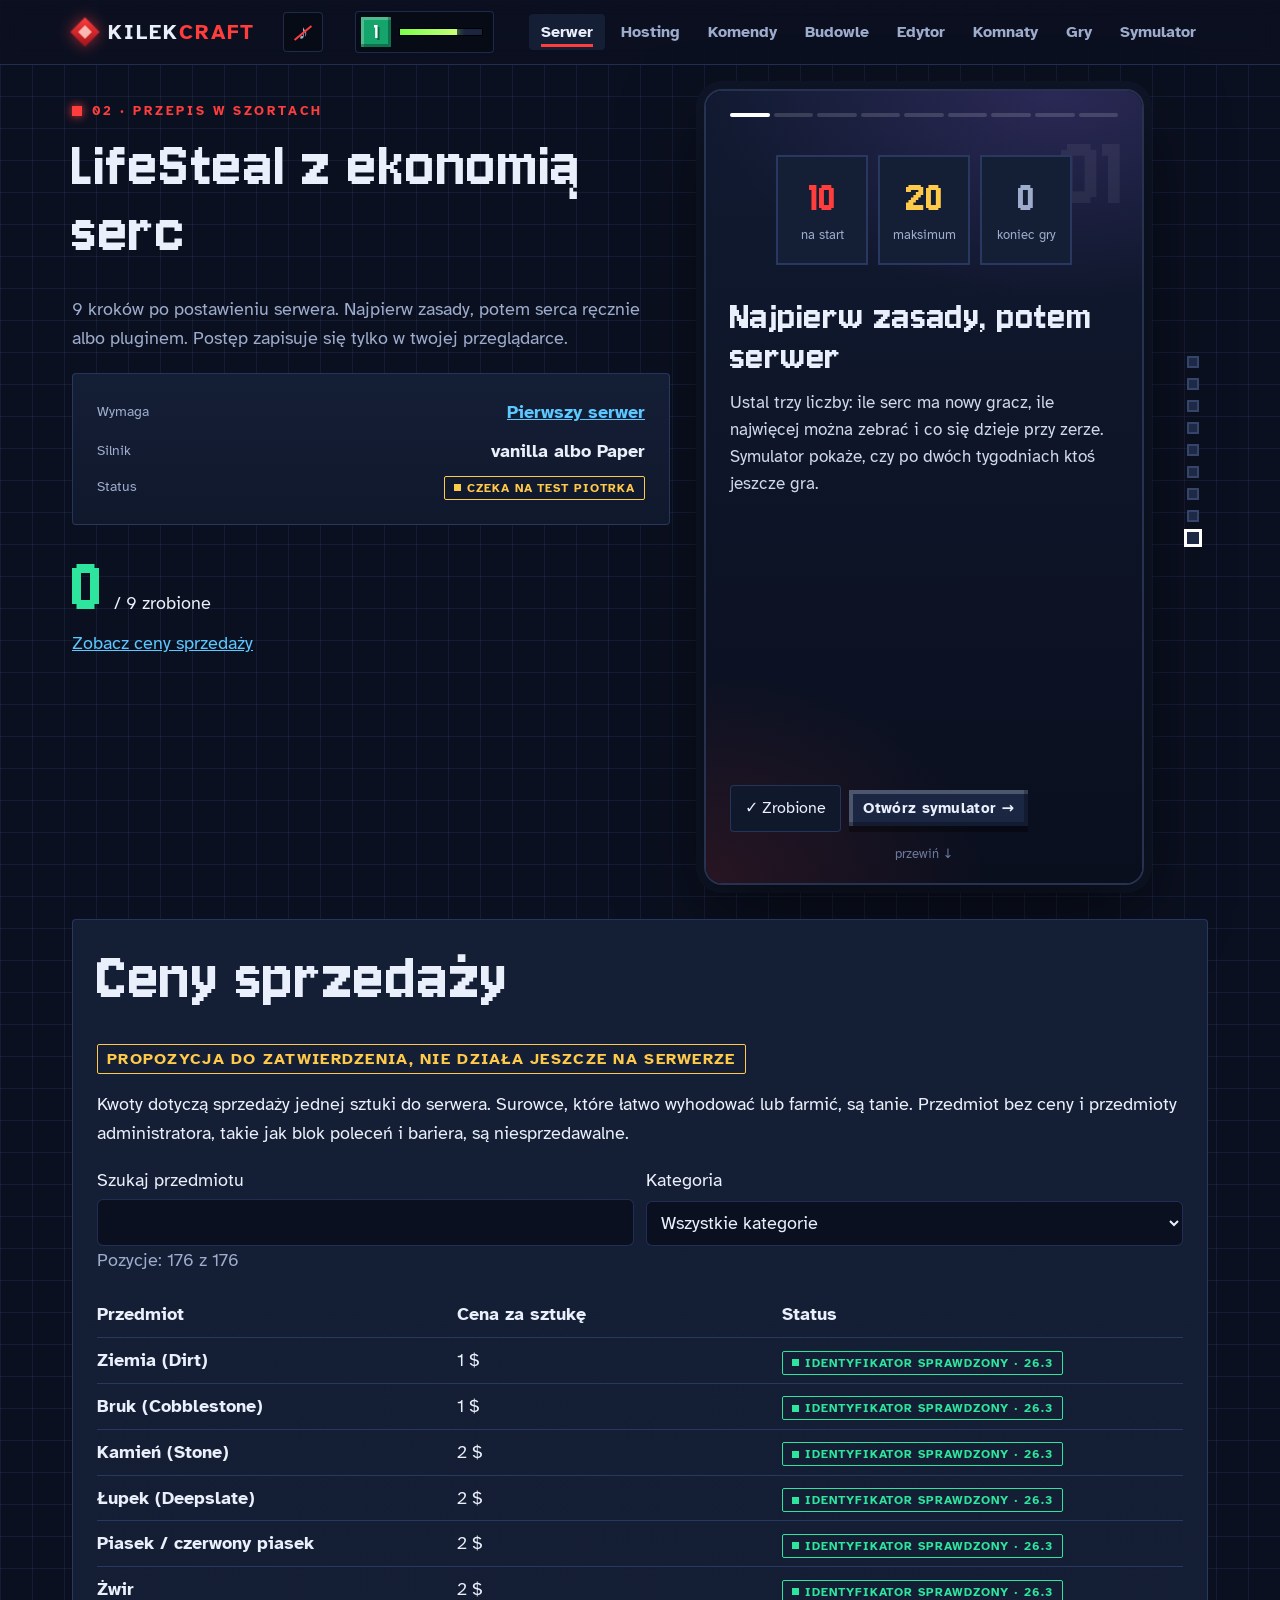
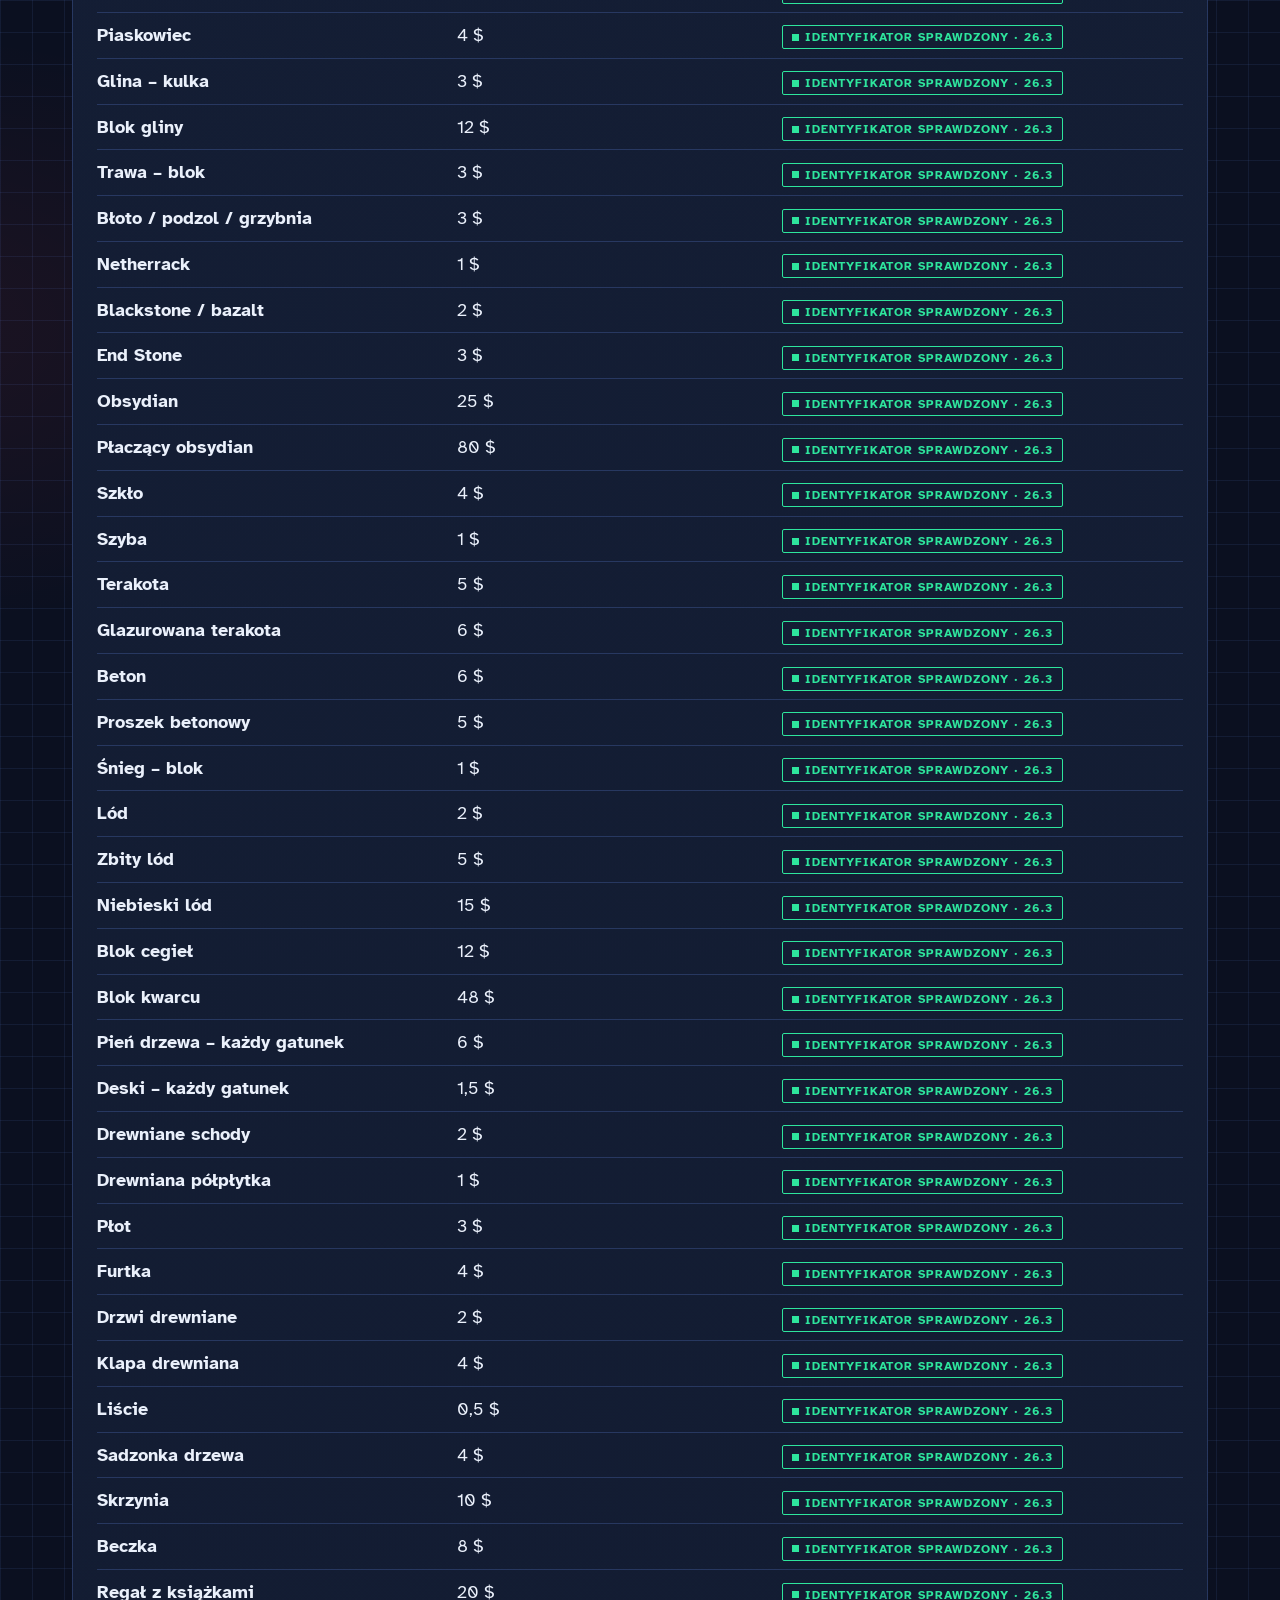
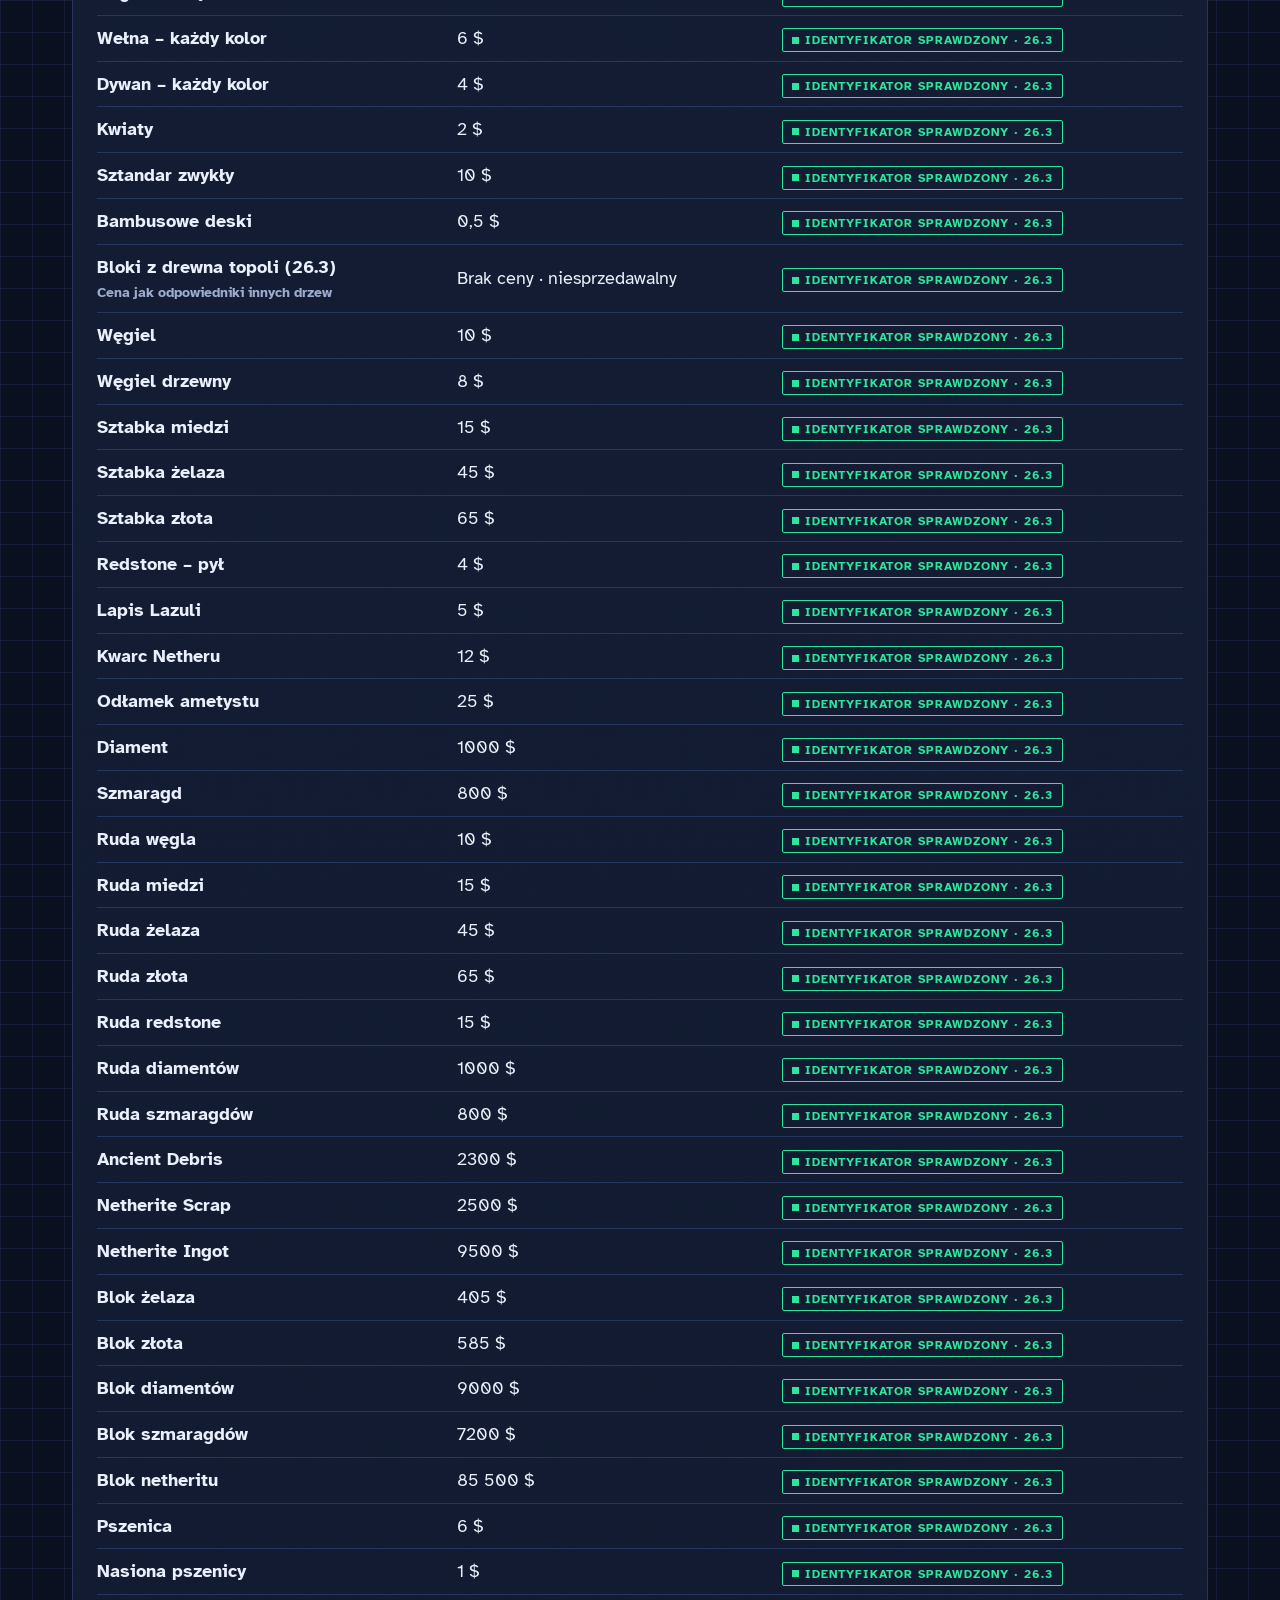
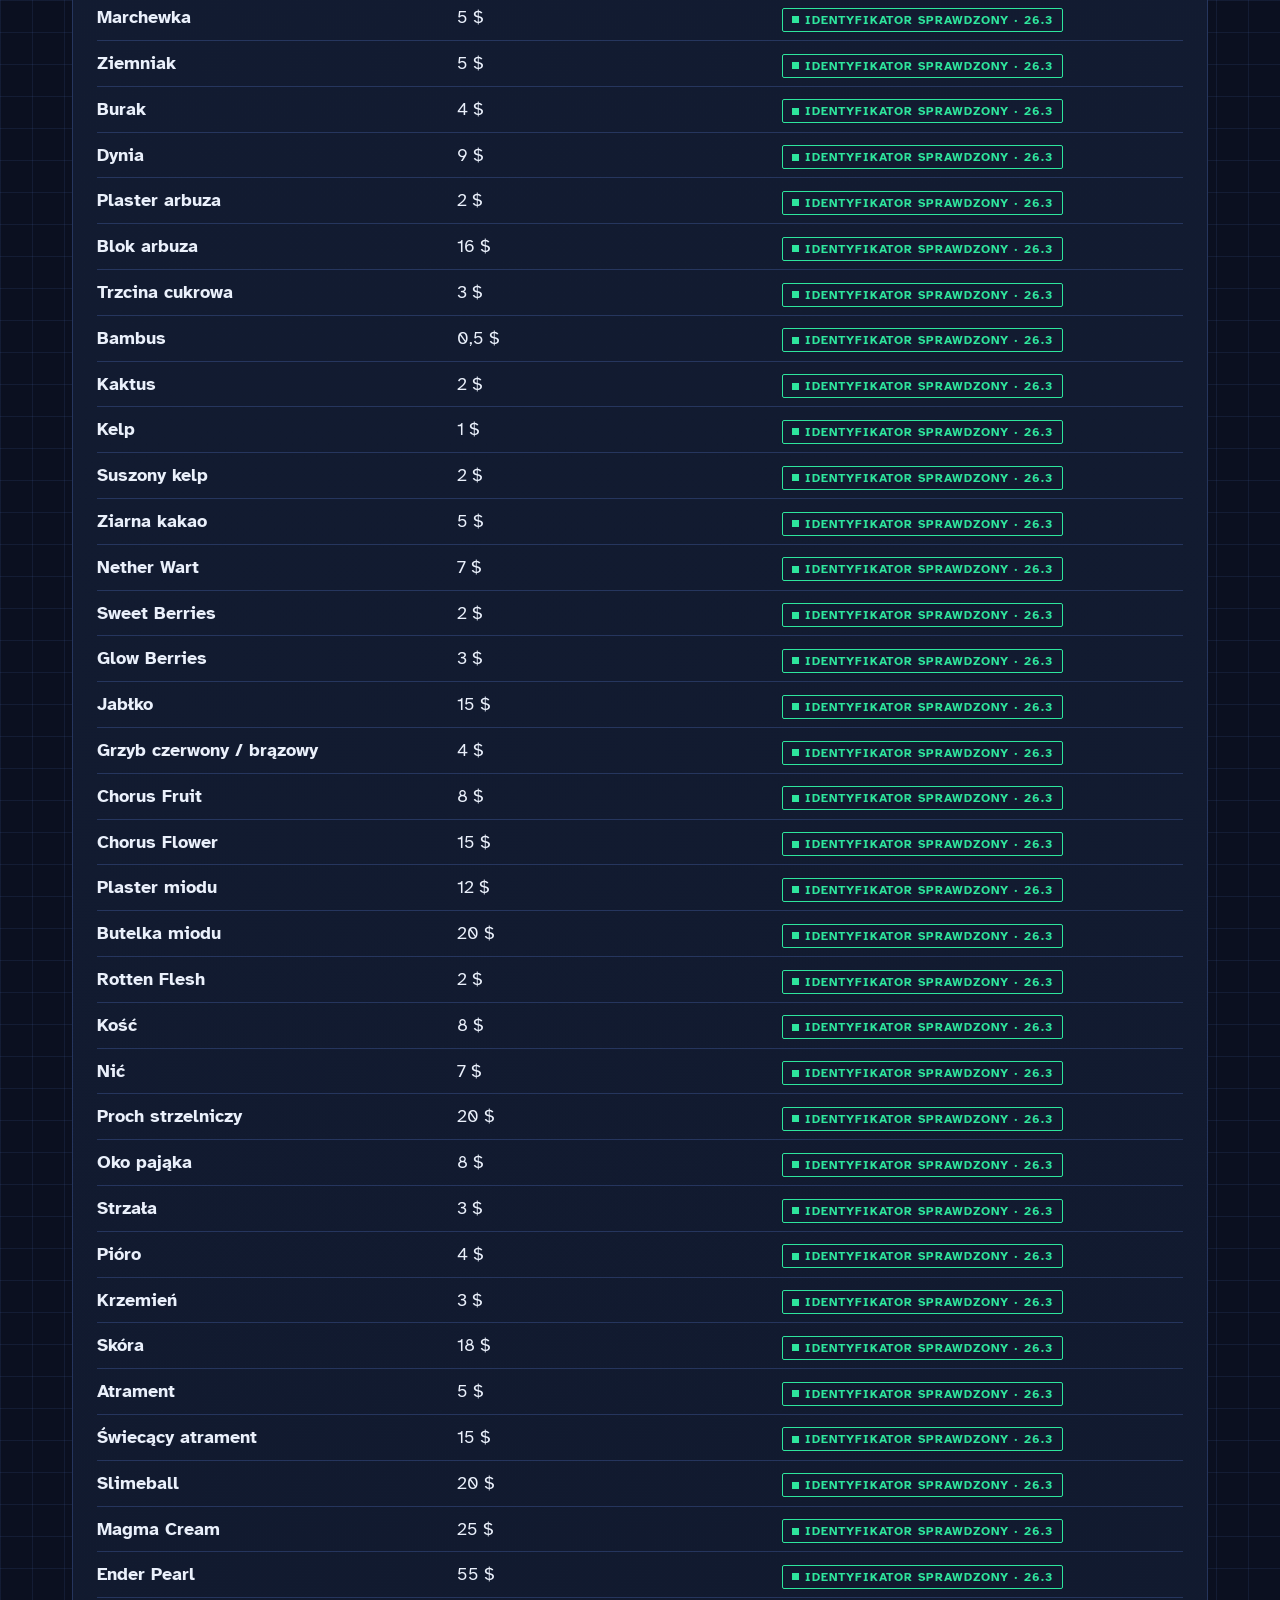
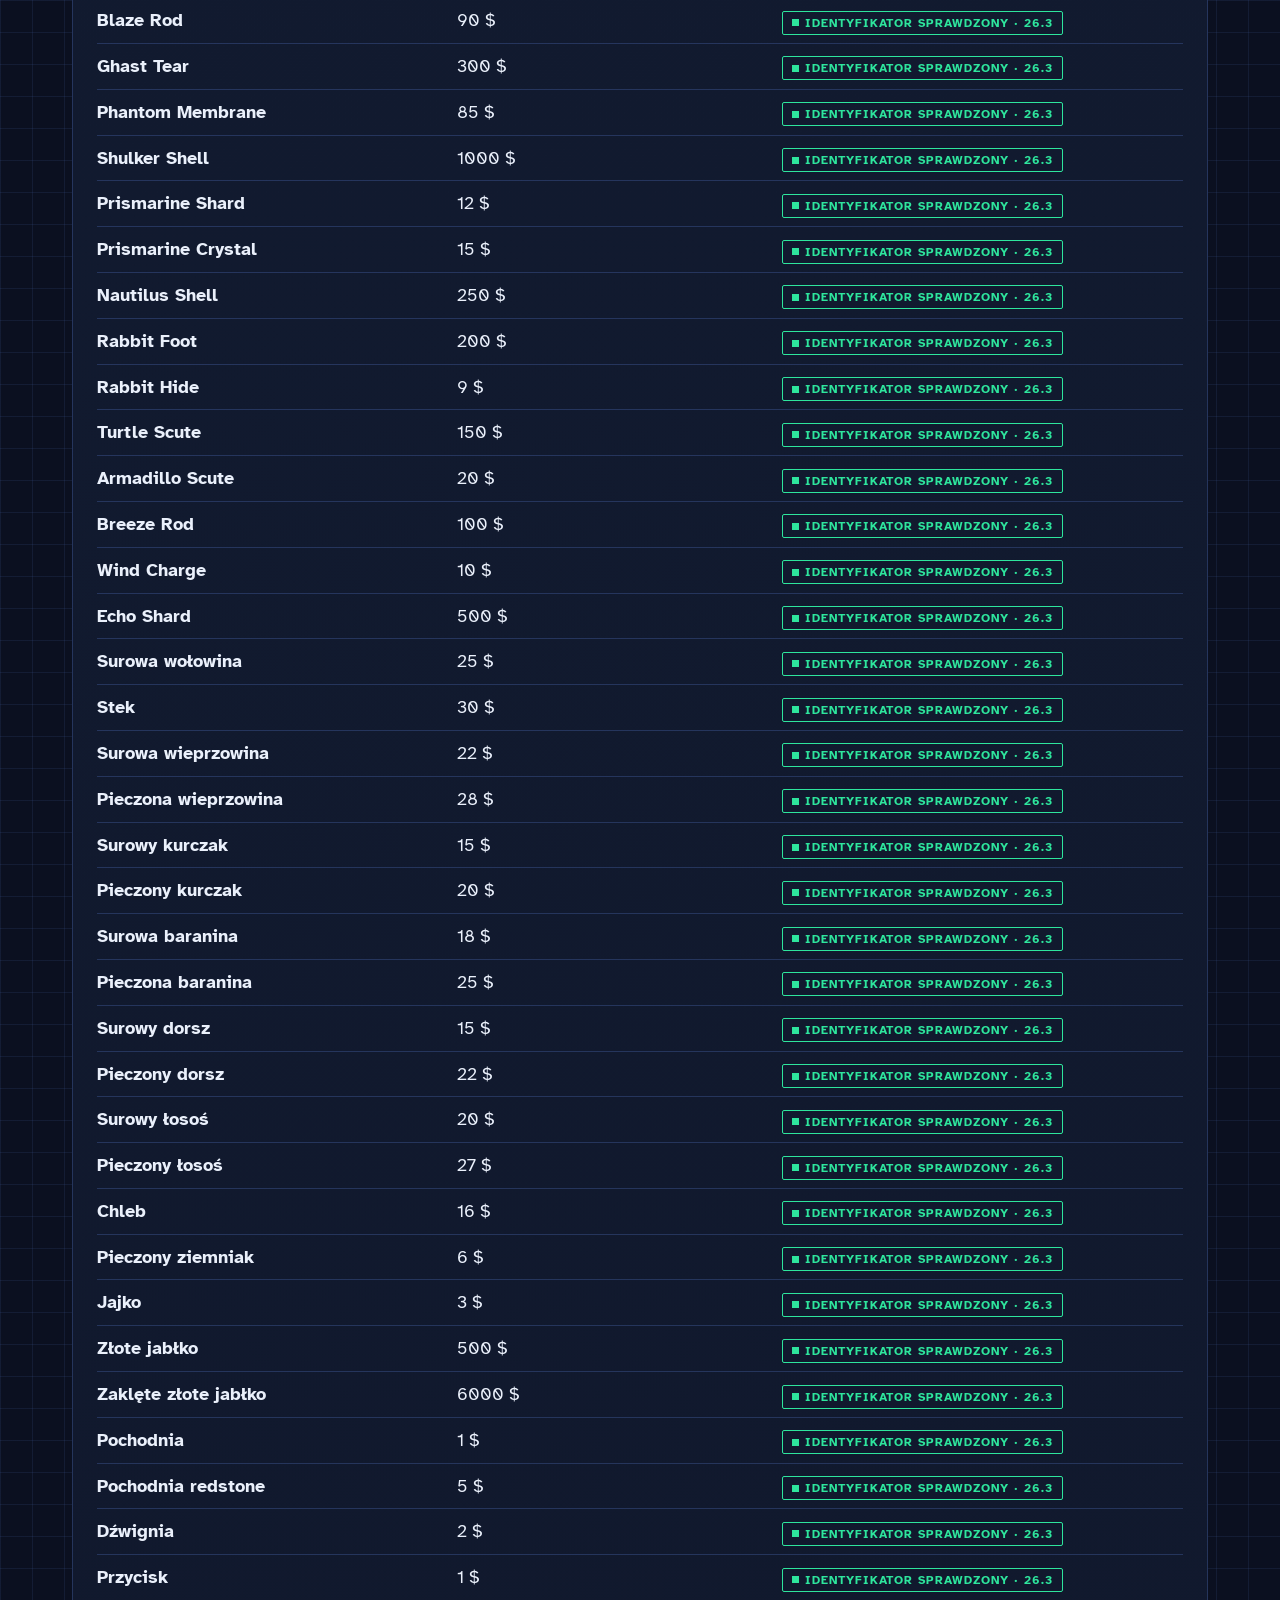
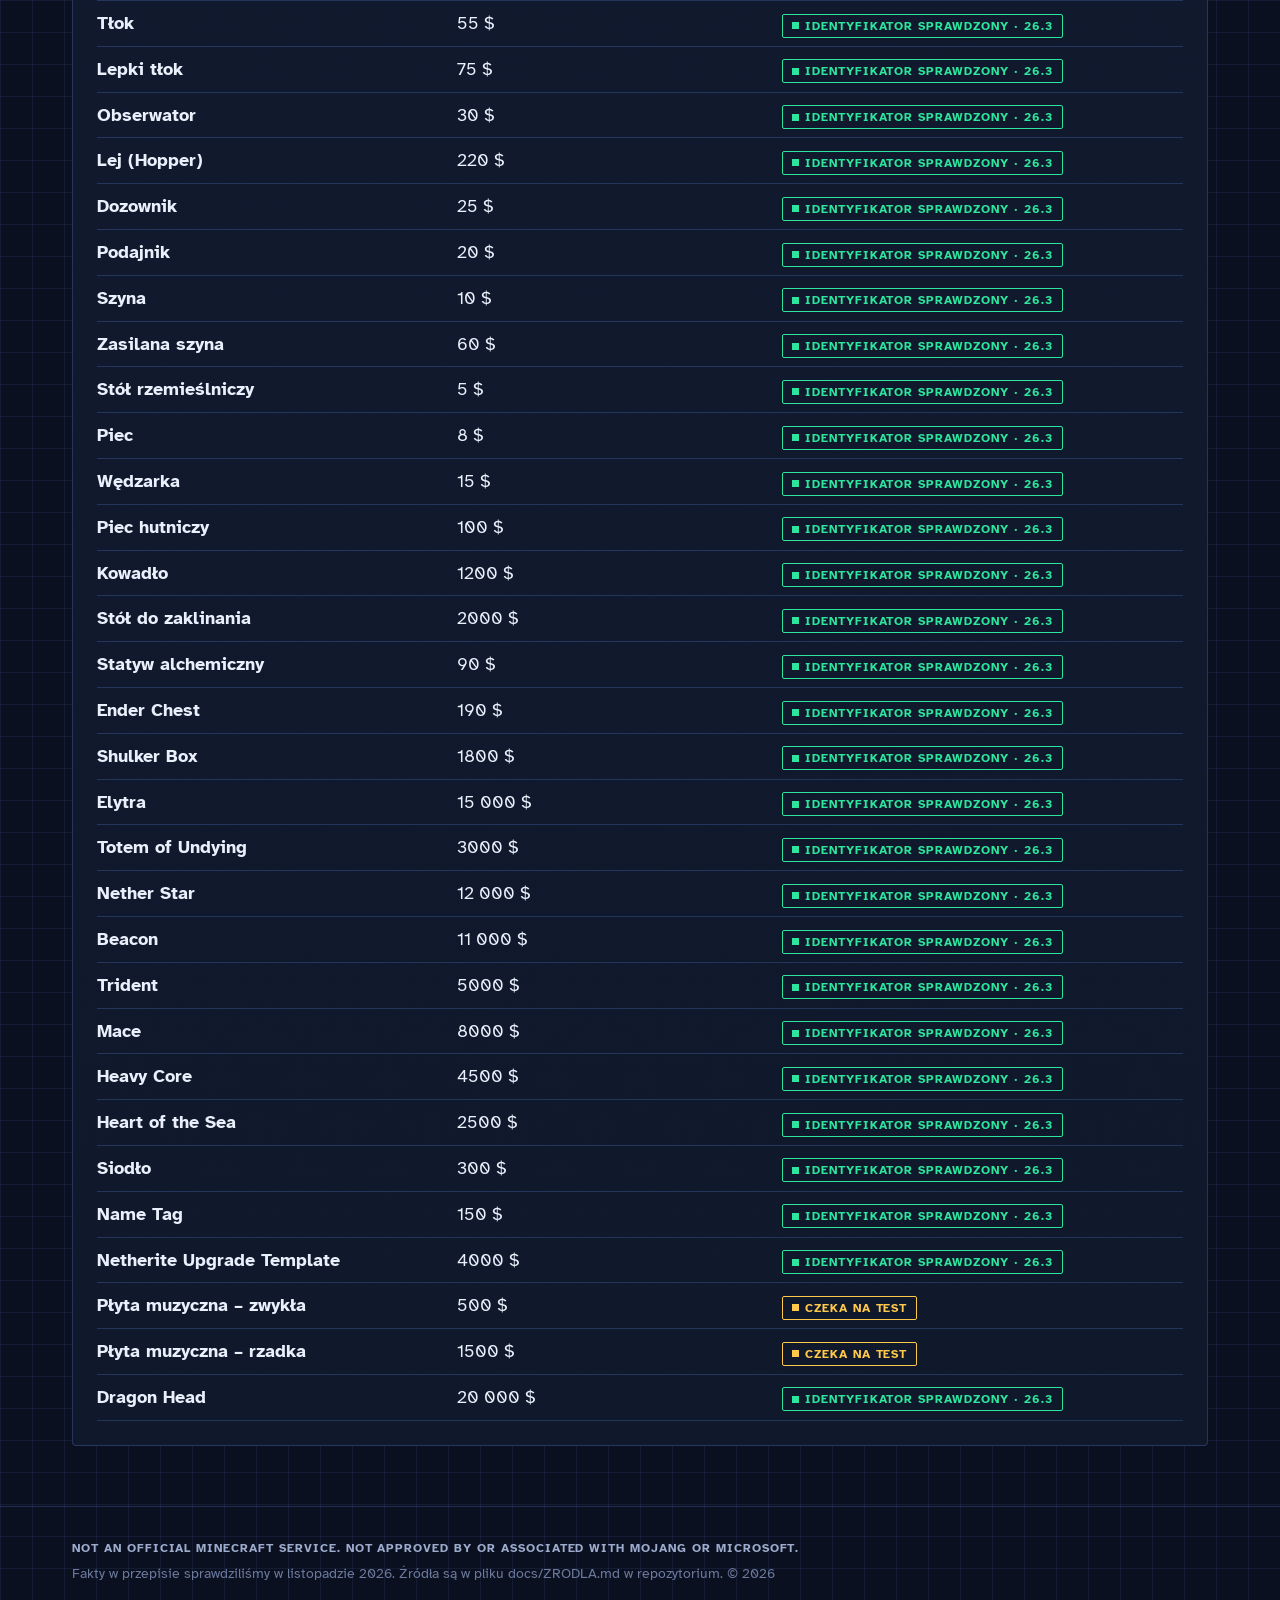
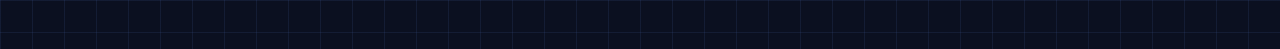
<file: lifesteal.html>
<!DOCTYPE html>
<html lang="pl">
<head>
<meta charset="utf-8">
<meta name="viewport" content="width=device-width, initial-scale=1">
<title>LifeSteal z ekonomią serc w 9 szortach — KILEKCRAFT</title>
<meta name="description" content="Jak uruchomić LifeSteal na serwerze Minecraft Java: zasady z symulatora, serca ręcznie komendą albo pluginem, ekonomia serc i próba przed startem.">
<link rel="icon" href="data:,">
<meta name="theme-color" content="#0b1020">
<link rel="preload" href="assets/fonts/jersey-10-latin-400-normal.woff2" as="font" type="font/woff2" crossorigin>
<link rel="preload" href="assets/fonts/atkinson-hyperlegible-latin-400-normal.woff2" as="font" type="font/woff2" crossorigin>
<link rel="stylesheet" href="assets/css/style.css">
</head>
<body class="shorts-page" data-przepis="lifesteal">
<a class="skip" href="#main">Przejdź do treści</a>
<header class="top">
  <div class="wrap">
    <a class="logo" href="index.html" aria-label="KILEKCRAFT — strona główna"><span class="cube"></span><span>KILEK<b>CRAFT</b></span></a>
    <button class="menu-btn" aria-expanded="false" aria-controls="nav">Menu</button>
    <nav class="nav" id="nav" aria-label="Główne">
      <a href="serwer.html" aria-current="page">Serwer</a>
      <a href="hosting.html">Hosting</a>
      <a href="komendy.html">Komendy</a>
      <a href="budowle.html">Budowle</a>
      <a href="edytor.html">Edytor</a>
      <a href="komnaty.html">Komnaty</a>
      <a href="gry.html">Gry</a>
      <a href="symulator.html">Symulator</a>
    </nav>
  </div>
</header>

<main id="main" class="shorts-wrap">
  <aside class="shorts-side">
    <div class="eyebrow">02 · Przepis w szortach</div>
    <h1 data-anim="drop">LifeSteal z ekonomią serc</h1>
    <p class="muted">9 kroków po postawieniu serwera. Najpierw zasady, potem serca ręcznie albo pluginem. Postęp zapisuje się tylko w twojej przeglądarce.</p>
    <div class="recipe-meta panel pad">
      <div><span class="muted small">Wymaga</span><b><a href="serwer.html">Pierwszy serwer</a></b></div>
      <div><span class="muted small">Silnik</span><b>vanilla albo Paper</b></div>
      <div><span class="muted small">Status</span><span class="badge wait">czeka na test Piotrka</span></div>
    </div>
    <div class="prog-big"><b id="pDone">0</b><span>/ 9 zrobione</span></div>
    <a href="#ceny-sprzedazy">Zobacz ceny sprzedaży</a>
  </aside>

  <div class="shorts" id="shorts" tabindex="0" aria-label="Kroki przepisu"></div>
  <nav class="dots" id="dots" aria-label="Skocz do kroku"></nav>
  <section id="ceny-sprzedazy" class="cennik panel pad" aria-labelledby="cennik-tytul">
    <h2 id="cennik-tytul">Ceny sprzedaży</h2>
    <p class="badge wait cennik-propozycja">Propozycja do zatwierdzenia, nie działa jeszcze na serwerze</p>
    <p>Kwoty dotyczą sprzedaży jednej sztuki do serwera. Surowce, które łatwo wyhodować lub farmić, są tanie. Przedmiot bez ceny i przedmioty administratora, takie jak blok poleceń i bariera, są niesprzedawalne.</p>
    <div class="cennik-filtry" hidden>
      <label>Szukaj przedmiotu <input id="cennik-szukaj" type="search" autocomplete="off" maxlength="100"></label>
      <label>Kategoria <select id="cennik-kategoria"><option value="">Wszystkie kategorie</option></select></label>
    </div>
    <p id="cennik-wynik" class="muted" role="status">Wczytywanie cennika…</p>
    <table class="cennik-tabela" role="table" aria-labelledby="cennik-tytul" hidden>
      <thead role="rowgroup"><tr role="row"><th scope="col" role="columnheader">Przedmiot</th><th scope="col" role="columnheader">Cena za sztukę</th><th scope="col" role="columnheader">Status</th></tr></thead>
      <tbody role="rowgroup"></tbody>
    </table>
  </section>
</main>

<footer>
  <div class="wrap">
    <div class="disc">NOT AN OFFICIAL MINECRAFT SERVICE. NOT APPROVED BY OR ASSOCIATED WITH MOJANG OR MICROSOFT.</div>
    <p>Fakty w przepisie sprawdziliśmy w listopadzie 2026. Źródła są w pliku docs/ZRODLA.md w repozytorium. © <span data-year></span></p>
  </div>
</footer>
<script type="module" src="assets/js/szorty.js"></script>
<script type="module" src="assets/js/cennik.js"></script>
</body>
</html>
</file>
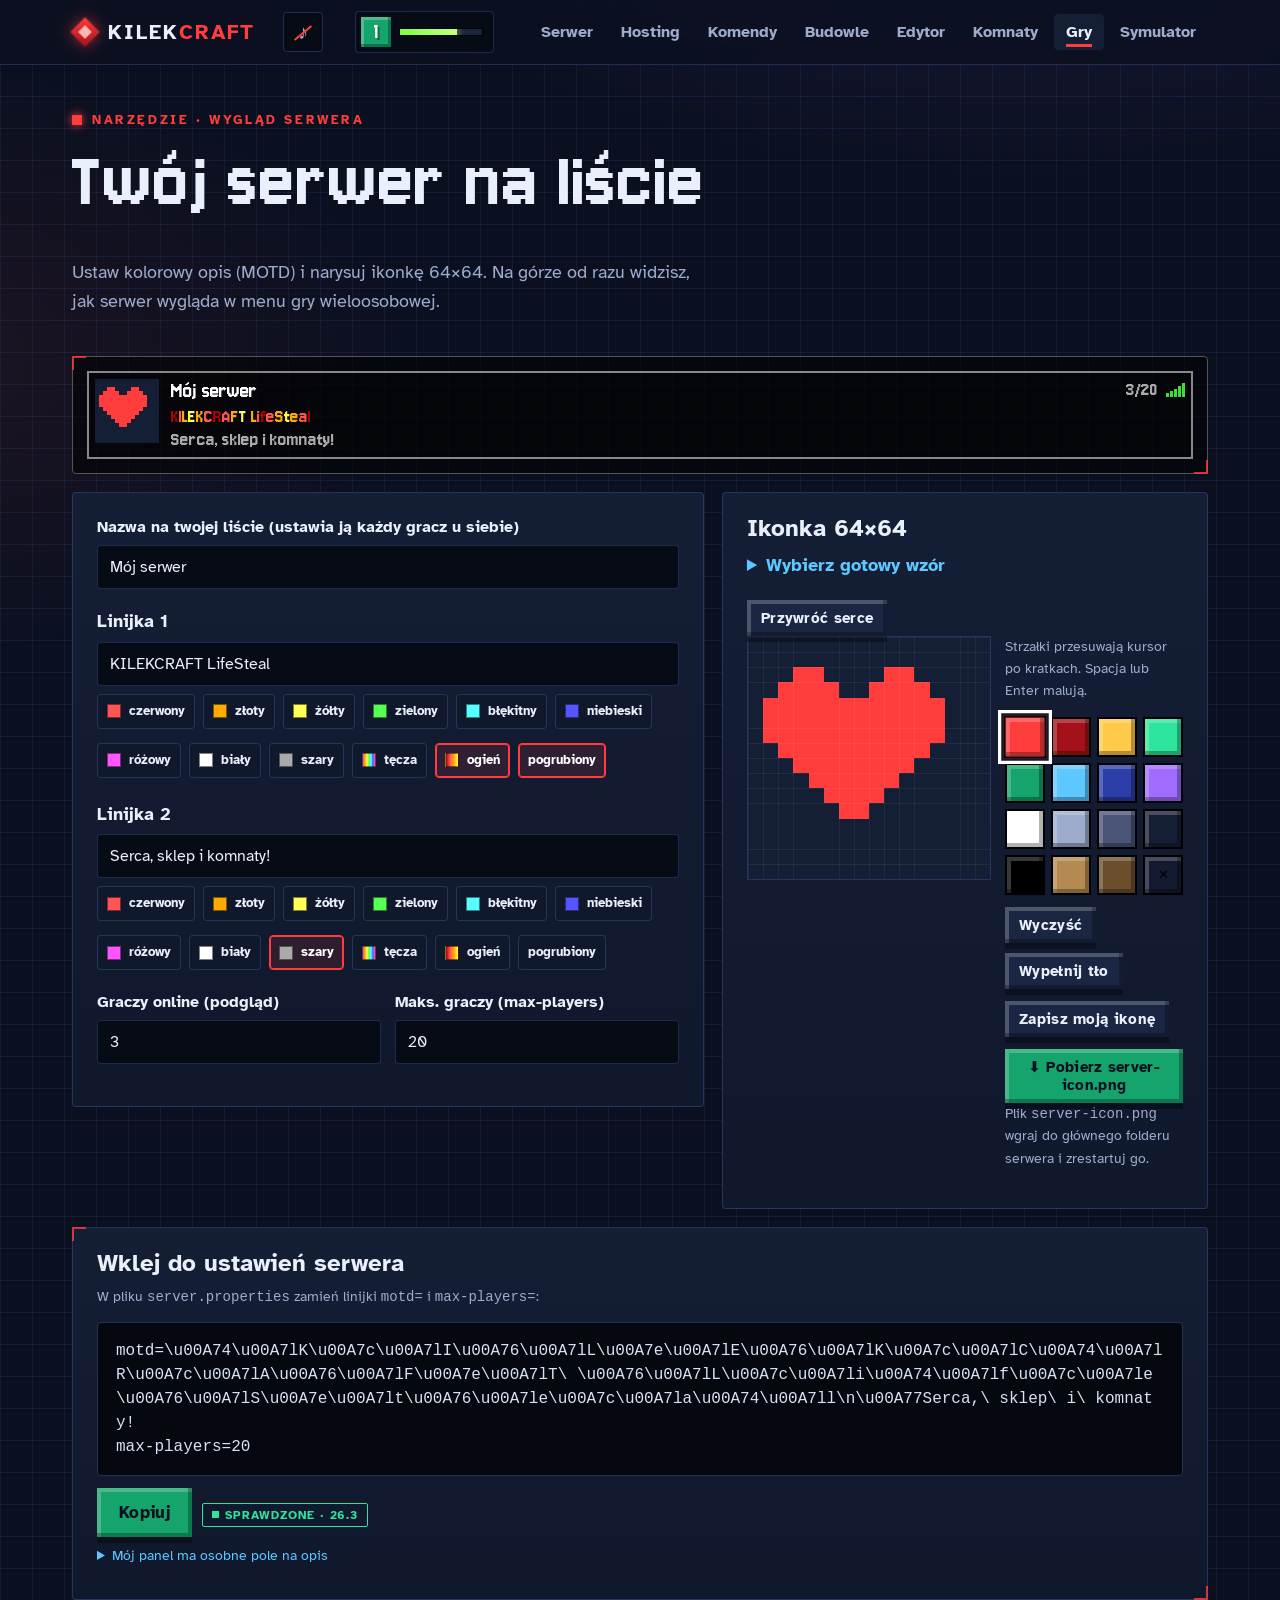
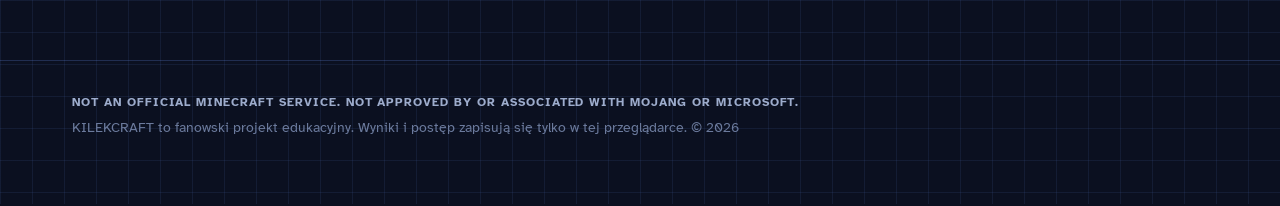
<file: motd.html>
<!DOCTYPE html>
<html lang="pl">
<head>
<meta charset="utf-8">
<meta name="viewport" content="width=device-width, initial-scale=1">
<title>Wygląd serwera: MOTD i ikona — KILEKCRAFT</title>
<meta name="description" content="Kolorowy opis serwera Minecraft (MOTD) z podglądem listy serwerów i rysowanie ikony 64×64.">
<link rel="icon" href="data:,">
<meta name="theme-color" content="#0b1020">
<link rel="preload" href="assets/fonts/jersey-10-latin-400-normal.woff2" as="font" type="font/woff2" crossorigin>
<link rel="stylesheet" href="assets/css/style.css">
</head>
<body>
<a class="skip" href="#main">Przejdź do treści</a>
<header class="top">
  <div class="wrap">
    <a class="logo" href="index.html" aria-label="KILEKCRAFT — strona główna"><span class="cube"></span><span>KILEK<b>CRAFT</b></span></a>
    <button class="menu-btn" aria-expanded="false" aria-controls="nav">Menu</button>
    <nav class="nav" id="nav" aria-label="Główne">
      <a href="serwer.html">Serwer</a>
      <a href="hosting.html">Hosting</a>
      <a href="komendy.html">Komendy</a>
      <a href="budowle.html">Budowle</a>
      <a href="edytor.html">Edytor</a>
      <a href="komnaty.html">Komnaty</a>
      <a href="gry.html" aria-current="page">Gry</a>
      <a href="symulator.html">Symulator</a>
    </nav>
  </div>
</header>

<main id="main" class="wrap">
  <div class="page-head">
    <div class="eyebrow">Narzędzie · Wygląd serwera</div>
    <h1 data-anim="drop">Twój serwer na liście</h1>
    <p class="lead">Ustaw kolorowy opis (MOTD) i narysuj ikonkę 64×64. Na górze od razu widzisz, jak serwer wygląda w menu gry wieloosobowej.</p>
  </div>

  <div class="mp-list panel corner" aria-label="Podgląd na liście serwerów">
    <div class="mp-row">
      <canvas id="iconPrev" width="64" height="64" aria-label="Ikona serwera"></canvas>
      <div class="mp-txt">
        <div class="mp-name" id="pvName">Mój serwer</div>
        <div class="mp-motd" id="pvMotd"></div>
      </div>
      <div class="mp-right"><span id="pvPlayers">3/20</span><i class="ping" aria-hidden="true"><b></b><b></b><b></b><b></b><b></b></i></div>
    </div>
  </div>

  <div class="motd-grid">
    <form class="panel pad" id="form" onsubmit="return false" aria-label="Opis serwera">
      <div class="field"><label for="name">Nazwa na twojej liście (ustawia ją każdy gracz u siebie)</label><input type="text" id="name" maxlength="32" value="Mój serwer"></div>
      <div class="motd-line" data-l="0">
        <label for="t0">Linijka 1</label><input type="text" id="t0" maxlength="45" value="KILEKCRAFT LifeSteal">
        <div class="chips styles"></div>
      </div>
      <div class="motd-line" data-l="1">
        <label for="t1">Linijka 2</label><input type="text" id="t1" maxlength="45" value="Serca, sklep i komnaty!">
        <div class="chips styles"></div>
      </div>
      <div class="row2">
        <div class="field"><label for="on">Graczy online (podgląd)</label><input type="number" id="on" value="3" min="0" max="999"></div>
        <div class="field"><label for="max">Maks. graczy (max-players)</label><input type="number" id="max" value="20" min="1" max="999"></div>
      </div>
    </form>

    <div class="panel pad">
      <h2 class="section-heading">Ikonka 64×64</h2>
      <details id="iconGallery">
        <summary>Wybierz gotowy wzór</summary>
        <div id="iconChoices" class="icon-choices" role="group" aria-label="Wzory ikon"></div>
      </details>
      <div class="copy-row">
        <button type="button" class="btn ghost sm" id="restoreHeart">Przywróć serce</button>
        <button type="button" class="btn ghost sm" id="editPattern" hidden>Edytuj wzór</button>
        <button type="button" class="btn ghost sm" id="returnDraft" hidden>Wróć do szkicu</button>
        <button type="button" class="btn ghost sm" id="savedIcon" hidden>Moja ikona</button>
      </div>
      <p class="small muted" id="iconStatus" role="status"></p>
      <div class="pix-ed">
        <canvas id="pix" width="320" height="320" tabindex="0" aria-label="Rysowanie ikony" aria-describedby="pixHelp pixCell"></canvas>
        <div>
          <div id="paintControls">
            <p id="pixHelp" class="small muted">Strzałki przesuwają kursor po kratkach. Spacja lub Enter malują.</p>
            <span id="pixCell" class="sr" role="status"></span>
            <div class="pal small-pal" id="ipal" role="radiogroup" aria-label="Kolor"></div>
            <div class="copy-row"><button type="button" class="btn ghost sm" id="clearIcon">Wyczyść</button><button type="button" class="btn ghost sm" id="fillIcon">Wypełnij tło</button></div>
            <div class="copy-row"><button type="button" class="btn ghost sm" id="saveIcon">Zapisz moją ikonę</button></div>
          </div>
          <div class="copy-row"><button type="button" class="btn em sm" id="dlIcon">⬇ Pobierz server-icon.png</button></div>
          <p class="muted small">Plik <code>server-icon.png</code> wgraj do głównego folderu serwera i zrestartuj go.</p>
        </div>
      </div>
    </div>
  </div>

  <section class="panel pad corner" style="margin-top:18px">
    <h2 class="section-heading">Wklej do ustawień serwera</h2>
    <p class="muted small">W pliku <code>server.properties</code> zamień linijki <code>motd=</code> i <code>max-players=</code>:</p>
    <div class="console" id="props"></div>
    <div class="copy-row"><button type="button" class="btn em" id="copyProps">Kopiuj</button><span id="motdStatus"></span></div>
    <details class="small"><summary>Mój panel ma osobne pole na opis</summary><p class="muted">Wtedy wklej tę wersję z kodami koloru <code>§</code>:</p><div class="console" id="raw"></div><button type="button" class="btn ghost sm" id="copyRaw">Kopiuj</button></details>
  </section>
</main>

<footer>
  <div class="wrap">
    <div class="disc">NOT AN OFFICIAL MINECRAFT SERVICE. NOT APPROVED BY OR ASSOCIATED WITH MOJANG OR MICROSOFT.</div>
    <p>KILEKCRAFT to fanowski projekt edukacyjny. Wyniki i postęp zapisują się tylko w tej przeglądarce. © <span data-year></span></p>
  </div>
</footer>
<script type="module" src="assets/js/motd.js"></script>
</body>
</html>
</file>
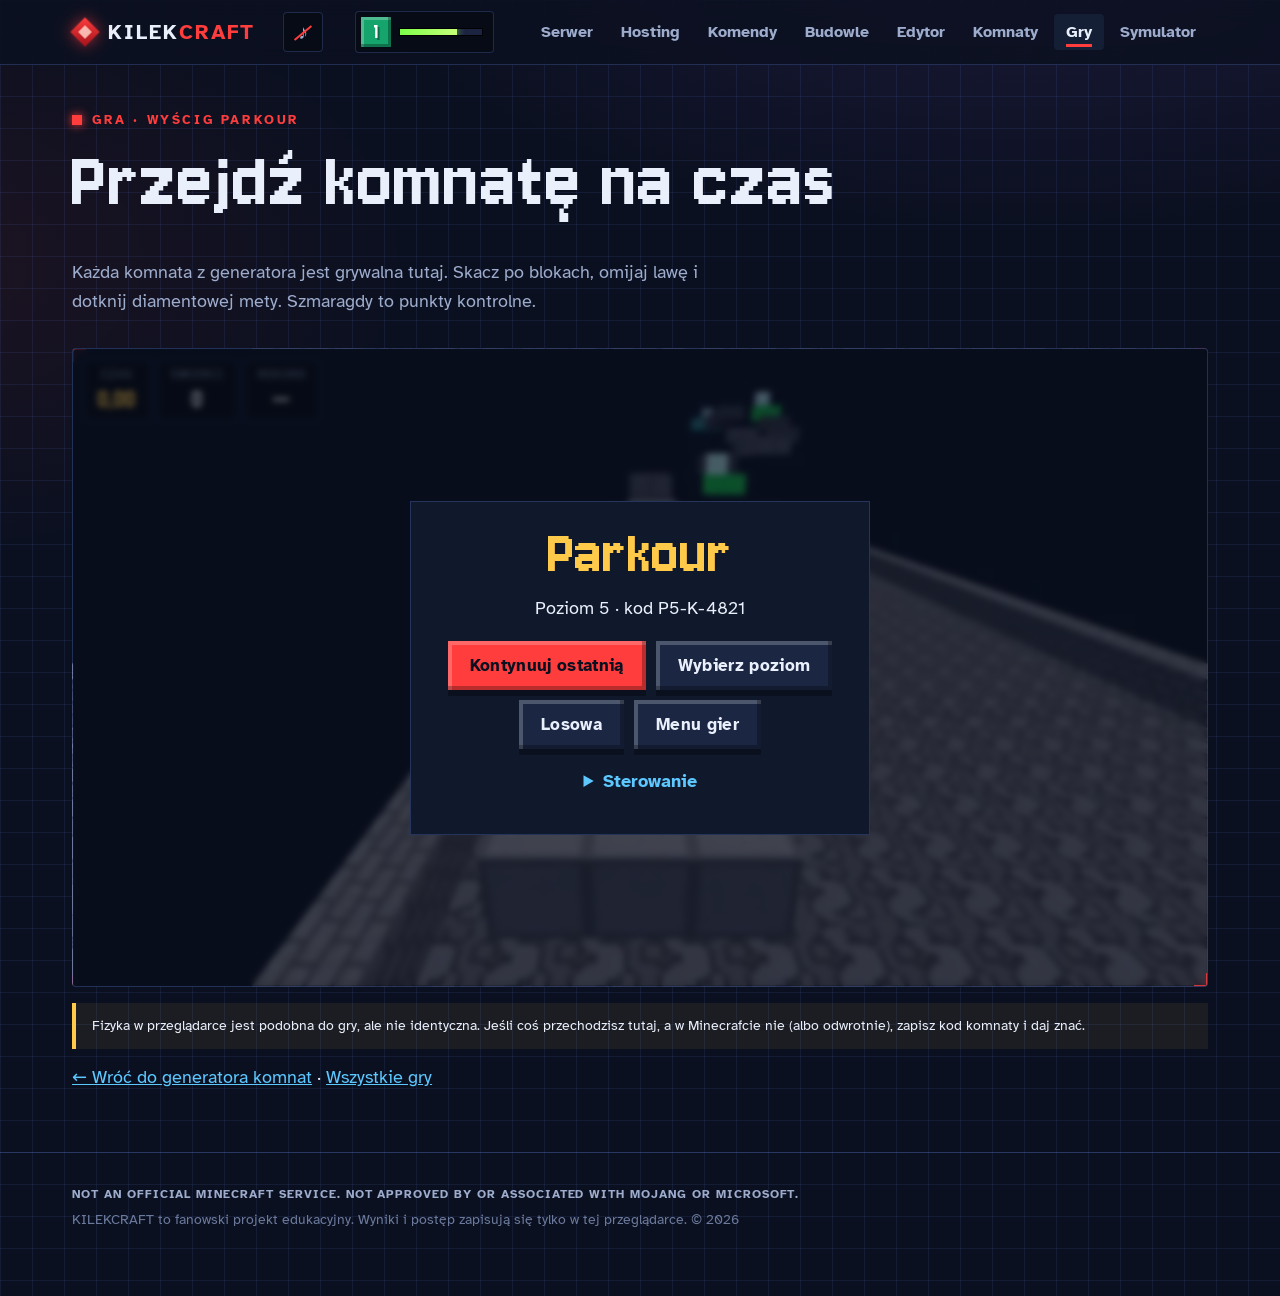
<file: parkour.html>
<!DOCTYPE html>
<html lang="pl">
<head>
<meta charset="utf-8">
<meta name="viewport" content="width=device-width, initial-scale=1">
<title>Wyścig parkour — KILEKCRAFT</title>
<meta name="description" content="Zagraj w komnatę parkour albo labirynt prosto w przeglądarce. Stoper, punkty kontrolne, wspinaczka na górę, woda, lawa i rekordy.">
<link rel="icon" href="data:,">
<meta name="theme-color" content="#0b1020">
<link rel="preload" href="assets/fonts/jersey-10-latin-400-normal.woff2" as="font" type="font/woff2" crossorigin>
<link rel="stylesheet" href="assets/css/style.css">
<script type="importmap">{"imports":{"three":"./vendor/three.module.js","three/addons/":"./vendor/addons/"}}</script>
</head>
<body>
<a class="skip" href="#main">Przejdź do treści</a>
<header class="top">
  <div class="wrap">
    <a class="logo" href="index.html" aria-label="KILEKCRAFT — strona główna"><span class="cube"></span><span>KILEK<b>CRAFT</b></span></a>
    <button class="menu-btn" aria-expanded="false" aria-controls="nav">Menu</button>
    <nav class="nav" id="nav" aria-label="Główne">
      <a href="serwer.html">Serwer</a>
      <a href="hosting.html">Hosting</a>
      <a href="komendy.html">Komendy</a>
      <a href="budowle.html">Budowle</a>
      <a href="edytor.html">Edytor</a>
      <a href="komnaty.html">Komnaty</a>
      <a href="gry.html" aria-current="page">Gry</a>
      <a href="symulator.html">Symulator</a>
    </nav>
  </div>
</header>

<main id="main" class="wrap">
  <div class="page-head pk-head">
    <div class="eyebrow">Gra · Wyścig parkour</div>
    <h1 data-anim="drop">Przejdź komnatę na czas</h1>
    <p class="lead">Każda komnata z generatora jest grywalna tutaj. Skacz po blokach, omijaj lawę i dotknij diamentowej mety. Szmaragdy to punkty kontrolne.</p>
  </div>

  <section class="pk-bar panel pad" id="levelPicker" aria-labelledby="levelPickerTitle" hidden>
    <h2 id="levelPickerTitle">Wybierz poziom</h2>
    <form id="levelForm" class="pk-levels">
      <label>Typ komnaty <select id="levelKind"></select></label>
      <label>Poziom <select id="levelDiff"></select></label>
      <button type="submit" class="btn sm">Wybierz</button>
    </form>
    <div class="code-row"><label class="sr" for="code">Kod komnaty</label><input type="text" id="code" autocomplete="off" spellcheck="false" placeholder="P1-K-4821"><button type="button" class="btn sm ghost" id="load">Wczytaj kod</button></div>
    <div class="pk-quick" role="group" aria-label="Szybki wybór">
      <button type="button" class="tab" data-q="P2">Łatwy</button>
      <button type="button" class="tab" data-q="G4">Góra</button>
      <button type="button" class="tab" data-q="P8">Trudny</button>
      <button type="button" class="tab" data-q="L4">Labirynt</button>
      <button type="button" class="tab" data-q="M1">Mistrzowskie</button>
    </div>
    <button type="button" class="btn sm ghost" id="closePicker">Wróć</button>
  </section>

  <div class="pk-game panel corner" id="wrapG">
    <canvas id="gl" aria-label="Gra parkour" aria-describedby="keys"></canvas>
    <div class="pk-hud">
      <div><span>Czas</span><b id="time">0,00</b></div>
      <div><span>Śmierci</span><b id="deaths">0</b></div>
      <div><span>Rekord</span><b id="best">—</b></div>
      <div id="ghostTile" hidden><span>Duch</span><b id="ghost">—</b></div>
      <div id="lavaTile" hidden><span>Lawa pod tobą</span><b id="lava">—</b></div>
    </div>
    <div class="pk-flash" id="flash"></div>
    <div class="pk-over" id="over">
      <div class="pk-card">
        <h2 id="ovTitle">Gotowy?</h2>
        <p id="ovText" role="status">Kliknij albo dotknij, żeby zacząć.</p>
        <div class="pk-ovbtns"><button type="button" class="btn" id="play">Graj</button><button type="button" class="btn ghost" id="restartLevel" aria-describedby="restartHint" hidden>Od początku</button><button type="button" class="btn ghost" id="chooseLevel" aria-controls="levelPicker">Wybierz poziom</button><button type="button" class="btn ghost" id="randomLevel">Losowa</button><a class="btn ghost" href="gry.html">Menu gier</a><button type="button" class="btn ghost" id="nextLvl" hidden>Trudniej →</button></div>
        <p class="small pk-restart-hint" id="restartHint" hidden>Zeruje bieżącą próbę. Rekord zostaje.</p>
        <details class="pk-help"><summary>Sterowanie</summary><div class="pk-keys" id="keys">
          <div><kbd>W</kbd><kbd>A</kbd><kbd>S</kbd><kbd>D</kbd> albo strzałki: ruch</div>
          <div><kbd>Spacja</kbd>: skok · ruch myszy: obrót kamery · <kbd>V</kbd>: zmiana kamery</div>
          <div><kbd>R</kbd>: powrót do punktu kontrolnego · <kbd>Esc</kbd>: pauza</div>
          <div class="touch-only">Na telefonie: lewy kciuk to ruch, prawy przycisk to skok</div>
          <div>Masz już rekord na tej trasie? Przy tobie pobiegnie półprzezroczysty duch twojego najlepszego przejazdu.</div>
        </div></details>
      </div>
    </div>
    <div class="pk-touch" id="touch">
      <div class="pk-stick" id="stick" aria-hidden="true"><i id="knob"></i></div>
      <button type="button" class="pk-jump" id="jumpBtn">SKOK</button>
    </div>
  </div>

  <p id="pkFallback" class="note" tabindex="-1" hidden>Gra parkour wymaga WebGL 2. Możesz otworzyć plan komnaty w generatorze poniżej.</p>
  <p class="note small" style="margin-top:16px">Fizyka w przeglądarce jest podobna do gry, ale nie identyczna. Jeśli coś przechodzisz tutaj, a w Minecrafcie nie (albo odwrotnie), zapisz kod komnaty i daj znać.</p>
  <p><a href="komnaty.html">← Wróć do generatora komnat</a> · <a href="gry.html">Wszystkie gry</a></p>
</main>

<footer>
  <div class="wrap">
    <div class="disc">NOT AN OFFICIAL MINECRAFT SERVICE. NOT APPROVED BY OR ASSOCIATED WITH MOJANG OR MICROSOFT.</div>
    <p>KILEKCRAFT to fanowski projekt edukacyjny. Wyniki i postęp zapisują się tylko w tej przeglądarce. © <span data-year></span></p>
  </div>
</footer>
<script type="module" src="assets/js/parkour.js"></script>
</body>
</html>
</file>
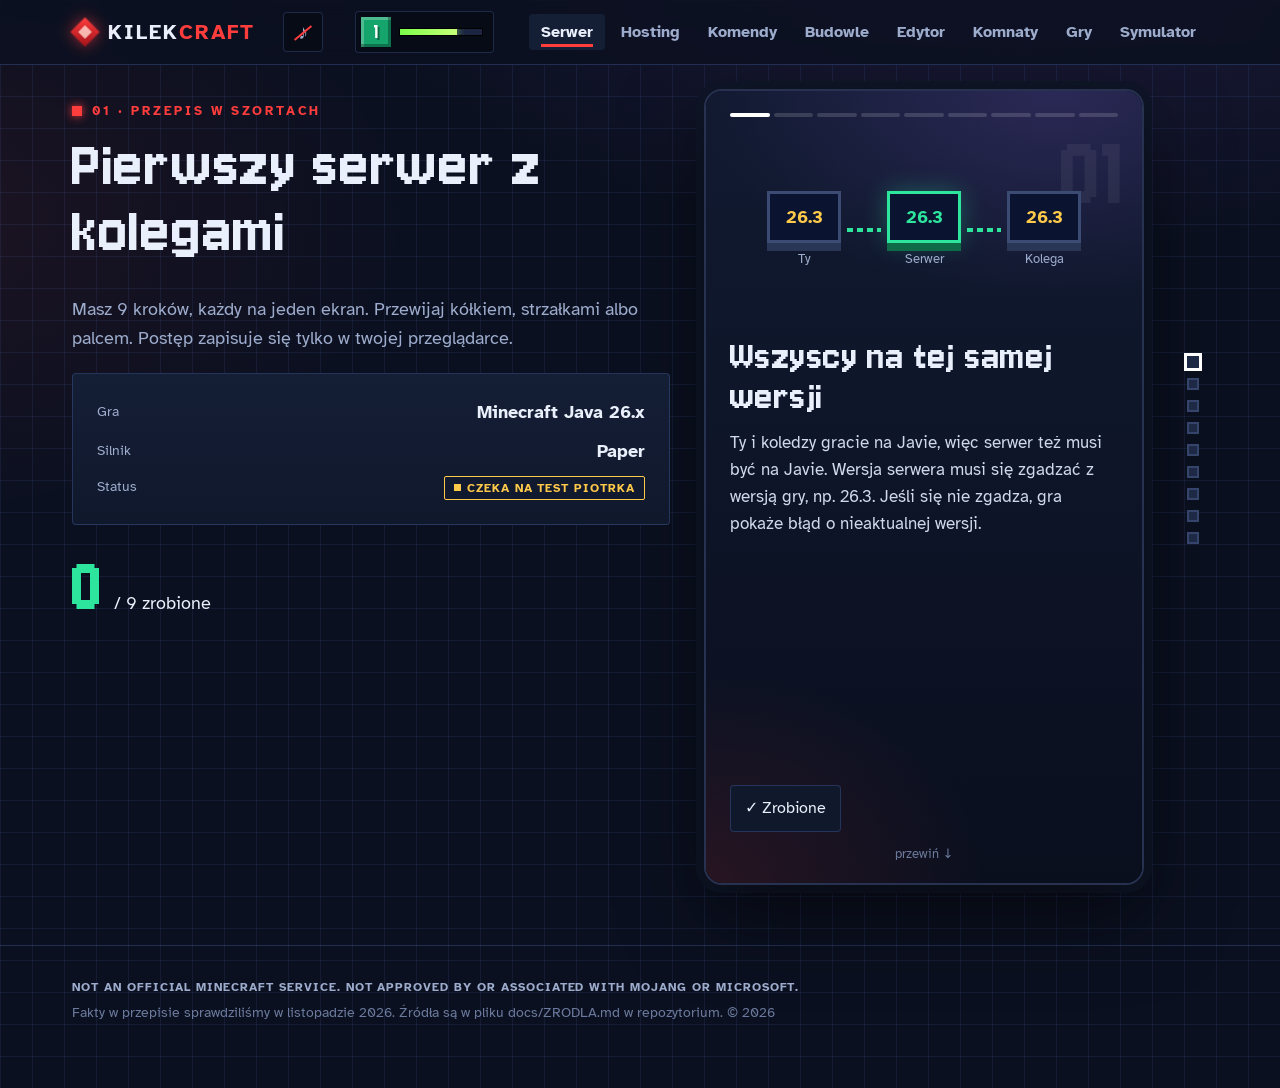
<file: serwer.html>
<!DOCTYPE html>
<html lang="pl">
<head>
<meta charset="utf-8">
<meta name="viewport" content="width=device-width, initial-scale=1">
<title>Pierwszy serwer w 9 szortach — KILEKCRAFT</title>
<meta name="description" content="Jak postawić pierwszy serwer Minecraft Java z kolegami: 9 krótkich kroków, od wyboru hostingu po białą listę i kopię zapasową.">
<link rel="icon" href="data:,">
<meta name="theme-color" content="#0b1020">
<link rel="preload" href="assets/fonts/jersey-10-latin-400-normal.woff2" as="font" type="font/woff2" crossorigin>
<link rel="preload" href="assets/fonts/atkinson-hyperlegible-latin-400-normal.woff2" as="font" type="font/woff2" crossorigin>
<link rel="stylesheet" href="assets/css/style.css">
</head>
<body class="shorts-page">
<a class="skip" href="#main">Przejdź do treści</a>
<header class="top">
  <div class="wrap">
    <a class="logo" href="index.html" aria-label="KILEKCRAFT — strona główna"><span class="cube"></span><span>KILEK<b>CRAFT</b></span></a>
    <button class="menu-btn" aria-expanded="false" aria-controls="nav">Menu</button>
    <nav class="nav" id="nav" aria-label="Główne">
      <a href="serwer.html" aria-current="page">Serwer</a>
      <a href="hosting.html">Hosting</a>
      <a href="komendy.html">Komendy</a>
      <a href="budowle.html">Budowle</a>
      <a href="edytor.html">Edytor</a>
      <a href="komnaty.html">Komnaty</a>
      <a href="gry.html">Gry</a>
      <a href="symulator.html">Symulator</a>
    </nav>
  </div>
</header>

<main id="main" class="shorts-wrap">
  <aside class="shorts-side">
    <div class="eyebrow">01 · Przepis w szortach</div>
    <h1 data-anim="drop">Pierwszy serwer z kolegami</h1>
    <p class="muted">Masz 9 kroków, każdy na jeden ekran. Przewijaj kółkiem, strzałkami albo palcem. Postęp zapisuje się tylko w twojej przeglądarce.</p>
    <div class="recipe-meta panel pad">
      <div><span class="muted small">Gra</span><b>Minecraft Java 26.x</b></div>
      <div><span class="muted small">Silnik</span><b>Paper</b></div>
      <div><span class="muted small">Status</span><span class="badge wait">czeka na test Piotrka</span></div>
    </div>
    <div class="prog-big"><b id="pDone">0</b><span>/ 9 zrobione</span></div>
  </aside>

  <div class="shorts" id="shorts" tabindex="0" aria-label="Kroki przepisu"></div>
  <nav class="dots" id="dots" aria-label="Skocz do kroku"></nav>
</main>

<footer>
  <div class="wrap">
    <div class="disc">NOT AN OFFICIAL MINECRAFT SERVICE. NOT APPROVED BY OR ASSOCIATED WITH MOJANG OR MICROSOFT.</div>
    <p>Fakty w przepisie sprawdziliśmy w listopadzie 2026. Źródła są w pliku docs/ZRODLA.md w repozytorium. © <span data-year></span></p>
  </div>
</footer>
<script type="module" src="assets/js/szorty.js"></script>
</body>
</html>
</file>
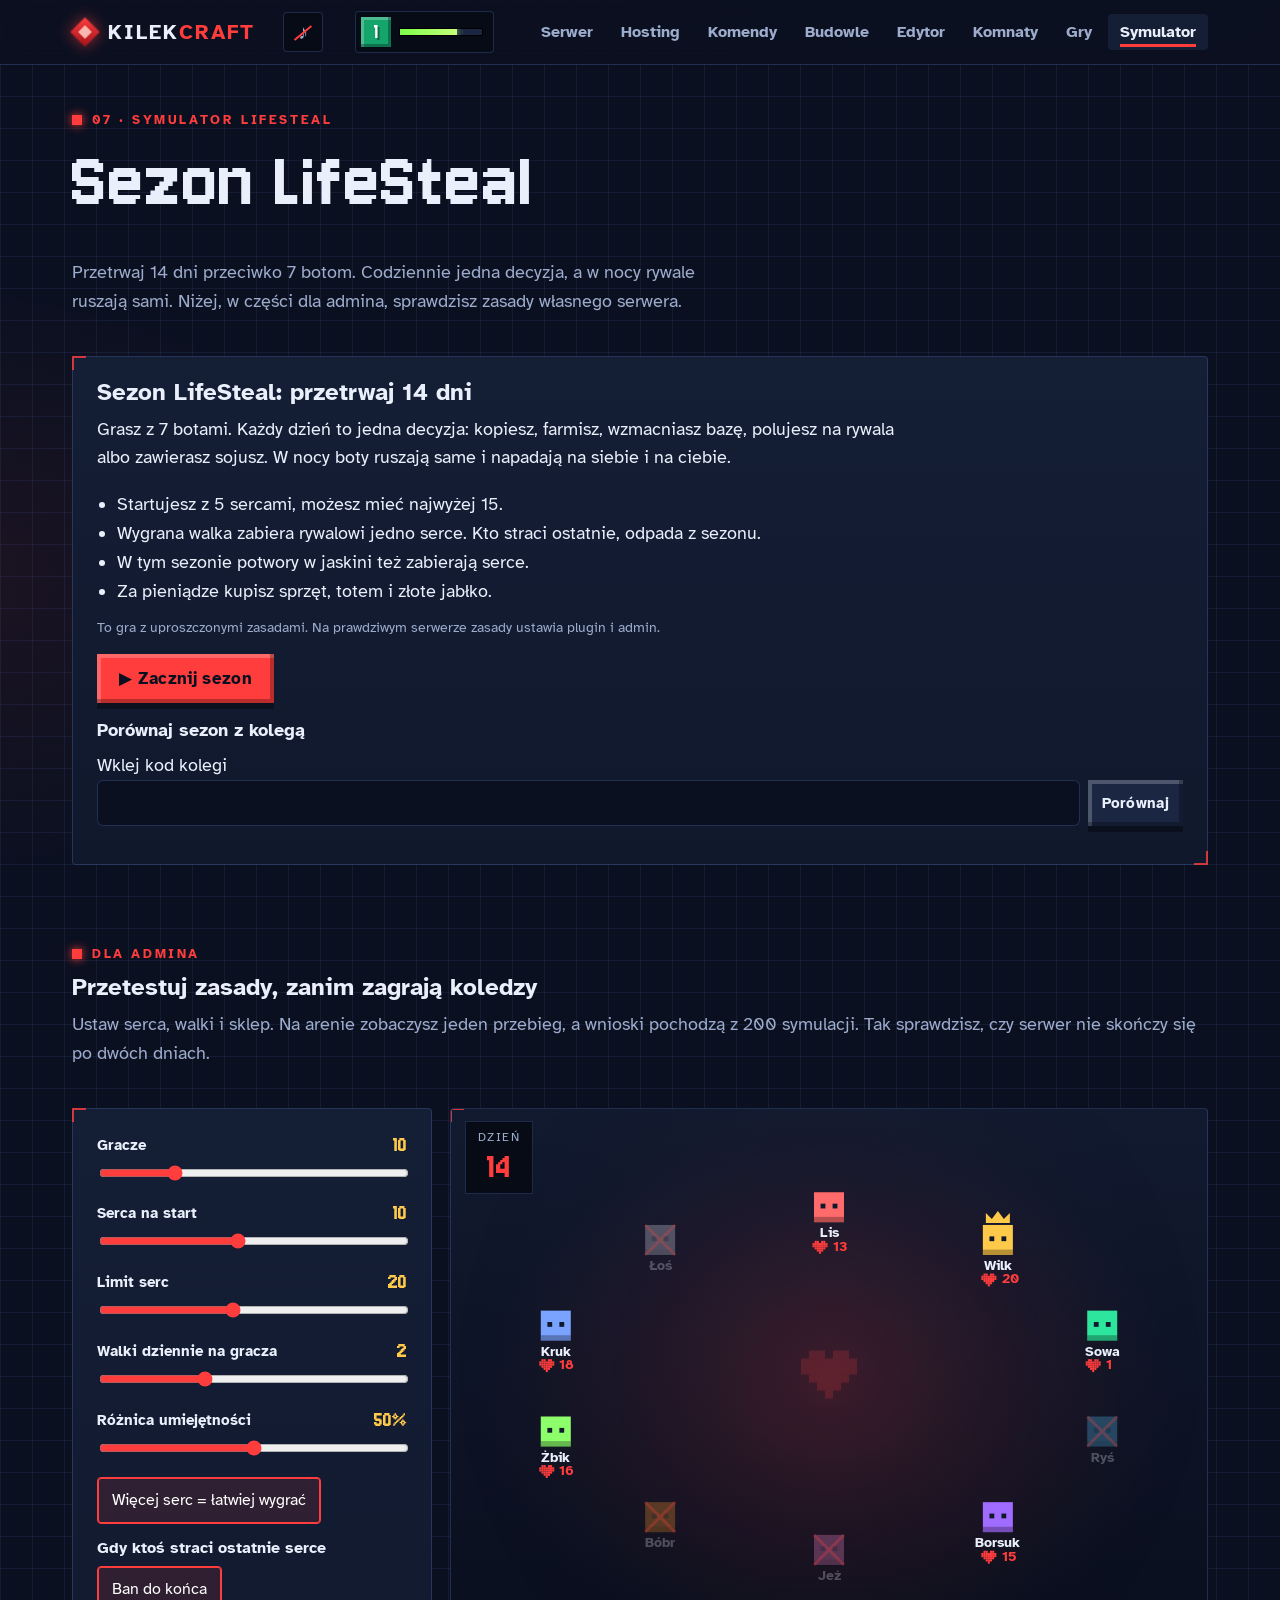
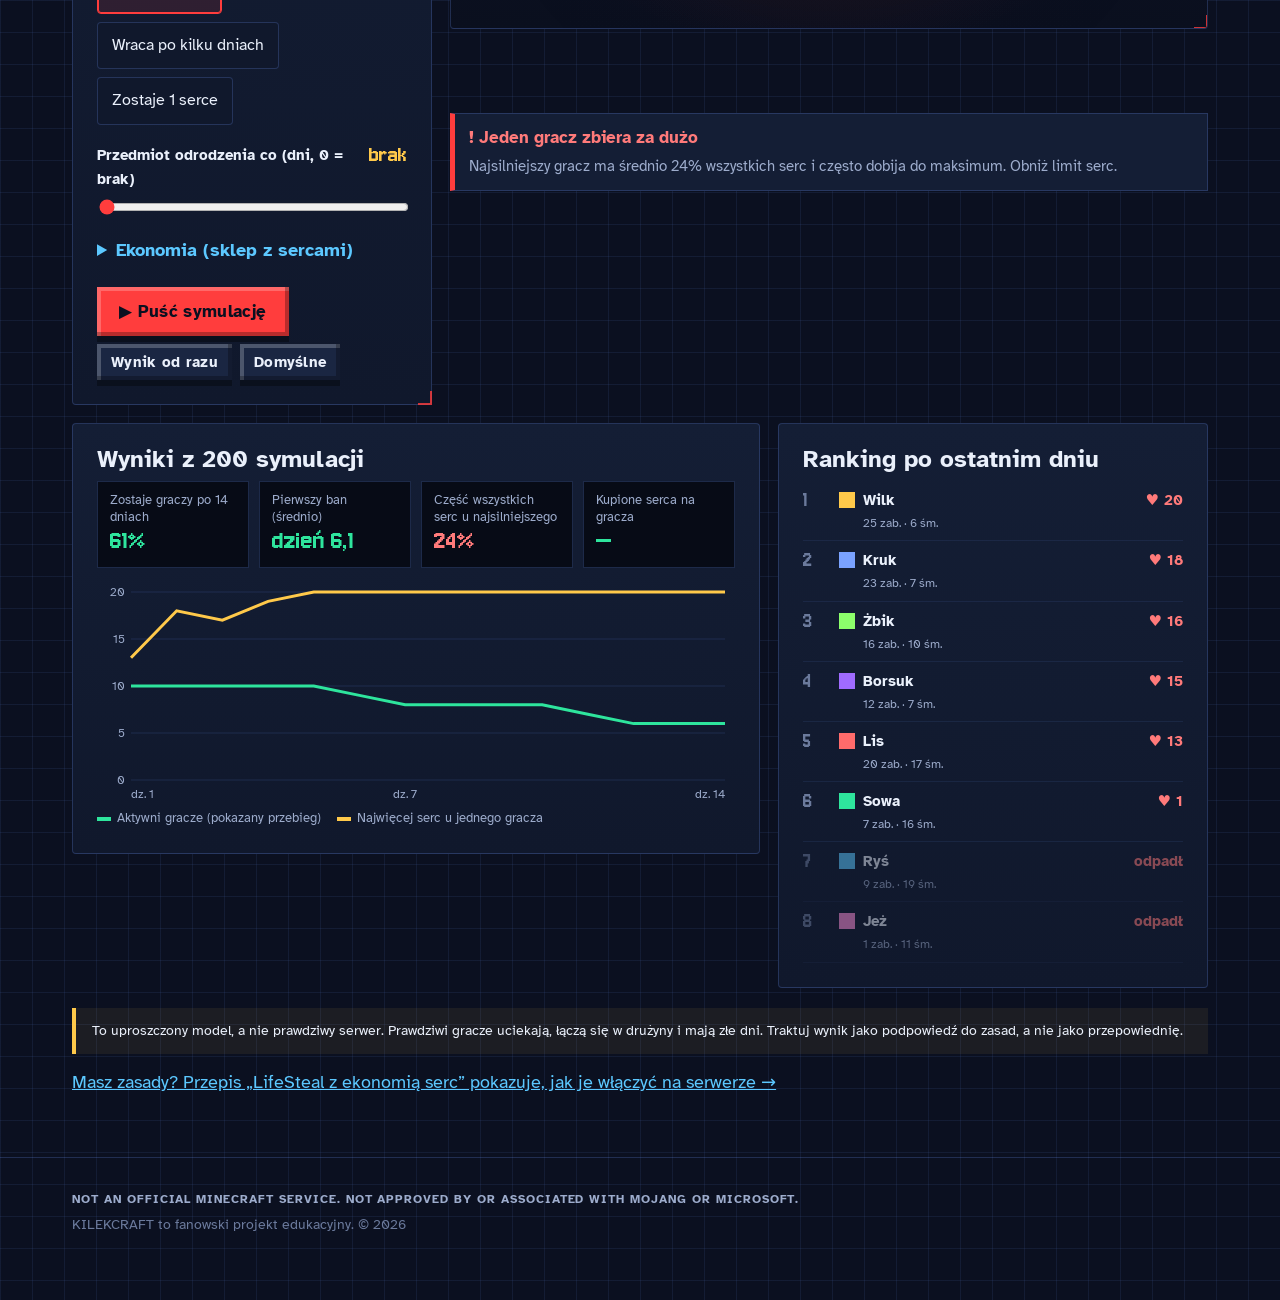
<file: symulator.html>
<!DOCTYPE html>
<html lang="pl">
<head>
<meta charset="utf-8">
<meta name="viewport" content="width=device-width, initial-scale=1">
<title>Sezon LifeSteal i symulator zasad — KILEKCRAFT</title>
<meta name="description" content="Gra Sezon LifeSteal: przetrwaj 14 dni przeciwko 7 botom. Do tego symulator zasad serwera LifeSteal z wnioskami z 200 symulacji.">
<link rel="icon" href="data:,">
<meta name="theme-color" content="#0b1020">
<link rel="preload" href="assets/fonts/jersey-10-latin-400-normal.woff2" as="font" type="font/woff2" crossorigin>
<link rel="preload" href="assets/fonts/atkinson-hyperlegible-latin-400-normal.woff2" as="font" type="font/woff2" crossorigin>
<link rel="preload" href="assets/fonts/atkinson-hyperlegible-latin-ext-400-normal.woff2" as="font" type="font/woff2" crossorigin>
<link rel="preload" href="assets/fonts/atkinson-hyperlegible-latin-700-normal.woff2" as="font" type="font/woff2" crossorigin>
<link rel="preload" href="assets/fonts/atkinson-hyperlegible-latin-ext-700-normal.woff2" as="font" type="font/woff2" crossorigin>
<link rel="stylesheet" href="assets/css/style.css">
</head>
<body>
<a class="skip" href="#main">Przejdź do treści</a>
<header class="top">
  <div class="wrap">
    <a class="logo" href="index.html" aria-label="KILEKCRAFT — strona główna"><span class="cube"></span><span>KILEK<b>CRAFT</b></span></a>
    <button class="menu-btn" aria-expanded="false" aria-controls="nav">Menu</button>
    <nav class="nav" id="nav" aria-label="Główne">
      <a href="serwer.html">Serwer</a>
      <a href="hosting.html">Hosting</a>
      <a href="komendy.html">Komendy</a>
      <a href="budowle.html">Budowle</a>
      <a href="edytor.html">Edytor</a>
      <a href="komnaty.html">Komnaty</a>
      <a href="gry.html">Gry</a>
      <a href="symulator.html" aria-current="page">Symulator</a>
    </nav>
  </div>
</header>

<main id="main" class="wrap">
  <div class="page-head">
    <div class="eyebrow">07 · Symulator LifeSteal</div>
    <h1 data-anim="drop">Sezon LifeSteal</h1>
    <p class="lead">Przetrwaj 14 dni przeciwko 7 botom. Codziennie jedna decyzja, a w nocy rywale ruszają sami. Niżej, w części dla admina, sprawdzisz zasady własnego serwera.</p>
  </div>

  <section class="panel pad corner sz" id="sezon" aria-label="Gra Sezon LifeSteal">
    <div id="szGra">
      <div class="sz-intro">
        <div>
          <h2 class="section-heading">Sezon LifeSteal: przetrwaj 14 dni</h2>
          <p>Grasz z 7 botami. Każdy dzień to jedna decyzja: kopiesz, farmisz, wzmacniasz bazę, polujesz na rywala albo zawierasz sojusz. W nocy boty ruszają same i napadają na siebie i na ciebie.</p>
          <ul class="sz-rules">
            <li>Startujesz z 5 sercami, możesz mieć najwyżej <span id="szLimit">15</span>.</li>
            <li>Wygrana walka zabiera rywalowi jedno serce. Kto straci ostatnie, odpada z sezonu.</li>
            <li>W tym sezonie potwory w jaskini też zabierają serce.</li>
            <li>Za pieniądze kupisz sprzęt, totem i złote jabłko.</li>
          </ul>
          <p class="muted small">To gra z uproszczonymi zasadami. Na prawdziwym serwerze zasady ustawia plugin i admin.</p>
          <button type="button" class="btn" id="szStart" disabled>▶ Zacznij sezon</button>
          <p class="sz-rec" hidden></p>
        </div>
      </div>
      <div id="szIntroCompare"></div>
    </div>
    <p class="sr" id="szOstatni" role="status"></p>
  </section>

  <div class="page-head sz-admin-head" id="zasady">
    <div class="eyebrow">Dla admina</div>
    <h2 class="section-heading">Przetestuj zasady, zanim zagrają koledzy</h2>
    <p class="muted">Ustaw serca, walki i sklep. Na arenie zobaczysz jeden przebieg, a wnioski pochodzą z 200 symulacji. Tak sprawdzisz, czy serwer nie skończy się po dwóch dniach.</p>
  </div>

  <div class="sim">
    <form class="panel pad corner sim-ctrl" id="form" onsubmit="return false" aria-label="Zasady serwera">
      <div class="sl"><label for="gracze">Gracze <b data-v="gracze"></b></label><input type="range" id="gracze" name="gracze" min="4" max="30"></div>
      <div class="sl"><label for="start">Serca na start <b data-v="start"></b></label><input type="range" id="start" name="start" min="2" max="20"></div>
      <div class="sl"><label for="max">Limit serc <b data-v="max"></b></label><input type="range" id="max" name="max" min="5" max="40"></div>
      <div class="sl"><label for="walki">Walki dziennie na gracza <b data-v="walki"></b></label><input type="range" id="walki" name="walki" min="0.5" max="5" step="0.5"></div>
      <div class="sl"><label for="umiejetnosci">Różnica umiejętności <b data-v="umiejetnosci"></b></label><input type="range" id="umiejetnosci" name="umiejetnosci" min="0" max="100" step="10"></div>
      <div class="chips" style="margin:4px 0 14px"><label class="chip"><input type="checkbox" name="sercaPomagaja"><span>Więcej serc = łatwiej wygrać</span></label></div>
      <div class="field"><span class="lbl">Gdy ktoś straci ostatnie serce</span>
        <div class="chips">
          <label class="chip"><input type="radio" name="zero" value="ban"><span>Ban do końca</span></label>
          <label class="chip"><input type="radio" name="zero" value="powrot"><span>Wraca po kilku dniach</span></label>
          <label class="chip"><input type="radio" name="zero" value="min1"><span>Zostaje 1 serce</span></label>
        </div>
      </div>
      <div class="sl" id="powrotRow"><label for="powrot">Powrót po (dni) <b data-v="powrot"></b></label><input type="range" id="powrot" name="powrot" min="1" max="7"></div>
      <div class="sl"><label for="odrodzenie">Przedmiot odrodzenia co (dni, 0 = brak) <b data-v="odrodzenie"></b></label><input type="range" id="odrodzenie" name="odrodzenie" min="0" max="7"></div>
      <details class="sim-eco"><summary>Ekonomia (sklep z sercami)</summary>
        <div class="sl"><label for="cena">Cena serca w sklepie, $ (0 = nie ma) <b data-v="cena"></b></label><input type="range" id="cena" name="cena" min="0" max="10000" step="250"></div>
        <div class="sl"><label for="dochod">Średni zarobek dziennie z /sell, $ <b data-v="dochod"></b></label><input type="range" id="dochod" name="dochod" min="0" max="3000" step="100"></div>
      </details>
      <div class="sim-btns">
        <button type="button" class="btn" id="run">▶ Puść symulację</button>
        <button type="button" class="btn ghost sm" id="skip">Wynik od razu</button>
        <button type="button" class="btn ghost sm" id="reset">Domyślne</button>
      </div>
    </form>

    <div class="sim-right">
      <div class="arena panel corner">
        <canvas id="arena" aria-label="Arena: gracze, serca i walki"></canvas>
        <div class="day-badge"><span>Dzień</span><b id="dayNum">0</b></div>
      </div>
      <div class="feed" id="feed" aria-live="polite"></div>
      <div class="verdicts" id="verdicts" aria-live="polite"></div>
    </div>
  </div>

  <section class="sim-charts">
    <div class="panel pad">
      <h2 class="section-heading">Wyniki z 200 symulacji</h2>
      <div class="kpis" id="kpis"></div>
      <canvas id="chart" class="chart" aria-label="Wykres: aktywni gracze i najwyższa liczba serc w kolejnych dniach"></canvas>
      <div class="legend"><span><i style="background:var(--emerald)"></i>Aktywni gracze (pokazany przebieg)</span><span><i style="background:var(--gold)"></i>Najwięcej serc u jednego gracza</span></div>
    </div>
    <div class="panel pad">
      <h2 class="section-heading">Ranking po ostatnim dniu</h2>
      <ol class="rank-list" id="rank"></ol>
    </div>
  </section>

  <p class="note small" style="margin-top:20px">To uproszczony model, a nie prawdziwy serwer. Prawdziwi gracze uciekają, łączą się w drużyny i mają złe dni. Traktuj wynik jako podpowiedź do zasad, a nie jako przepowiednię.</p>
  <p><a href="lifesteal.html">Masz zasady? Przepis „LifeSteal z ekonomią serc” pokazuje, jak je włączyć na serwerze →</a></p>
</main>

<footer>
  <div class="wrap">
    <div class="disc">NOT AN OFFICIAL MINECRAFT SERVICE. NOT APPROVED BY OR ASSOCIATED WITH MOJANG OR MICROSOFT.</div>
    <p>KILEKCRAFT to fanowski projekt edukacyjny. © <span data-year></span></p>
  </div>
</footer>
<script type="module" src="assets/js/sezon.js"></script>
<script type="module" src="assets/js/symulator.js"></script>
</body>
</html>
</file>
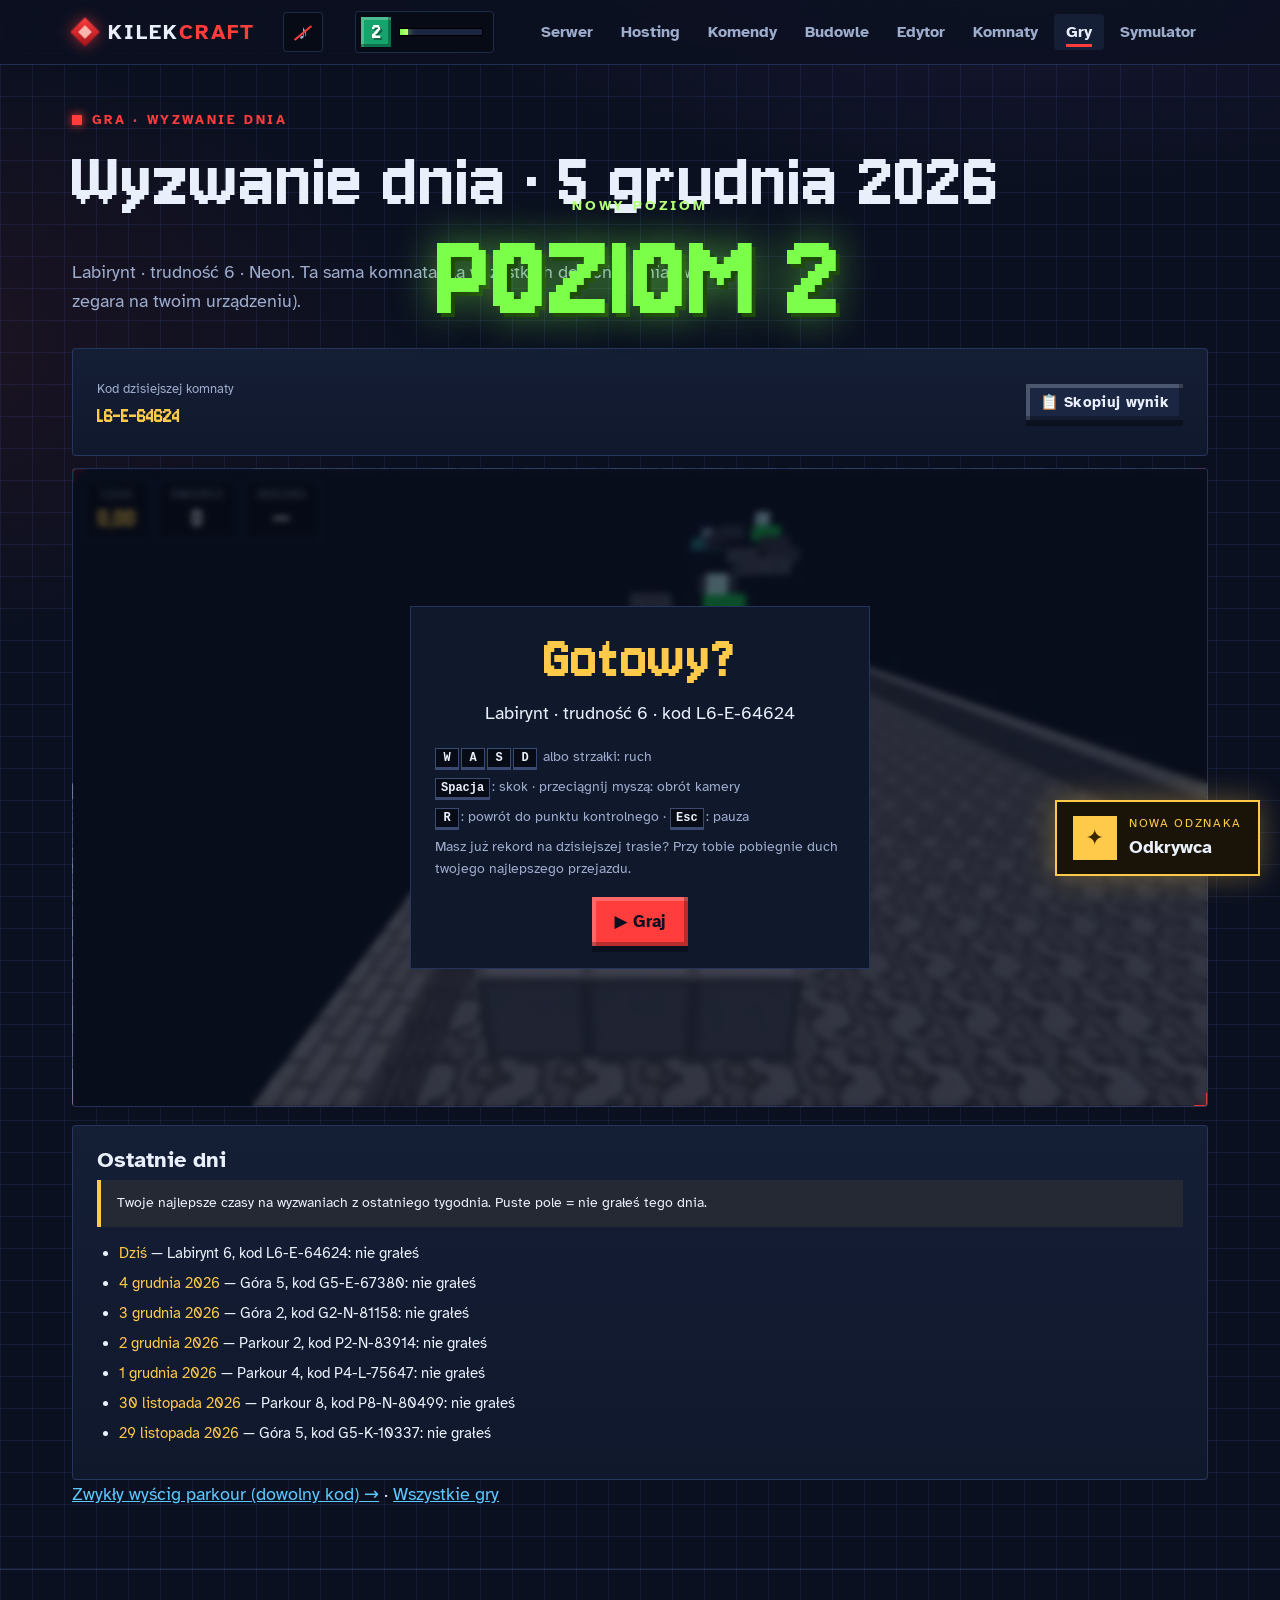
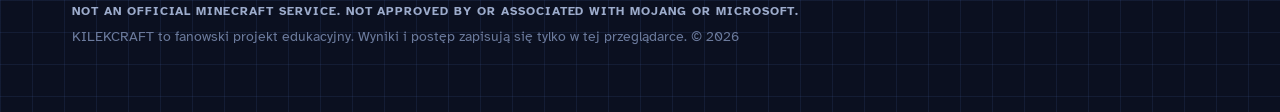
<file: wyzwanie.html>
<!DOCTYPE html>
<html lang="pl">
<head>
<meta charset="utf-8">
<meta name="viewport" content="width=device-width, initial-scale=1">
<title>Wyzwanie dnia — KILEKCRAFT</title>
<meta name="description" content="Jedna komnata parkour na cały dzień, taka sama dla wszystkich. Pobij swój czas i pochwal się wynikiem.">
<link rel="icon" href="data:,">
<meta name="theme-color" content="#0b1020">
<link rel="preload" href="assets/fonts/jersey-10-latin-400-normal.woff2" as="font" type="font/woff2" crossorigin>
<link rel="stylesheet" href="assets/css/style.css">
<script type="importmap">{"imports":{"three":"./vendor/three.module.js","three/addons/":"./vendor/addons/"}}</script>
</head>
<body>
<a class="skip" href="#main">Przejdź do treści</a>
<header class="top">
  <div class="wrap">
    <a class="logo" href="index.html" aria-label="KILEKCRAFT — strona główna"><span class="cube"></span><span>KILEK<b>CRAFT</b></span></a>
    <button class="menu-btn" aria-expanded="false" aria-controls="nav">Menu</button>
    <nav class="nav" id="nav" aria-label="Główne">
      <a href="serwer.html">Serwer</a>
      <a href="hosting.html">Hosting</a>
      <a href="komendy.html">Komendy</a>
      <a href="budowle.html">Budowle</a>
      <a href="edytor.html">Edytor</a>
      <a href="komnaty.html">Komnaty</a>
      <a href="gry.html" aria-current="page">Gry</a>
      <a href="symulator.html">Symulator</a>
    </nav>
  </div>
</header>

<main id="main" class="wrap">
  <div class="page-head pk-head">
    <div class="eyebrow">Gra · Wyzwanie dnia</div>
    <h1 data-anim="drop" id="dzienTitul">Wyzwanie dnia</h1>
    <p class="lead" id="dzienOpis">Jedna komnata, ta sama dla wszystkich dzisiaj. Przejdź ją, zapamiętaj czas i sprawdź, kto z kolegów zrobi to szybciej.</p>
  </div>

  <div class="pk-bar panel pad">
    <div><span class="muted" style="font-size:13px">Kod dzisiejszej komnaty</span><br><b id="dzienKod" style="font:400 22px var(--font-px);color:var(--gold)">—</b></div>
    <button type="button" class="btn sm ghost" id="udostepnij">📋 Skopiuj wynik</button>
  </div>

  <div class="pk-game panel corner" id="wrapG">
    <canvas id="gl" aria-label="Gra parkour — wyzwanie dnia" aria-describedby="keys"></canvas>
    <div class="pk-hud">
      <div><span>Czas</span><b id="time">0,00</b></div>
      <div><span>Śmierci</span><b id="deaths">0</b></div>
      <div><span>Rekord</span><b id="best">—</b></div>
      <div id="ghostTile" hidden><span>Duch</span><b id="ghost">—</b></div>
    </div>
    <div class="pk-flash" id="flash"></div>
    <div class="pk-over" id="over">
      <div class="pk-card">
        <h2 id="ovTitle">Gotowy?</h2>
        <p id="ovText" role="status">Kliknij albo dotknij, żeby zacząć.</p>
        <div class="pk-keys" id="keys">
          <div><kbd>W</kbd><kbd>A</kbd><kbd>S</kbd><kbd>D</kbd> albo strzałki: ruch</div>
          <div><kbd>Spacja</kbd>: skok · przeciągnij myszą: obrót kamery</div>
          <div><kbd>R</kbd>: powrót do punktu kontrolnego · <kbd>Esc</kbd>: pauza</div>
          <div class="touch-only">Na telefonie: lewy kciuk to ruch, prawy przycisk to skok</div>
          <div>Masz już rekord na dzisiejszej trasie? Przy tobie pobiegnie duch twojego najlepszego przejazdu.</div>
        </div>
        <div class="pk-ovbtns"><button type="button" class="btn" id="play">▶ Graj</button><button type="button" class="btn ghost" id="restartLevel" hidden>Od początku</button><button type="button" class="btn ghost" id="nextLvl" hidden>Trudniej →</button></div>
      </div>
    </div>
    <div class="pk-touch" id="touch">
      <div class="pk-stick" id="stick" aria-hidden="true"><i id="knob"></i></div>
      <button type="button" class="pk-jump" id="jumpBtn">SKOK</button>
    </div>
  </div>

  <p id="pkFallback" class="note" tabindex="-1" hidden>Gra parkour wymaga WebGL 2. Spróbuj na innym urządzeniu albo w innej przeglądarce.</p>

  <div class="panel pad" style="margin-top:18px">
    <h2 class="section-heading" style="font-size:22px">Ostatnie dni</h2>
    <p class="note small">Twoje najlepsze czasy na wyzwaniach z ostatniego tygodnia. Puste pole = nie grałeś tego dnia.</p>
    <ul class="hist" id="historia"></ul>
  </div>

  <p><a href="parkour.html">Zwykły wyścig parkour (dowolny kod) →</a> · <a href="gry.html">Wszystkie gry</a></p>
</main>

<footer>
  <div class="wrap">
    <div class="disc">NOT AN OFFICIAL MINECRAFT SERVICE. NOT APPROVED BY OR ASSOCIATED WITH MOJANG OR MICROSOFT.</div>
    <p>KILEKCRAFT to fanowski projekt edukacyjny. Wyniki i postęp zapisują się tylko w tej przeglądarce. © <span data-year></span></p>
  </div>
</footer>
<script type="module" src="assets/js/wyzwanie.js"></script>
</body>
</html>
</file>
<file: assets/css/style.css>
/* =========================================================
   KILEKCRAFT — styl A „Redstone Blueprint”
   Tokeny opisane w docs/STYL.md
   ========================================================= */

@font-face{font-family:"Jersey";src:url(../fonts/jersey-10-latin-400-normal.woff2) format("woff2");font-weight:400;font-display:swap;unicode-range:U+0000-00FF,U+0131,U+0152-0153,U+02BB-02BC,U+02C6,U+02DA,U+02DC,U+0304,U+0308,U+0329,U+2000-206F,U+20AC,U+2122,U+2191,U+2193,U+2212,U+2215,U+FEFF,U+FFFD}
@font-face{font-family:"Jersey";src:url(../fonts/jersey-10-latin-ext-400-normal.woff2) format("woff2");font-weight:400;font-display:swap;unicode-range:U+0100-02BA,U+02BD-02C5,U+02C7-02CC,U+02CE-02D7,U+02DD-02FF,U+1E00-1E9F,U+20A0-20AB,U+20AD-20C0,U+2C60-2C7F,U+A720-A7FF}
@font-face{font-family:"Jersey";src:url(../fonts/jersey-10-latin-400-normal.woff2) format("woff2");font-weight:700;font-display:swap;unicode-range:U+0000-00FF,U+0131,U+0152-0153,U+02BB-02BC,U+02C6,U+02DA,U+02DC,U+0304,U+0308,U+0329,U+2000-206F,U+20AC,U+2122,U+2191,U+2193,U+2212,U+2215,U+FEFF,U+FFFD}
@font-face{font-family:"Jersey";src:url(../fonts/jersey-10-latin-ext-400-normal.woff2) format("woff2");font-weight:700;font-display:swap;unicode-range:U+0100-02BA,U+02BD-02C5,U+02C7-02CC,U+02CE-02D7,U+02DD-02FF,U+1E00-1E9F,U+20A0-20AB,U+20AD-20C0,U+2C60-2C7F,U+A720-A7FF}
@font-face{font-family:"Atkinson";src:url(../fonts/atkinson-hyperlegible-latin-400-normal.woff2) format("woff2");font-weight:400;font-display:swap;unicode-range:U+0000-00FF,U+0131,U+0152-0153,U+02BB-02BC,U+02C6,U+02DA,U+02DC,U+0304,U+0308,U+0329,U+2000-206F,U+20AC,U+2122,U+2191,U+2193,U+2212,U+2215,U+FEFF,U+FFFD}
@font-face{font-family:"Atkinson";src:url(../fonts/atkinson-hyperlegible-latin-ext-400-normal.woff2) format("woff2");font-weight:400;font-display:swap;unicode-range:U+0100-02BA,U+02BD-02C5,U+02C7-02CC,U+02CE-02D7,U+02DD-02FF,U+1E00-1E9F,U+20A0-20AB,U+20AD-20C0,U+2C60-2C7F,U+A720-A7FF}
@font-face{font-family:"Atkinson";src:url(../fonts/atkinson-hyperlegible-latin-700-normal.woff2) format("woff2");font-weight:700;font-display:swap;unicode-range:U+0000-00FF,U+0131,U+0152-0153,U+02BB-02BC,U+02C6,U+02DA,U+02DC,U+0304,U+0308,U+0329,U+2000-206F,U+20AC,U+2122,U+2191,U+2193,U+2212,U+2215,U+FEFF,U+FFFD}
@font-face{font-family:"Atkinson";src:url(../fonts/atkinson-hyperlegible-latin-ext-700-normal.woff2) format("woff2");font-weight:700;font-display:swap;unicode-range:U+0100-02BA,U+02BD-02C5,U+02C7-02CC,U+02CE-02D7,U+02DD-02FF,U+1E00-1E9F,U+20A0-20AB,U+20AD-20C0,U+2C60-2C7F,U+A720-A7FF}

:root{
  --bg:#0b1020; --bg-2:#10182c; --panel:#141e35; --panel-2:#1a2642;
  --line:rgba(110,150,255,.09); --line-strong:rgba(110,150,255,.22);
  --text:#eaf0fb; --muted:#9daccc; --dim:#6b7a9c;
  --redstone:#ff3d3d; --redstone-deep:#a3121a; --emerald:#2ee59d; --gold:#ffc94a;
  --portal:#a06bff; --sky:#5cc8ff;
  --radius:4px; --px:4px;
  --font-px:"Jersey",ui-monospace,monospace;
  --font:"Atkinson",system-ui,-apple-system,"Segoe UI",sans-serif;
  --mono:ui-monospace,"Cascadia Code","Consolas",monospace;
  --ease:cubic-bezier(.2,.9,.25,1.15);
  --max:1180px;
}
*{box-sizing:border-box}
html{scroll-behavior:smooth;-webkit-text-size-adjust:100%}
@media (prefers-reduced-motion:reduce){html{scroll-behavior:auto}}
body{
  margin:0;background:var(--bg);color:var(--text);font:18px/1.6 var(--font);
  background-image:
    linear-gradient(var(--line) 1px,transparent 1px),
    linear-gradient(90deg,var(--line) 1px,transparent 1px),
    radial-gradient(1200px 600px at 80% -10%,rgba(160,107,255,.14),transparent 60%),
    radial-gradient(900px 500px at -10% 20%,rgba(255,61,61,.08),transparent 60%);
  background-size:32px 32px,32px 32px,auto,auto;
  min-height:100vh;overflow-x:hidden;
}
/* Zmiana wysokości widoku przy nawigacji na telefonie przerywa animację Chromium. */
@media (min-width:701px) and (prefers-reduced-motion:no-preference){@view-transition{navigation:auto}}
::view-transition-old(root){animation:.25s ease both vt-out}
::view-transition-new(root){animation:.35s ease both vt-in}
@keyframes vt-out{to{opacity:0;transform:translateY(-8px)}}
@keyframes vt-in{from{opacity:0;transform:translateY(10px)}}

a{color:var(--sky)}
:focus-visible{outline:3px solid var(--gold);outline-offset:3px}
img,canvas,svg{display:block;max-width:100%}
.wrap{max-width:var(--max);margin:0 auto;padding:0 22px}
.sr{position:absolute;width:1px;height:1px;overflow:hidden;clip:rect(0 0 0 0)}
.skip{position:absolute;left:-999px;top:8px;background:var(--gold);color:#000;padding:8px 12px;z-index:100}
.skip:focus{left:8px}

/* ---------- nagłówek ---------- */
.top{position:sticky;top:0;z-index:50;background:rgba(11,16,32,.82);backdrop-filter:blur(10px);border-bottom:1px solid var(--line-strong)}
.top .wrap{display:flex;align-items:center;gap:20px;height:64px}
.logo{display:flex;align-items:center;gap:10px;text-decoration:none;color:var(--text);font:700 21px var(--font);letter-spacing:.1em}

.logo .cube{width:26px;height:26px;position:relative;transform:rotate(45deg) scale(.8);transition:transform .5s var(--ease)}
.logo:hover .cube{transform:rotate(225deg) scale(.9)}
.logo .cube::before{content:"";position:absolute;inset:0;background:linear-gradient(135deg,var(--redstone),var(--redstone-deep));box-shadow:0 0 18px rgba(255,61,61,.6);image-rendering:pixelated}
.logo .cube::after{content:"";position:absolute;inset:7px;background:#ffd2c8;opacity:.85}
.logo b{color:var(--redstone)}
.nav{display:flex;gap:4px;margin-left:auto}
.nav a{color:var(--muted);text-decoration:none;font:700 16px var(--font);padding:8px 12px;border-radius:var(--radius);position:relative}
.nav a:hover,.nav a[aria-current=page]{color:var(--text);background:var(--panel)}
.nav a[aria-current=page]::after{content:"";position:absolute;left:12px;right:12px;bottom:3px;height:3px;background:var(--redstone)}
.menu-btn{display:none;margin-left:auto;background:var(--panel);border:1px solid var(--line-strong);color:var(--text);font:700 15px var(--font);padding:8px 12px;border-radius:var(--radius)}
@media (max-width:1160px){
  .top .wrap{gap:12px}
  .menu-btn{display:block}
  .nav{display:none;position:absolute;top:64px;left:0;right:0;flex-direction:column;background:var(--bg-2);padding:10px 16px;border-bottom:1px solid var(--line-strong);max-height:calc(100dvh - 64px);overflow:auto}
  .nav.open{display:flex}
  .nav a{padding:12px}
}

/* ---------- typografia ---------- */
h1,h2,h3{font-family:var(--font-px);font-weight:400;font-synthesis:none;line-height:.95;letter-spacing:.01em;margin:0 0 .45em}
h1{font-size:clamp(52px,9vw,112px)}
h2{font-size:clamp(42px,5.6vw,72px)}
h3,.section-heading{font-size:24px;font-family:var(--font);font-weight:700;letter-spacing:0}
p{margin:0 0 1em}
.lead{font-size:clamp(18px,2vw,22px);color:var(--muted);max-width:640px}
.eyebrow{font:700 13px var(--font);letter-spacing:.2em;text-transform:uppercase;color:var(--redstone);display:inline-flex;align-items:center;gap:10px;margin-bottom:14px}
.eyebrow::before{content:"";width:10px;height:10px;background:currentColor;box-shadow:0 0 10px currentColor}
.muted{color:var(--muted)}
code,.code{font-family:var(--mono)}

/* animowane litery (split) */
.split .ch{display:inline-block;will-change:transform,opacity}
.split .w{display:inline-block;white-space:nowrap}
.js .split[data-anim]:not(.in) .ch{opacity:0;transform:translateY(.6em) rotate(8deg) scale(.6)}
.split.in .ch{transition:transform .7s var(--ease),opacity .5s ease;transition-delay:calc(var(--i)*28ms)}
.js .split[data-anim=slide]:not(.in) .ch{transform:translateX(-1.2em);opacity:0}
.js .split[data-anim=drop]:not(.in) .ch{transform:translateY(-1.4em) scale(1.4);opacity:0}

/* ---------- przyciski ---------- */
.btn{
  --c:var(--redstone);
  display:inline-flex;align-items:center;gap:10px;font:700 17px var(--font);letter-spacing:.02em;text-decoration:none;
  color:#0b1020;background:var(--c);border:0;padding:14px 22px;cursor:pointer;position:relative;
  box-shadow:inset -4px -4px 0 rgba(0,0,0,.28),inset 4px 4px 0 rgba(255,255,255,.22),0 6px 0 rgba(0,0,0,.35);
  transition:transform .15s,box-shadow .15s,filter .2s;
}
.btn:hover{filter:brightness(1.1);transform:translateY(-2px)}
.btn:active{transform:translateY(3px);box-shadow:inset -4px -4px 0 rgba(0,0,0,.28),inset 4px 4px 0 rgba(255,255,255,.22),0 2px 0 rgba(0,0,0,.35)}
.btn.ghost{--c:var(--panel-2);color:var(--text)}
.btn.em{--c:#14a46c}
.btn.sm{font-size:15px;padding:9px 14px}

/* ---------- karty / panele ---------- */
.panel{background:linear-gradient(180deg,var(--panel),var(--bg-2));border:1px solid var(--line-strong);border-radius:var(--radius);position:relative}
.panel.pad{padding:24px}
.corner::before,.corner::after{content:"";position:absolute;width:12px;height:12px;border:2px solid var(--redstone);opacity:.8}
.corner::before{top:-1px;left:-1px;border-right:0;border-bottom:0}
.corner::after{bottom:-1px;right:-1px;border-left:0;border-top:0}

.badge{display:inline-flex;align-items:center;gap:6px;font:700 12px var(--font);letter-spacing:.08em;text-transform:uppercase;padding:4px 9px;border:1px solid currentColor;border-radius:2px;white-space:nowrap}
.badge.ok{color:var(--emerald)} .badge.wait{color:var(--gold)} .badge.warn{color:var(--redstone)} .badge.info{color:var(--sky)}
.badge::before{content:"";width:7px;height:7px;background:currentColor}

/* ---------- HERO ---------- */
.hero{position:relative;padding:48px 0 30px;min-height:calc(100vh - 64px);display:flex;align-items:center}
.hero .wrap{display:grid;grid-template-columns:1.15fr .85fr;gap:30px;align-items:center;width:100%}
.hero-title{width:100%;aspect-ratio:16/4.2;position:relative;margin:0}
.hero-title canvas{width:100%;height:100%}
.hero-title .fallback{position:absolute;inset:0;display:flex;align-items:center;font:700 clamp(44px,8vw,96px) var(--font-px);color:var(--redstone)}
.hero-title.ready .fallback{visibility:hidden}
.hero .lead{margin-top:10px}
.hero-cta{display:flex;flex-wrap:wrap;gap:14px;margin-top:26px}
.hero-3d{aspect-ratio:1;position:relative;border-radius:var(--radius)}
.hero-3d canvas{width:100%!important;height:100%!important}
.hero-3d .poster{position:absolute;inset:0;display:grid;place-items:center;color:var(--dim);font:700 15px var(--font);padding:20px;text-align:center}
.hero-3d .tag{position:absolute;left:14px;bottom:14px;z-index:2}
.hero-3d .glow{position:absolute;inset:12%;background:radial-gradient(closest-side,rgba(160,107,255,.35),transparent);filter:blur(30px);z-index:-1}
@media (max-width:900px){
  .hero{min-height:0;padding-top:28px}
  .hero .wrap{grid-template-columns:1fr}
  .hero-3d{max-width:460px;width:100%;margin:0 auto}
}

/* tablica split-flap */
.flap{display:flex;flex-wrap:wrap;gap:3px;margin-top:26px;perspective:400px;min-height:44px}
.flap .c{width:26px;height:40px;background:#070b16;border:1px solid #232f4d;border-radius:2px;display:grid;place-items:center;font:400 30px var(--font-px);color:var(--gold);position:relative;overflow:hidden}
.flap .c::after{content:"";position:absolute;left:0;right:0;top:50%;height:1px;background:rgba(0,0,0,.7)}
.flap .c.sp{background:transparent;border-color:transparent;width:12px}
@media (max-width:600px){.flap{display:grid;grid-template-columns:repeat(var(--n,22),1fr);gap:2px}.flap .c,.flap .c.sp{width:auto;height:30px;font-size:20px}.flap .c.sp{background:transparent;border-color:transparent}}
@media (max-width:600px){.v-info b{font-size:16px}.v-info{font-size:13px}}

/* przesuwający się pas liter */
.marquee{border-block:1px solid var(--line-strong);overflow:hidden;padding:18px 0;background:rgba(7,11,22,.5)}
.marquee .row{display:flex;gap:48px;white-space:nowrap;font:400 clamp(56px,9vw,124px)/1 var(--font-px);will-change:transform}
.marquee .row span{color:transparent;-webkit-text-stroke:1.5px rgba(234,240,251,.35)}
.marquee .row span.hot{-webkit-text-stroke:0;color:var(--redstone);text-shadow:0 0 30px rgba(255,61,61,.45)}
.marquee .row.r2 span{-webkit-text-stroke-color:rgba(160,107,255,.45)}
.marquee .row.r2 span.hot{color:var(--portal);text-shadow:0 0 30px rgba(160,107,255,.5)}

/* sekcje */
section.block{padding:90px 0}
.grid-4{display:grid;grid-template-columns:repeat(4,1fr);gap:18px}
@media (max-width:1000px){.grid-4{grid-template-columns:repeat(2,1fr)}}
@media (max-width:560px){.grid-4{grid-template-columns:1fr}}
.tool-card{display:flex;flex-direction:column;gap:12px;padding:24px;text-decoration:none;color:var(--text);min-height:300px;transition:transform .35s var(--ease),border-color .3s;overflow:hidden}
.tool-card:hover{transform:translateY(-6px) rotate(-.4deg);border-color:var(--redstone)}
.tool-card .num{font:700 13px var(--font);letter-spacing:.14em;color:var(--dim)}
.tool-card :is(h2,h3){font-size:26px;margin:0;line-height:1.15}
.tool-card p{color:var(--muted);margin:0;font-size:16px}
.tool-card .go{margin-top:auto;font:700 16px var(--font);color:var(--redstone);display:flex;align-items:center;gap:8px}
.tool-card .go i{transition:transform .3s var(--ease);font-style:normal}
.tool-card:hover .go i{transform:translateX(8px)}
.tool-card .ico{height:84px;display:flex;align-items:flex-end;gap:4px}
.pix{width:14px;background:var(--c,#fff);box-shadow:inset -3px -3px 0 rgba(0,0,0,.3),inset 3px 3px 0 rgba(255,255,255,.2);transform-origin:bottom;animation:grow 2.4s var(--ease) infinite alternate;animation-delay:calc(var(--i)*.12s)}
@keyframes grow{from{transform:scaleY(.35)}to{transform:scaleY(1)}}

.why{display:grid;grid-template-columns:repeat(3,1fr);gap:18px;margin-top:30px}
.why .panel{padding:22px}
.why b{font:700 20px var(--font);display:block;margin-bottom:6px}
@media (max-width:800px){.why{grid-template-columns:1fr}}

/* stopka */
footer{border-top:1px solid var(--line-strong);padding:34px 0 50px;color:var(--dim);font-size:14px;margin-top:60px}
footer .disc{font:700 12px var(--font);letter-spacing:.08em;color:var(--muted);margin-bottom:8px}

/* ---------- strona narzędzia ---------- */
.page-head{padding:60px 0 30px}
.page-head .lead{margin-top:6px}

/* formularze / wybory */
.field{margin-bottom:18px}
.field>label,.field>.lbl{display:block;font:700 16px var(--font);margin-bottom:8px;color:var(--text)}
.chips{display:flex;flex-wrap:wrap;gap:8px}
.chip{position:relative}
.chip input{position:absolute;opacity:0;pointer-events:none}
.chip span{display:inline-flex;align-items:center;gap:8px;padding:10px 14px;background:var(--bg-2);border:1px solid var(--line-strong);border-radius:var(--radius);cursor:pointer;font-size:16px;transition:all .2s}
.chip span:hover{border-color:var(--muted)}
.chip input:checked+span{background:rgba(255,61,61,.12);border-color:var(--redstone);color:#fff;box-shadow:inset 0 0 0 1px var(--redstone)}
.chip input:focus-visible+span{outline:3px solid var(--gold);outline-offset:2px}
input[type=text],input[type=number],select,textarea{
  width:100%;background:#070b16;color:var(--text);border:1px solid var(--line-strong);border-radius:var(--radius);padding:11px 12px;font:16px var(--font)
}
input[type=range]{width:100%;accent-color:var(--redstone)}
.row2{display:grid;grid-template-columns:1fr 1fr;gap:14px}
.row3{display:grid;grid-template-columns:1fr 1fr 1fr;gap:12px}
@media (max-width:560px){.row2,.row3{grid-template-columns:1fr}}

/* konsola */
.console{background:#05080f;border:1px solid #26324f;border-radius:var(--radius);font:16px/1.5 var(--mono);color:#d9e2f5;padding:16px 16px 16px 18px;position:relative;overflow-x:auto;white-space:pre-wrap;word-break:break-all}
.console .pr{color:var(--emerald)}
.console .caret{display:inline-block;width:9px;height:1.1em;background:var(--emerald);vertical-align:-3px;animation:blink 1s steps(1) infinite}
@keyframes blink{50%{opacity:0}}
.copy-row{display:flex;flex-wrap:wrap;gap:10px;margin-top:12px;align-items:center}

/* hotbar — animacja kopiowania */
.hotbar{display:flex;gap:4px;padding:5px;background:rgba(0,0,0,.55);border:2px solid #39425a;width:max-content}
.hotbar .slot{width:38px;height:38px;border:2px solid #5a6582;background:rgba(255,255,255,.05);position:relative;display:grid;place-items:center;font:700 12px var(--font-px);color:#fff}
.hotbar .slot.sel{border-color:#fff;box-shadow:0 0 0 2px #000}
.hotbar .slot .it{width:20px;height:20px;background:var(--gold);box-shadow:inset -3px -3px 0 rgba(0,0,0,.3)}
.hotbar .slot.pop .it{animation:pop .5s var(--ease)}
@keyframes pop{0%{transform:translateY(-40px) scale(.4);opacity:0}100%{transform:none;opacity:1}}

/* XP kulki */
.xp{position:fixed;width:10px;height:10px;border-radius:50%;background:radial-gradient(circle at 35% 35%,#f4ff9a,#6fdc3a 55%,#2b7a12);pointer-events:none;z-index:200;box-shadow:0 0 10px #9cff5a}

/* toast */
.toast{position:fixed;left:50%;bottom:24px;transform:translateX(-50%) translateY(120px);background:var(--panel-2);border:1px solid var(--emerald);color:var(--text);padding:12px 18px;font:700 16px var(--font);z-index:300;transition:transform .4s var(--ease)}
.toast.show{transform:translateX(-50%) translateY(0)}

/* scroll reveal */
.js .reveal{opacity:0;transform:translateY(24px);transition:opacity .7s ease,transform .7s var(--ease)}
.reveal.in{opacity:1;transform:none}

.note{border-left:4px solid var(--gold);background:rgba(255,201,74,.07);padding:12px 16px;font-size:16px;color:var(--text)}
.note.red{border-color:var(--redstone);background:rgba(255,61,61,.07)}
.note.green{border-color:var(--emerald);background:rgba(46,229,157,.06)}

table.tbl{width:100%;border-collapse:collapse;font-size:15px}
.tbl th,.tbl td{text-align:left;padding:10px 12px;border-bottom:1px solid var(--line-strong);vertical-align:top}
.tbl th{font:700 13px var(--font);color:var(--muted);letter-spacing:.04em}
.tbl-wrap{overflow-x:auto}
.fn-modes{list-style:none;margin:10px 0 4px;padding:0;display:grid;gap:4px;font-size:14px}.fn-modes code{color:var(--gold);word-break:break-all}
.bd-exp{margin-top:24px}.bd-exp .console{margin-top:8px}

@media (prefers-reduced-motion:reduce){
  *,*::before,*::after{animation-duration:.001ms!important;animation-iteration-count:1!important;transition-duration:.001ms!important}
  .js .split[data-anim]:not(.in) .ch,.js .reveal{opacity:1;transform:none}
}

/* =========== DORADCA HOSTINGU =========== */
.adv{display:grid;grid-template-columns:1.6fr 1fr;gap:20px;align-items:start}
@media (max-width:860px){.adv{grid-template-columns:1fr}}
.ram{position:sticky;top:84px}
.ram-big{font:400 88px/1 var(--font-px);color:var(--emerald);text-shadow:0 0 30px rgba(46,229,157,.35)}
.ram-big span{display:inline-block;min-width:1.1ch}
.ram-bar{display:grid;grid-template-columns:repeat(12,1fr);gap:4px;margin-top:14px}
.ram-bar i{aspect-ratio:1;background:#0a1020;border:1px solid #223050;transition:background .35s,transform .45s var(--ease),box-shadow .35s;transition-delay:calc(var(--i)*35ms)}
.ram-bar i.on{background:var(--emerald);border-color:#7dffc9;transform:translateY(-3px);box-shadow:inset -3px -3px 0 rgba(0,0,0,.25),0 0 12px rgba(46,229,157,.4)}
.results{display:grid;gap:16px}
.res{display:grid;grid-template-columns:64px 1fr;overflow:hidden;animation:resIn .6s var(--ease) both;animation-delay:calc(var(--d)*110ms)}
@keyframes resIn{from{opacity:0;transform:translateX(-30px)}}
.rank{font:400 60px var(--font-px);display:grid;place-items:center;background:linear-gradient(180deg,rgba(255,61,61,.18),transparent);color:var(--redstone);border-right:1px solid var(--line-strong)}
.res:nth-child(2) .rank{color:var(--gold);background:linear-gradient(180deg,rgba(255,201,74,.14),transparent)}
.res:nth-child(3) .rank{color:var(--muted);background:linear-gradient(180deg,rgba(157,172,204,.12),transparent)}
.res-body{padding:20px 22px}
.res-top{display:flex;flex-wrap:wrap;justify-content:space-between;gap:10px;align-items:center}
.res-top h3{margin:0}
.price{font:400 48px/1.1 var(--font-px);margin-top:6px}
.res-small .price{font-size:36px}.res-small .res-body{padding:16px 20px}
.res-top1{border-color:var(--emerald);box-shadow:0 0 0 1px rgba(46,229,157,.35)}
.res-badges{display:flex;flex-wrap:wrap;gap:6px}
.hs-pick{font-size:19px;margin:-4px 0 16px;padding:12px 16px;background:rgba(46,229,157,.07);border-left:4px solid var(--emerald)}.hs-pick b{color:var(--text)}
.res-more{margin-top:10px;font-size:15px}.res-more summary{cursor:pointer;color:var(--sky,#5cc8ff);font-weight:600;min-height:32px;display:flex;align-items:center}
.res-more[open] summary{margin-bottom:8px}.res-more .calc{margin:6px 0}
.tbl-typ{display:inline-block;font-size:12px;font-weight:600;padding:1px 7px;border:1px solid var(--line-strong);color:var(--muted);margin-left:4px;white-space:nowrap}
.tbl-typ.t-darmowy{color:var(--emerald);border-color:rgba(46,229,157,.5)}
.tbl tbody tr:nth-child(even){background:rgba(255,255,255,.02)}
.price .muted{font:400 16px var(--font)}
.calc{font-size:14px}
.fit{margin:10px 0 12px}
.pm{display:grid;grid-template-columns:1fr 1fr;gap:14px;font-size:15px}
.pm ul{margin:0;padding:0;list-style:none}
.pm li{padding-left:22px;position:relative;margin-bottom:5px}
.pm .plus li::before{content:"+";position:absolute;left:0;color:var(--emerald);font-weight:700}
.pm .minus li::before{content:"–";position:absolute;left:0;color:var(--redstone);font-weight:700}
.src{font-size:13px;color:var(--dim);margin-top:10px}
@media (max-width:620px){.res{grid-template-columns:1fr}.rank{font-size:32px;justify-content:start;padding:4px 20px;border-right:0;border-bottom:1px solid var(--line-strong)}.pm{grid-template-columns:1fr}.price{font-size:40px}.hs-pick{font-size:17px}
  .tbl thead{display:none}.tbl,.tbl tbody,.tbl tr,.tbl td{display:block;width:100%}.tbl tr{padding:10px 14px;border-bottom:1px solid var(--line-strong)}.tbl td{border:0;padding:2px 0}.tbl td:not(:first-child)::before{content:attr(data-l) ': ';color:var(--muted);font-size:13px}.tbl td:first-child{font-size:17px;margin-bottom:4px}}

/* =========== KREATOR KOMEND =========== */
.small{font-size:14px}
.ver-row{display:flex;flex-wrap:wrap;gap:12px;align-items:center;margin-bottom:18px}
.lbl-inline{font-weight:700}
.tabs{display:flex;flex-wrap:wrap;gap:8px;margin-bottom:18px}
@media (max-width:700px){#tabs{flex-wrap:nowrap;overflow-x:auto;scroll-snap-type:x proximity;padding-bottom:8px;margin-inline:-4px;padding-inline:4px;scrollbar-width:thin}#tabs .tab{flex:0 0 auto;scroll-snap-align:start}}
.tab{display:inline-flex;align-items:center;gap:8px;background:var(--bg-2);border:1px solid var(--line-strong);color:var(--muted);font:700 16px var(--font);padding:10px 14px;cursor:pointer;border-radius:var(--radius);transition:all .2s}
.tab .ti{width:26px;height:26px;display:grid;place-items:center;background:#070b16;color:var(--gold);font-size:14px}
.tab:hover{color:var(--text)}
.tab[aria-selected=true],.tab[aria-pressed=true]{color:#fff;border-color:var(--redstone);background:rgba(255,61,61,.12);box-shadow:0 4px 0 var(--redstone-deep)}
.cmd-grid{display:grid;grid-template-columns:1fr 1.1fr;gap:20px;align-items:start}
@media (max-width:900px){.cmd-grid{grid-template-columns:1fr}}
.cmd-right{position:sticky;top:84px}
@media (max-width:900px){.cmd-right{position:static}}
.sw{width:14px;height:14px;display:inline-block;border:1px solid rgba(0,0,0,.5)}
.colors .chip span{padding:7px 10px;font-size:14px}
.console .hk{color:#ff7a7a;font-weight:700}.console .hs{color:#ffd166}.console .hi{color:#7fd8ff}.console .hn{color:#b9f18c}.console .hj{color:#e0b3ff}.console .hc{color:#6b7a9c}
.console>div{margin:2px 0}
.warn-inline{color:var(--gold)}
.screen{position:relative;aspect-ratio:16/9;border:3px solid #000;outline:1px solid var(--line-strong);overflow:hidden;margin-bottom:14px;background:#5a8dff}
.screen canvas{position:absolute;inset:0;width:100%;height:100%;image-rendering:pixelated}
.scr-layer{position:absolute;inset:0;font-family:var(--font-px);color:#fff}
.pv-hot{position:absolute;left:50%;bottom:6%;transform:translateX(-50%)}
.pv-hot .slot{width:clamp(26px,4.4vw,40px);height:clamp(26px,4.4vw,40px)}
.pv-hot .cnt{position:absolute;right:2px;bottom:0;font:400 18px var(--font-px);text-shadow:2px 2px 0 #3f3f3f}
.pv-tip{position:absolute;left:50%;bottom:calc(6% + 56px);transform:translateX(-50%);background:rgba(16,0,16,.92);border:2px solid #2b0f5e;padding:4px 10px;font-size:20px;white-space:nowrap;animation:pop .5s var(--ease)}
.pv-eff{position:absolute;right:4%;top:6%;display:flex;gap:10px;align-items:center;background:rgba(0,0,0,.55);border:2px solid #555;padding:8px 12px;animation:pop .5s var(--ease)}
.pv-eff i{width:26px;height:26px;box-shadow:inset -4px -4px 0 rgba(0,0,0,.3),inset 4px 4px 0 rgba(255,255,255,.25)}
.pv-eff b{display:block;font-size:20px;font-weight:400}.pv-eff span{font-size:17px;color:#ddd}
.bub{position:absolute;bottom:20%;left:var(--x);width:7px;height:7px;opacity:0;animation:bub 2.4s linear infinite;animation-delay:var(--d)}
@keyframes bub{0%{transform:translateY(0);opacity:0}15%{opacity:.9}100%{transform:translateY(-140px);opacity:0}}
.pv-title{position:absolute;inset:0;display:flex;flex-direction:column;align-items:center;justify-content:center;text-align:center;padding:0 6%;gap:6px}
.pv-title .t1{font-size:clamp(30px,5.6vw,62px);line-height:1.05;text-shadow:3px 3px 0 rgba(0,0,0,.45)}
.pv-title .t2{font-size:clamp(17px,2.4vw,26px);text-shadow:2px 2px 0 rgba(0,0,0,.45)}
.replay{position:absolute;right:10px;bottom:10px;font-size:13px!important;padding:6px 10px!important}
.pv-f3{position:absolute;left:3%;top:5%;font:16px var(--mono);background:rgba(0,0,0,.4);padding:4px 8px;line-height:1.4}
.pv-f3 span{font-size:12px;color:#ddd}
.pv-warp{position:absolute;inset:0;display:grid;place-items:center}
.pv-warp i{position:absolute;width:10px;height:10px;background:#c9a6ff;left:50%;top:55%;animation:warp 1.6s ease-in infinite}
.pv-warp i:nth-child(n){--a:calc(var(--n,1)*20deg)}
.pv-warp i:nth-child(1){--r:0deg}.pv-warp i:nth-child(2){--r:20deg;animation-delay:.08s}.pv-warp i:nth-child(3){--r:40deg;animation-delay:.16s}.pv-warp i:nth-child(4){--r:60deg;animation-delay:.24s}.pv-warp i:nth-child(5){--r:80deg;animation-delay:.32s}.pv-warp i:nth-child(6){--r:100deg;animation-delay:.4s}.pv-warp i:nth-child(7){--r:120deg;animation-delay:.48s}.pv-warp i:nth-child(8){--r:140deg;animation-delay:.56s}.pv-warp i:nth-child(9){--r:160deg;animation-delay:.64s}.pv-warp i:nth-child(10){--r:180deg;animation-delay:.72s}.pv-warp i:nth-child(11){--r:200deg;animation-delay:.8s}.pv-warp i:nth-child(12){--r:220deg;animation-delay:.88s}.pv-warp i:nth-child(13){--r:240deg;animation-delay:.96s}.pv-warp i:nth-child(14){--r:260deg;animation-delay:1.04s}.pv-warp i:nth-child(15){--r:280deg;animation-delay:1.12s}.pv-warp i:nth-child(16){--r:300deg;animation-delay:1.2s}.pv-warp i:nth-child(17){--r:320deg;animation-delay:1.28s}.pv-warp i:nth-child(18){--r:340deg;animation-delay:1.36s}
@keyframes warp{0%{transform:rotate(var(--r)) translateX(90px) scale(1);opacity:0}30%{opacity:1}100%{transform:rotate(var(--r)) translateX(0) scale(.2);opacity:0}}
.pv-rule{position:absolute;inset:0;background:rgba(5,8,15,.82);display:flex;flex-direction:column;align-items:center;justify-content:center;text-align:center;padding:0 8%;gap:6px}
.pv-rule .old{font:20px var(--mono);color:#ff8f8f;text-decoration:line-through;text-decoration-thickness:3px;animation:oldOut 2.8s ease infinite}
@keyframes oldOut{0%,15%{opacity:1;transform:none}45%,100%{opacity:.35;transform:translateY(-4px)}}
.pv-rule .arrow{font:700 14px var(--font);color:var(--gold)}
.pv-rule .new{font:700 clamp(20px,3.4vw,32px) var(--mono);color:var(--emerald);text-shadow:0 0 18px rgba(46,229,157,.45)}
.pv-rule p{font:15px var(--font);color:var(--muted);margin:6px 0 0}
.pv-wl{position:absolute;inset:8% 20%;background:rgba(5,8,15,.86);border:2px solid #333c55;padding:14px 18px;font-family:var(--font);overflow:auto}
.pv-wl b{font:400 26px var(--font-px);display:block;margin-bottom:8px}
.pv-wl div{padding:4px 0;animation:pop .45s var(--ease) both;animation-delay:calc(var(--i)*90ms)}
.pv-wl .ok{color:var(--emerald);margin-right:8px}
.pv-wl em{font-style:normal;background:var(--redstone);color:#fff;padding:0 6px;font-size:12px;margin-left:6px}
.pv-wl .lock{margin-top:10px;font-size:13px;color:#ff8f8f}
/* podgląd nowych szablonów */
.pv-card{position:absolute;left:50%;top:50%;transform:translate(-50%,-50%);width:min(88%,380px);background:rgba(5,8,15,.86);border:2px solid #333c55;padding:14px 18px;text-align:center;animation:pop .45s var(--ease);z-index:2}
.pv-card .pv-ico{display:block;font-style:normal;font-size:34px;line-height:1;margin-bottom:6px}
.pv-card b{display:block;font:400 28px/1.1 var(--font-px)}
.pv-card span{display:block;margin-top:6px;font-size:15px;color:#d8deea}
.pv-card.gm-creative b{color:var(--gold)}.pv-card.gm-spectator{opacity:.85;border-style:dashed}.pv-card.gm-adventure b{color:var(--sky)}
.pv-card.df-peaceful b{color:var(--emerald)}.pv-card.df-hard b,.pv-card.danger b{color:#ff7a7a}.pv-card.danger{border-color:var(--redstone)}
.pv-sky{position:absolute;inset:0;overflow:hidden;transition:background .5s}
.pv-sky .orb{position:absolute;width:44px;height:44px;left:70%;top:14%;background:#ffe36b;box-shadow:0 0 30px #ffd23f}
.pv-sky.t-day{background:linear-gradient(#7fb6ff,#cfe4ff 70%,transparent)}.pv-sky.t-day .orb{left:22%;top:24%}
.pv-sky.t-noon{background:linear-gradient(#5aa0ff,#bcd9ff 70%,transparent)}.pv-sky.t-noon .orb{left:46%;top:6%}
.pv-sky.t-night,.pv-sky.t-midnight{background:linear-gradient(#060a1e,#1b2350 75%,transparent)}
.pv-sky.t-night .orb,.pv-sky.t-midnight .orb{background:#e8ecf5;box-shadow:0 0 22px #b9c6ff}.pv-sky.t-night .orb{left:24%;top:22%}.pv-sky.t-midnight .orb{left:46%;top:6%}
.pv-sky.w-clear{background:linear-gradient(#6aa8ff,#cfe4ff 70%,transparent)}
.pv-sky.w-rain{background:linear-gradient(#4c5a72,#8b97ad 75%,transparent)}
.pv-sky.w-thunder{background:linear-gradient(#20263a,#4a5168 75%,transparent);animation:thunder 3.2s steps(1) infinite}
@keyframes thunder{0%,92%,96%{filter:none}93%,97%{filter:brightness(2.4)}}
.pv-sky .drop{position:absolute;top:-12%;left:var(--x);width:2px;height:14px;background:rgba(200,220,255,.75);animation:rain .7s linear infinite;animation-delay:calc(var(--d)*-1)}
@keyframes rain{to{transform:translateY(560px)}}
.pv-mob{position:absolute;left:50%;bottom:16%;transform:translateX(-50%);text-align:center;animation:pop .45s var(--ease)}
.pv-mob i{display:block;width:72px;height:72px;margin:6px auto;box-shadow:inset -8px -8px 0 rgba(0,0,0,.25),inset 8px 8px 0 rgba(255,255,255,.15);border:2px solid #000}
.pv-mob b{font:400 22px var(--font-px);text-shadow:2px 2px 0 #000}
.pv-mob .tag{display:inline-block;background:rgba(0,0,0,.6);padding:2px 8px;font-size:16px}
.pv-ench{position:absolute;left:50%;top:50%;transform:translate(-50%,-50%);text-align:center;background:rgba(16,0,16,.9);border:2px solid #2b0f5e;padding:14px 20px;animation:pop .45s var(--ease)}
.pv-ench i{display:block;width:56px;height:56px;margin:0 auto 8px;background:linear-gradient(135deg,#c6a7ff,#6f3ce0 60%,#c6a7ff);background-size:200% 200%;animation:glint 2.4s linear infinite;border:2px solid #000}
@keyframes glint{to{background-position:200% 200%}}
.pv-ench b{display:block;color:#b9a3ff;font:400 26px var(--font-px)}.pv-ench span{font-size:14px;color:#c9c3dd}
.pv-xp{position:absolute;left:50%;bottom:12%;transform:translateX(-50%);width:min(90%,420px);text-align:center}
.pv-xp b{font:400 40px var(--font-px);color:#8cff6b;text-shadow:2px 2px 0 #000}
.pv-xp .bar{height:10px;background:#111;border:2px solid #000;margin:4px 0}.pv-xp .bar i{display:block;height:100%;background:#8cff6b;transition:width .4s}
.pv-xp span{font-size:14px;text-shadow:1px 1px 0 #000}
.pv-wb{position:absolute;inset:10%;display:grid;place-items:center}
.pv-wb i{width:min(60%,200px);aspect-ratio:1;border:3px solid #5cc8ff;box-shadow:0 0 18px #5cc8ff,inset 0 0 18px rgba(92,200,255,.5);background:repeating-linear-gradient(45deg,rgba(92,200,255,.12) 0 6px,transparent 6px 12px)}
.pv-wb span{background:rgba(0,0,0,.6);padding:3px 10px;font-size:14px}
@media (prefers-reduced-motion:reduce){.pv-sky .drop,.pv-ench i,.pv-sky.w-thunder{animation:none}}
@media (max-width:560px){.pv-wl{inset:6% 6%}}
.pv-hearts{position:absolute;left:50%;bottom:10%;transform:translateX(-50%);text-align:center;width:min(92%,360px)}
.pv-hearts .row{display:grid;grid-template-columns:repeat(10,1fr);gap:3px;justify-items:center;background:rgba(0,0,0,.45);padding:8px;border:2px solid #555}
.pv-hearts .ht{width:22px;height:20px;background:#e8262b;clip-path:polygon(0 20%,20% 0,40% 0,50% 15%,60% 0,80% 0,100% 20%,100% 50%,50% 100%,0 50%);box-shadow:inset -3px -3px 0 rgba(0,0,0,.3);animation:pop .4s var(--ease) both;animation-delay:calc(var(--i)*35ms)}
.pv-hearts .ht.half{background:linear-gradient(90deg,#e8262b 50%,#3a1b1f 50%)}
.pv-hearts span{display:inline-block;margin-top:8px;background:rgba(0,0,0,.55);padding:3px 10px;font-size:15px;color:#eee}
@media (prefers-reduced-motion:reduce){.pv-hearts .ht{animation:none}}

/* =========== BUDOWLE =========== */
.picker{display:grid;grid-template-columns:repeat(4,1fr);gap:12px;margin-bottom:18px}
@media (max-width:900px){.picker{grid-template-columns:repeat(2,1fr)}}
.pick{text-align:left;background:var(--bg-2);border:1px solid var(--line-strong);color:var(--text);padding:14px;cursor:pointer;border-radius:var(--radius);display:flex;flex-direction:column;gap:4px;transition:all .25s var(--ease);font-family:var(--font)}
.pick b{font-size:17px}
.pick .pn{font:700 13px var(--font);color:var(--muted);letter-spacing:.12em}
.pick .pd{font-size:13px;color:var(--muted);line-height:1.35}
.pick:hover{transform:translateY(-3px)}
.pick[aria-selected=true]{border-color:var(--portal);background:rgba(160,107,255,.12);box-shadow:0 5px 0 #5b33a8}
.pick[aria-selected=true] .pn{color:var(--portal)}
@media (max-width:560px){.pick .pd{display:none}}
.kat-bar{margin-bottom:12px}
.kat-bar .tab small{font-weight:400;opacity:.8}
@media (max-width:700px){.kat-bar{flex-wrap:nowrap;overflow-x:auto;scroll-snap-type:x proximity;padding-bottom:8px;margin-inline:-4px;padding-inline:4px;scrollbar-width:thin}.kat-bar .tab{flex:0 0 auto;scroll-snap-align:start}}
.bld{display:grid;grid-template-columns:1.6fr 1fr;gap:18px;align-items:start}
#schemPanel{margin-bottom:18px;padding:12px 16px}
#schemPanel summary{cursor:pointer;color:var(--sky);font-weight:700}
#schemFile:focus-visible+label{outline:3px solid var(--gold);outline-offset:3px}
#schemStatus:empty{display:none}
#schemUnknown{overflow-wrap:anywhere}
.mats .schem-material{display:flex;justify-content:space-between;gap:8px;padding:6px 2px;font-size:15px}
@media (max-width:900px){.bld{grid-template-columns:1fr}}
.viewer{position:relative;aspect-ratio:4/3.4;overflow:hidden;background:radial-gradient(ellipse at 50% 30%,rgba(160,107,255,.16),transparent 70%),linear-gradient(180deg,#121a30,#0a0f1e)}
.viewer canvas{position:absolute;inset:0;width:100%!important;height:100%!important;touch-action:none}
.v-info{position:absolute;left:16px;top:14px;z-index:2;font-size:15px;pointer-events:none}
.v-info b{font:700 22px var(--font-px);display:block}
.v-poster{position:absolute;inset:0;display:grid;place-items:center;color:var(--dim);padding:30px;text-align:center}
.v-ctrl{position:absolute;left:14px;bottom:14px;z-index:2;display:flex;gap:8px;flex-wrap:wrap}
.side{position:sticky;top:84px}
@media (max-width:900px){.side{position:static}}
.layer-head{display:flex;align-items:center;justify-content:space-between;margin-bottom:10px}
.layer-num{text-align:center;line-height:1}
.layer-num b{display:block;font:400 64px/1 var(--font-px);color:var(--redstone);margin:4px 0}
.layer-num span{font-size:13px}
.map{display:block;margin:14px auto 0;width:100%;image-rendering:pixelated;border:1px solid var(--line-strong)}
.mat-tabs{display:flex;gap:6px;margin-bottom:10px}
.mat-tabs .tab{font-size:14px;padding:8px 10px}
.mats{list-style:none;margin:0;padding:0;max-height:320px;overflow:auto}
.mats li{border-bottom:1px solid var(--line)}
.mats label{display:grid;grid-template-columns:20px 18px 1fr auto auto;gap:10px;align-items:center;padding:8px 2px;cursor:pointer;font-size:15px}
.mats i{width:18px;height:18px;box-shadow:inset -3px -3px 0 rgba(0,0,0,.3),inset 3px 3px 0 rgba(255,255,255,.2)}
.mats input{accent-color:var(--emerald);width:18px;height:18px}
.mats .mc{font:400 24px var(--font-px)}
.mats .ms{font-size:12px;min-width:76px;text-align:right}
.mats li.done .mn{text-decoration:line-through;color:var(--dim)}
.clips-link{margin:18px 0 0}
.clips{margin-top:48px;scroll-margin-top:84px}
.clips-grid{display:grid;grid-template-columns:repeat(2,minmax(0,1fr));gap:18px}
.clip{display:grid;grid-template-columns:1.1fr 1fr;align-items:center;overflow:hidden}
.clip video{display:block;width:100%;height:auto;background:var(--bg)}
.clip-info{padding:18px}
.clip-info p,.clip-info details{font-size:16px}
.clip-info details{margin-top:16px}
.clip-info summary{cursor:pointer;color:var(--sky)}
.clip-info details p{margin:10px 0 0}
@media(max-width:1000px){.clip{grid-template-columns:1fr;align-content:start}}
@media(max-width:600px){.clips-grid{grid-template-columns:1fr}}
.note-soon{border-style:dashed}
.page-head{padding:40px 0 22px}
.page-head h1{font-size:clamp(48px,6.5vw,84px)}
.page-head .lead{font-size:18px}
.v-info b{font:700 20px var(--font)}


/* =========== SZORTY =========== */
.shorts-wrap{max-width:var(--max);margin:0 auto;padding:24px 22px 0;display:grid;grid-template-columns:1fr 440px 30px;gap:34px;align-items:start}
.shorts-side{position:sticky;top:96px}
.shorts-side h1{font-size:clamp(48px,5.4vw,72px)}
.recipe-meta{display:grid;gap:10px;margin:20px 0}
.recipe-meta div{display:flex;justify-content:space-between;align-items:center;gap:10px}
.prog-big{display:flex;align-items:baseline;gap:10px}
.prog-big b{font:400 84px/1 var(--font-px);color:var(--emerald)}
.shorts{height:calc(100vh - 104px);overflow-y:auto;scroll-snap-type:y mandatory;border-radius:18px;border:2px solid #26324f;background:#070b16;scrollbar-width:none;box-shadow:0 30px 80px rgba(0,0,0,.5),0 0 0 8px #0f1628}
.shorts::-webkit-scrollbar{display:none}
.short{scroll-snap-align:start;scroll-snap-stop:always;height:100%;padding:22px 24px 18px;display:flex;flex-direction:column;gap:12px;position:relative;overflow:hidden;
  background:radial-gradient(500px 300px at 80% 0%,rgba(160,107,255,.18),transparent 70%),radial-gradient(400px 300px at 0% 100%,rgba(255,61,61,.12),transparent 70%),linear-gradient(180deg,#111a31,#0a0f1e)}
.segs{display:flex;gap:4px}
.segs i{flex:1;height:4px;background:rgba(255,255,255,.15);border-radius:2px;overflow:hidden;position:relative}
.segs i.past{background:rgba(255,255,255,.85)}
.segs i.now::after{content:"";position:absolute;inset:0;background:#fff;transform-origin:left;transform:scaleX(0)}
.short.in .segs i.now::after{animation:seg 6s linear forwards}
@keyframes seg{to{transform:scaleX(1)}}
.s-num{position:absolute;right:16px;top:28px;font:400 110px/1 var(--font-px);color:rgba(255,255,255,.06)}
.s-vis{height:190px;display:grid;place-items:center;position:relative;margin-top:6px}
.s-title{font-size:42px;margin:0;line-height:.95}
.s-text{font-size:17px;color:#cfd8ec;margin:0}
.s-cmd{font-size:16px;padding:10px 14px}
.s-act{display:flex;flex-wrap:wrap;gap:8px;align-items:center;margin-top:auto}
.s-act .chip input:checked+span{background:rgba(46,229,157,.14);border-color:var(--emerald);box-shadow:inset 0 0 0 1px var(--emerald)}
.s-next{text-align:center;font-size:13px;color:var(--dim);animation:bob 1.6s ease-in-out infinite}
@keyframes bob{50%{transform:translateY(4px)}}
.s-final{background:rgba(46,229,157,.1);border:1px solid var(--emerald);padding:10px 14px;font-size:15px}
.s-final b{color:var(--emerald)}
.dots{position:sticky;top:50%;transform:translateY(-50%);display:flex;flex-direction:column;gap:10px;align-items:center}
.dots a{width:12px;height:12px;background:#1d2945;border:2px solid #34446b;display:block;transition:all .3s var(--ease)}
.dots a.done{background:var(--emerald);border-color:var(--emerald)}
.dots a.now{transform:scale(1.5);border-color:#fff}
/* animacje wizualizacji kroków — startują po wejściu (.in) */
.short .s-vis>*{opacity:0;transform:translateY(20px) scale(.92);transition:all .7s var(--ease) .15s}
.short.in .s-vis>*{opacity:1;transform:none}
.v-pcs{display:flex;align-items:center;gap:6px}
.pc{display:flex;flex-direction:column;align-items:center;gap:6px;font-size:13px;color:var(--muted)}
.pc .scrn{width:74px;height:52px;background:#0a1430;border:3px solid #3b4b74;display:grid;place-items:center;font:700 18px var(--font);color:var(--gold);box-shadow:0 8px 0 #2a3656}
.pc.srv .scrn{border-color:var(--emerald);color:var(--emerald);box-shadow:0 8px 0 #0f6b47,0 0 24px rgba(46,229,157,.3)}
.link{width:34px;height:4px;background:repeating-linear-gradient(90deg,var(--emerald) 0 6px,transparent 6px 10px);background-size:20px 4px;animation:flow .6s linear infinite}
@keyframes flow{to{background-position:20px 0}}
.v-cards{display:flex;gap:10px}
.hc{width:96px;height:120px;border:2px solid var(--line-strong);background:var(--panel);display:flex;flex-direction:column;justify-content:center;align-items:center;gap:6px;transform:rotate(var(--r));transition:transform .6s var(--ease)}
.hc b{font:700 20px var(--font)}.hc span{font-size:13px;color:var(--muted)}
.hc.a{--r:-8deg;border-color:var(--emerald)}.hc.a b{color:var(--emerald)}.hc.b{--r:0deg;border-color:var(--sky)}.hc.b b{color:var(--sky)}.hc.c{--r:8deg;border-color:var(--gold)}.hc.c b{color:var(--gold)}
.short.in .hc{animation:deal .8s var(--ease) both}.short.in .hc.b{animation-delay:.15s}.short.in .hc.c{animation-delay:.3s}
@keyframes deal{from{transform:translateY(60px) rotate(0) scale(.7);opacity:0}}
.v-lock{position:relative;width:110px;height:130px}
.v-lock .shackle{position:absolute;left:22px;top:0;width:66px;height:70px;border:12px solid #9aa6c2;border-bottom:0;border-radius:36px 36px 0 0;transition:transform .5s var(--ease)}
.short.in .v-lock .shackle{animation:lockit 1.6s var(--ease) both .3s}
@keyframes lockit{0%{transform:translateY(-22px)}60%{transform:translateY(-22px)}100%{transform:none}}
.v-lock .body{position:absolute;bottom:0;left:0;right:0;height:72px;background:var(--gold);box-shadow:inset -8px -8px 0 rgba(0,0,0,.2),inset 8px 8px 0 rgba(255,255,255,.25)}
.v-lock .body i{position:absolute;left:50%;top:22px;width:14px;height:24px;background:#5a3d00;transform:translateX(-50%)}
.v-puzzle{position:relative;width:260px;height:170px}
.v-puzzle .core{position:absolute;left:50%;top:50%;transform:translate(-50%,-50%);width:110px;height:110px;background:linear-gradient(135deg,#2b3a63,#1a2442);border:3px solid var(--sky);display:grid;place-items:center;font:700 20px var(--font);color:var(--sky);box-shadow:0 0 30px rgba(92,200,255,.25)}
.pz{position:absolute;font:700 12px var(--font);font-style:normal;background:var(--panel-2);border:2px solid var(--portal);padding:5px 8px;white-space:nowrap}
.pz.p1{left:0;top:6px}.pz.p2{right:0;top:50%}.pz.p3{left:10px;bottom:4px}
.short.in .pz{animation:snap 1.1s var(--ease) both}.short.in .pz.p2{animation-delay:.25s}.short.in .pz.p3{animation-delay:.5s}
@keyframes snap{from{transform:translate(var(--sx,-60px),-20px);opacity:0}}
.pz.p2{--sx:60px}
.v-gen{display:grid;grid-template-columns:repeat(12,16px);gap:2px}
.v-gen i{width:16px;height:16px;background:#3f8f2c;opacity:0;box-shadow:inset -3px -3px 0 rgba(0,0,0,.25)}
.v-gen i:nth-child(n+13){background:#7a5434}.v-gen i:nth-child(n+25){background:#7e8189}
.short.in .v-gen i{animation:popin .4s var(--ease) forwards}
.v-genlbl{position:absolute;bottom:4px;font-size:13px;color:var(--muted)}
@keyframes popin{from{opacity:0;transform:scale(.2)}to{opacity:1;transform:none}}
.v-crown{display:flex;flex-direction:column;align-items:center;gap:8px}
.v-crown .crown{width:110px;height:70px;background:var(--gold);clip-path:polygon(0 100%,0 20%,22% 55%,50% 0,78% 55%,100% 20%,100% 100%);filter:drop-shadow(0 0 16px rgba(255,201,74,.5))}
.short.in .v-crown .crown{animation:crown 1.2s var(--ease) both}
@keyframes crown{from{transform:translateY(-80px) rotate(-20deg);opacity:0}}
.v-crown b{font:400 44px var(--font-px);color:var(--gold)}
.v-wl{display:grid;gap:8px;font:700 18px var(--font);width:200px}
.v-wl div{padding:8px 14px;border:2px solid}
.v-wl .ok{color:var(--emerald);border-color:rgba(46,229,157,.5)}
.v-wl .no{color:var(--redstone);border-color:rgba(255,61,61,.5)}
.short.in .v-wl div{animation:popin .45s var(--ease) both}.short.in .v-wl div:nth-child(2){animation-delay:.2s}.short.in .v-wl .no{animation:shake .6s ease both .5s}
@keyframes shake{0%{opacity:0}20%{opacity:1}30%,70%{transform:translateX(-6px)}50%,90%{transform:translateX(6px)}100%{transform:none;opacity:.6;text-decoration:line-through}}
.v-mp{width:280px;background:rgba(0,0,0,.6);border:2px solid #555;padding:14px;font-family:var(--font)}
.mp-t{text-align:center;font-weight:700;margin-bottom:10px}.mp-l{font-size:12px;color:#aaa}
.mp-i{background:#000;border:2px solid #a0a0a0;padding:6px 8px;font:15px var(--mono);margin:4px 0 12px;white-space:nowrap;overflow:hidden}
.mp-i .typed{display:inline-block;overflow:hidden;vertical-align:bottom;width:0;white-space:nowrap}
.short.in .mp-i .typed{animation:type 1.6s steps(14) forwards .4s}
@keyframes type{to{width:14ch}}
.mp-i .caret{display:inline-block;width:8px;height:1em;background:#fff;vertical-align:-2px;animation:blink 1s steps(1) infinite}
.mp-b{background:#6d6d6d;border:2px solid #000;text-align:center;padding:6px;box-shadow:inset 2px 2px 0 #aaa,inset -2px -2px 0 #444}
.v-chest{display:flex;align-items:center;gap:16px}
.v-chest .ch{width:80px;height:66px;background:linear-gradient(#a66d2b 0 40%,#3a2410 40% 46%,#8c5a22 46%);border:3px solid #2a1a0a;position:relative}
.v-chest .ch::after{content:"";position:absolute;left:50%;top:32%;width:12px;height:16px;background:#c9c9c9;transform:translateX(-50%)}
.v-chest .arrow{font-size:34px;color:var(--emerald);transform:rotate(-90deg)}
.short.in .v-chest .copy{animation:popin .6s var(--ease) both 1s}
.short.in .v-chest .arrow{animation:nudge 1s ease-in-out infinite}
@keyframes nudge{50%{transform:rotate(-90deg) translateY(6px)}}
/* przepis LifeSteal */
body[data-przepis="lifesteal"] .s-vis{height:150px}
.short>*{flex-shrink:0}
.shorts,.short{min-width:0}
.s-cmd{overflow-wrap:anywhere}
@media (min-width:901px){.short{overflow-y:auto;overscroll-behavior:auto;scrollbar-width:thin}}
@media (min-width:901px) and (max-height:760px){.s-vis,body[data-przepis="lifesteal"] .s-vis{height:120px}.s-vis>*{scale:.72}.s-text{font-size:16px}}
.s-badges{display:flex;flex-wrap:wrap;gap:6px}
.v-ls-rules{display:flex;gap:10px}
.v-ls-rules div{width:92px;height:110px;border:2px solid var(--line-strong);background:var(--panel);display:flex;flex-direction:column;align-items:center;justify-content:center;gap:4px}
.v-ls-rules b{font:400 46px/1 var(--font-px);color:var(--redstone)}
.v-ls-rules div:nth-child(2) b{color:var(--gold)}.v-ls-rules div:nth-child(3) b{color:var(--muted)}
.v-ls-rules span{font-size:13px;color:var(--muted)}
.short.in .v-ls-rules div{animation:deal .7s var(--ease) both}.short.in .v-ls-rules div:nth-child(2){animation-delay:.15s}.short.in .v-ls-rules div:nth-child(3){animation-delay:.3s}
.v-ls-fork{display:flex;gap:26px;align-items:center}
.v-ls-fork .way{width:116px;height:116px;border:3px solid var(--sky);display:flex;flex-direction:column;align-items:center;justify-content:center;background:rgba(92,200,255,.08)}
.v-ls-fork .way.pl{border-color:var(--emerald);background:rgba(46,229,157,.08)}
.v-ls-fork b{font:400 48px/1 var(--font-px);color:var(--sky)}.v-ls-fork .pl b{color:var(--emerald)}
.v-ls-fork span{font-size:14px;color:var(--text);margin-top:6px}
.short.in .v-ls-fork .way{animation:popin .5s var(--ease) both}.short.in .v-ls-fork .pl{animation-delay:.25s}
.v-ls-bar{display:grid;grid-template-columns:repeat(10,1fr);gap:4px;background:rgba(0,0,0,.45);border:2px solid #555;padding:10px}
.v-ls-bar i,.v-ls-duel .pl::before{width:24px;height:22px;background:#e8262b;clip-path:polygon(0 20%,20% 0,40% 0,50% 15%,60% 0,80% 0,100% 20%,100% 50%,50% 100%,0 50%);box-shadow:inset -3px -3px 0 rgba(0,0,0,.3)}
.short.in .v-ls-bar i{animation:popin .35s var(--ease) both}
.short.in .v-ls-bar i:nth-child(2){animation-delay:.05s}.short.in .v-ls-bar i:nth-child(3){animation-delay:.1s}.short.in .v-ls-bar i:nth-child(4){animation-delay:.15s}.short.in .v-ls-bar i:nth-child(5){animation-delay:.2s}.short.in .v-ls-bar i:nth-child(6){animation-delay:.25s}.short.in .v-ls-bar i:nth-child(7){animation-delay:.3s}.short.in .v-ls-bar i:nth-child(8){animation-delay:.35s}.short.in .v-ls-bar i:nth-child(9){animation-delay:.4s}.short.in .v-ls-bar i:nth-child(10){animation-delay:.45s}
.v-ls-duel{display:flex;gap:18px;align-items:center}
.v-ls-duel .pl{width:96px;height:120px;border:2px solid;display:flex;flex-direction:column;align-items:center;justify-content:center;gap:6px}
.v-ls-duel .pl::before{content:""}
.v-ls-duel .lose{border-color:rgba(255,61,61,.6)}.v-ls-duel .win{border-color:var(--emerald)}
.v-ls-duel b{font:400 40px/1 var(--font-px)}.v-ls-duel .lose span{color:#ff8f8f}.v-ls-duel .win span{color:var(--emerald)}
.v-ls-duel .sw{font:400 34px var(--font-px);color:var(--gold)}
.short.in .v-ls-duel .lose{animation:shakeBox .6s ease both .4s}.short.in .v-ls-duel .win{animation:popin .5s var(--ease) both .7s}
@keyframes shakeBox{30%,70%{transform:translateX(-6px)}50%,90%{transform:translateX(6px)}}
.v-ls-cfg{background:#05080f;border:2px solid #26324f;padding:14px 18px;font:15px var(--mono);display:grid;gap:6px;min-width:250px}
.v-ls-cfg span{color:var(--sky)}.v-ls-cfg b{color:var(--gold);font-weight:700}
.short.in .v-ls-cfg div{animation:popin .4s var(--ease) both}.short.in .v-ls-cfg div:nth-child(2){animation-delay:.15s}.short.in .v-ls-cfg div:nth-child(3){animation-delay:.3s}
.v-ls-trade{display:flex;gap:18px;align-items:center}
.v-ls-trade .it{width:86px;height:86px;display:grid;place-items:center;font-size:44px;border:2px solid #555;background:rgba(0,0,0,.45)}
.v-ls-trade .heart{color:#e8262b}.v-ls-trade .dia{color:#5fe3e0}
.v-ls-trade .arr{font-size:34px;color:var(--gold)}
.short.in .v-ls-trade .arr{animation:nudgeX 1.2s ease-in-out infinite}
@keyframes nudgeX{50%{transform:translateX(6px)}}
.v-ls-cmds{display:grid;gap:8px;font:16px var(--mono)}
.v-ls-cmds div{background:#05080f;border:1px solid #26324f;padding:6px 12px;color:var(--gold)}
.short.in .v-ls-cmds div{animation:popin .4s var(--ease) both}.short.in .v-ls-cmds div:nth-child(2){animation-delay:.15s}.short.in .v-ls-cmds div:nth-child(3){animation-delay:.3s}
.v-ls-start{font:400 52px/0.95 var(--font-px);color:var(--gold);text-align:center;text-shadow:3px 3px 0 #5a3d00}
.short.in .v-ls-start{animation:popin .7s var(--ease) both}
@media (prefers-reduced-motion:reduce){.short.in [class^="v-ls-"],.short.in [class^="v-ls-"] *{animation:none!important}}
.shorts .s-title.split .ch{transition-delay:calc(var(--i)*22ms + .2s)}
@media (max-width:900px){
  .shorts-wrap{grid-template-columns:1fr;gap:14px;padding:16px 0 0}
  .shorts-side{position:static;padding:0 18px}
  .recipe-meta{margin:14px 0}
  .shorts{height:auto;min-height:calc(100svh - 64px);overflow:visible;border:0;border-radius:0;box-shadow:none;background:none}
  .short{height:auto;min-height:calc(100svh - 64px);border-top:1px solid var(--line-strong)}
  html:has(body.shorts-page){scroll-snap-type:y proximity}
  .dots{display:none}
}

/* =========== POZIOM GRACZA =========== */
.xp-btn{display:flex;align-items:center;gap:8px;background:#070b16;border:1px solid var(--line-strong);padding:5px 10px 5px 5px;cursor:pointer;color:var(--text);border-radius:var(--radius);margin-left:12px;min-height:40px}
.xp-lvl{width:30px;height:30px;display:grid;place-items:center;background:#14a46c;box-shadow:inset -3px -3px 0 rgba(0,0,0,.3),inset 3px 3px 0 rgba(255,255,255,.25)}
.xp-lvl b{font:400 22px/1 var(--font-px);color:#fff;text-shadow:2px 2px 0 rgba(0,0,0,.35)}
.xp-bar{width:84px;height:8px;background:#1b2440;border:1px solid #000;position:relative;overflow:hidden}
.xp-bar i{position:absolute;left:0;top:0;bottom:0;width:0;background:linear-gradient(90deg,#7cff4a,#c6ff7a);box-shadow:0 0 8px #9cff5a;transition:width .8s var(--ease)}
.xp-btn.pulse{animation:xpPulse .5s var(--ease)}
@keyframes xpPulse{40%{transform:scale(1.12);box-shadow:0 0 18px rgba(124,255,74,.6)}}
@media (max-width:1160px){.xp-btn{margin-left:auto}.xp-bar{width:46px}.menu-btn{margin-left:0}}
@media (max-width:460px){.top .wrap{gap:8px;padding-inline:14px}.logo{gap:8px}}
.xp-panel{position:fixed;right:16px;top:72px;z-index:120;width:min(380px,calc(100vw - 32px));max-height:calc(100vh - 90px);overflow:auto;background:var(--bg-2);border:1px solid var(--line-strong);box-shadow:0 20px 60px rgba(0,0,0,.6);padding:16px;animation:pop .35s var(--ease)}
.xp-head{display:flex;gap:14px;align-items:center;margin-bottom:12px}
.xp-head>div:nth-child(2){display:flex;flex-direction:column;font-size:14px;color:var(--muted);flex:1}
.xp-head b{color:var(--text);font-size:18px}
.xp-big{width:58px;height:58px;display:grid;place-items:center;background:#14a46c;font:400 40px/1 var(--font-px);box-shadow:inset -5px -5px 0 rgba(0,0,0,.3),inset 5px 5px 0 rgba(255,255,255,.25)}
.xp-close{background:none;border:1px solid var(--line-strong);color:var(--text);width:36px;height:36px;cursor:pointer}
.xp-badges{list-style:none;margin:0;padding:0;display:grid;gap:6px}
.xp-badges li{display:flex;gap:10px;align-items:center;padding:8px;border:1px solid var(--line);opacity:.45;filter:grayscale(1)}
.xp-badges li.on{opacity:1;filter:none;border-color:rgba(255,201,74,.45);background:rgba(255,201,74,.06)}
.xp-badges i{width:34px;height:34px;flex:none;display:grid;place-items:center;font-style:normal;font-weight:700;background:var(--panel-2);border:2px solid var(--gold);color:var(--gold)}
.xp-badges b{display:block;font-size:15px}.xp-badges span{font-size:13px;color:var(--muted)}
.xp-note{font-size:12px;color:var(--dim);margin:10px 0 0}
.xp-backup{margin-top:12px;flex-wrap:wrap}
.xp-float{position:fixed;left:0;top:0;z-index:300;font:400 26px var(--font-px);color:#b6ff7a;text-shadow:2px 2px 0 #1e4a0a,0 0 12px rgba(124,255,74,.6);pointer-events:none;white-space:nowrap}
.lvl-up{position:fixed;left:50%;top:30%;transform:translate(-50%,-50%);z-index:310;text-align:center;pointer-events:none;transition:opacity .5s,transform .5s}
.lvl-up.out{opacity:0;transform:translate(-50%,-70%)}
.lu-small{display:block;font:700 14px var(--font);letter-spacing:.2em;text-transform:uppercase;color:#b6ff7a}
.lu-big{display:block;font:400 clamp(64px,12vw,130px)/1 var(--font-px);color:#7cff4a;text-shadow:4px 4px 0 #1e4a0a,0 0 40px rgba(124,255,74,.6);white-space:nowrap}
.lu-big i{display:inline-block;font-style:normal;animation:luDrop .6s var(--ease) both;animation-delay:calc(var(--i)*45ms)}
@keyframes luDrop{from{transform:translateY(-80px) scale(1.6);opacity:0}}
.badge-pop{position:fixed;right:20px;bottom:24px;z-index:305;display:flex;gap:12px;align-items:center;background:#1a1408;border:2px solid var(--gold);padding:12px 16px;box-shadow:0 0 30px rgba(255,201,74,.35);animation:badgeIn .6s var(--ease);transition:opacity .5s,transform .5s}
.badge-pop.out{opacity:0;transform:translateX(40px)}
.badge-pop i{width:44px;height:44px;display:grid;place-items:center;font-style:normal;font-weight:700;font-size:22px;background:var(--gold);color:#3a2700}
.badge-pop span{display:block;font-size:12px;letter-spacing:.14em;text-transform:uppercase;color:var(--gold)}
.badge-pop b{font-size:18px}
@keyframes badgeIn{from{transform:translateX(120%)}}

/* =========== EDYTOR =========== */
#edChallenge{margin-bottom:18px}
#challengeProject{margin-top:18px}
#challengeProject p,#edChallenge p{margin-bottom:8px}
.ed{display:grid;grid-template-columns:minmax(0,1fr) 340px;gap:18px;align-items:start}
@media (max-width:960px){.ed{grid-template-columns:1fr}}
.ed-work{min-width:0;display:grid;gap:12px}
.ed-layer.pad,.ed-layer-info.pad{padding:12px}
.ed-layer h2,.ed-layer-info h2{margin:0 0 8px}
.ed-layer .seg{flex-wrap:wrap}
.ed-layer .tab{font-size:14px;padding:7px 9px;min-height:36px}
.ed-mode-panel{margin-top:10px}
.ed-mode-panel .seg button{min-height:44px}
.ed-layer-step{display:grid;grid-template-columns:auto auto minmax(0,1fr) auto;align-items:center;gap:8px;margin-top:8px}
.ed-layer-step label{font-weight:700;font-size:15px}
.ed-layer-step input{width:100%;min-width:0}
.ed-layer-step button{justify-content:center;min-width:40px;min-height:36px}
.ed-layer p,.ed-layer-info p{margin:6px 0}
.ed-layer-info .mats{margin:6px 0}
#edPlan{display:block;margin-top:8px;width:min(100%,241px);height:auto;image-rendering:pixelated}
.ed-stage{position:relative;height:min(72vh,640px);min-height:380px;overflow:hidden;background:radial-gradient(ellipse at 50% 20%,rgba(160,107,255,.16),transparent 70%),linear-gradient(180deg,#121a30,#0a0f1e)}
.ed-stage canvas{position:absolute;inset:0;width:100%!important;height:100%!important;touch-action:none;cursor:crosshair}
.ed-stage.ed-previewing canvas{cursor:grab}
.ed-hud{position:absolute;left:12px;top:12px;z-index:2;display:flex;gap:6px;flex-wrap:wrap;pointer-events:none}
.ed-help{position:absolute;left:12px;right:12px;bottom:10px;z-index:2;font-size:12px;pointer-events:none;text-shadow:0 1px 2px #000}
.ed-side .lbl{display:block;font-weight:700;margin-bottom:8px}
.ed-row{margin-bottom:10px}
.seg{display:flex;flex-wrap:wrap;gap:6px}
.seg .tab{font-size:14px;padding:8px 10px;flex:1;justify-content:center;min-height:40px}
.ed-acts{display:flex;gap:6px;flex-wrap:wrap}
.pal{display:grid;grid-template-columns:repeat(auto-fill,minmax(40px,1fr));gap:6px}
.sw-btn{aspect-ratio:1;min-height:40px;border:2px solid #000;background:var(--c);cursor:pointer;box-shadow:inset -4px -4px 0 rgba(0,0,0,.3),inset 4px 4px 0 rgba(255,255,255,.22);transition:transform .15s var(--ease)}
.sw-btn:hover{transform:translateY(-2px)}
.sw-btn:focus-visible{outline:3px solid var(--gold);outline-offset:3px}
.sw-btn[aria-checked=true]{outline:3px solid #fff;outline-offset:2px;transform:scale(1.08)}
.ed-bottom{display:grid;grid-template-columns:1.3fr 1fr;gap:18px;margin-top:18px;align-items:start}
@media (max-width:960px){.ed-bottom{grid-template-columns:1fr}}
.exp-steps{font-size:15px;margin-top:14px}
.exp-steps ol{margin:6px 0 10px;padding-left:22px}
.exp-steps li{margin-bottom:4px}
.ed-lines{max-height:240px;overflow:auto;font-size:13px;white-space:pre}
details summary{cursor:pointer;color:var(--sky);margin:8px 0}

/* =========== KOMNATY =========== */
.km{display:grid;grid-template-columns:360px minmax(0,1fr);gap:18px;align-items:start}
@media (max-width:960px){.km{grid-template-columns:1fr}}
.km-view{aspect-ratio:16/11}
.diff-show{display:flex;align-items:baseline;gap:12px;margin-bottom:6px}
.diff-show b{font:400 72px/1 var(--font-px);transition:color .3s}
.diff-show span{font-weight:700;font-size:18px}
.diff-skulls{display:grid;grid-template-columns:repeat(10,1fr);gap:4px;margin-top:8px}
.diff-skulls i{height:14px;background:#1b2440;border:1px solid #000;transition:background .25s,transform .35s var(--ease);transition-delay:calc(var(--i)*25ms)}
.diff-skulls i.on{background:var(--emerald);transform:translateY(-2px)}
.diff-skulls i.on.red{background:var(--redstone);box-shadow:0 0 10px rgba(255,61,61,.6)}
.code-row{display:flex;gap:8px}
.code-row input{font:18px var(--mono);letter-spacing:.06em;text-transform:uppercase}
.km-stats{display:grid;grid-template-columns:repeat(4,minmax(0,1fr));gap:10px;margin-top:12px}
.km-stats .panel{padding:12px 14px}
.km-stats span{display:block;font-size:13px;color:var(--muted)}
.km-stats b{font:400 30px/1.1 var(--font-px);overflow-wrap:anywhere}
@media (max-width:600px){.km-stats{grid-template-columns:repeat(2,minmax(0,1fr))}}
.tips{margin:0;padding-left:20px;font-size:15px}
.tips li{margin-bottom:8px}

/* =========== SYMULATOR =========== */
.sim{display:grid;grid-template-columns:360px minmax(0,1fr);gap:18px;align-items:start}
@media (max-width:960px){.sim{grid-template-columns:1fr}}
.sl{margin-bottom:12px}
.sl label{display:flex;justify-content:space-between;gap:10px;font-weight:700;font-size:15px;margin-bottom:4px}
.sl label b{font:400 24px/1 var(--font-px);color:var(--gold)}
.sim-eco summary{font-weight:700}
.sim-btns{display:flex;flex-wrap:wrap;gap:8px;margin-top:14px}
.arena{position:relative;aspect-ratio:16/11;overflow:hidden;background:radial-gradient(ellipse at 50% 55%,rgba(255,61,61,.10),transparent 65%),linear-gradient(180deg,#121a30,#0a0f1e)}
.arena canvas{position:absolute;inset:0;width:100%;height:100%}
.day-badge{position:absolute;left:14px;top:12px;text-align:center;background:#070b16;border:1px solid var(--line-strong);padding:6px 12px}
.day-badge span{display:block;font-size:12px;color:var(--muted);letter-spacing:.12em;text-transform:uppercase}
.day-badge b{font:400 40px/1 var(--font-px);color:var(--redstone)}
.feed{display:grid;grid-template-columns:repeat(2,minmax(0,1fr));gap:6px;margin-top:10px;min-height:62px}
@media (max-width:600px){.feed{grid-template-columns:1fr}}
.feed div{background:rgba(7,11,22,.85);border-left:3px solid var(--redstone);padding:4px 8px;font-size:13px;animation:pop .4s var(--ease)}
.verdicts{display:grid;gap:8px;margin-top:12px}
.vd{border:1px solid var(--line-strong);border-left-width:5px;padding:10px 14px;background:var(--panel);animation:resIn .5s var(--ease) both}
.vd b{display:block;font-size:17px}.vd span{font-size:15px;color:var(--muted)}
.vd.ok{border-left-color:var(--emerald)}.vd.ok b{color:var(--emerald)}
.vd.warn{border-left-color:var(--redstone)}.vd.warn b{color:#ff7a7a}
.vd.info{border-left-color:var(--sky)}.vd.info b{color:var(--sky)}
.sim-charts{display:grid;grid-template-columns:1.6fr 1fr;gap:18px;margin-top:18px;align-items:start}
@media (max-width:960px){.sim-charts{grid-template-columns:1fr}}
.kpis{display:grid;grid-template-columns:repeat(4,minmax(0,1fr));gap:10px;margin-bottom:14px}
@media (max-width:700px){.kpis{grid-template-columns:repeat(2,minmax(0,1fr))}}
.kpi{background:#070b16;border:1px solid var(--line-strong);padding:10px 12px}
.kpi span{display:block;font-size:13px;color:var(--muted);line-height:1.3}
.kpi b{font:400 28px/1.1 var(--font-px)}
.kpi.ok b{color:var(--emerald)}.kpi.warn b{color:#ff7a7a}
.chart{width:100%;height:220px;display:block}
.legend{display:flex;flex-wrap:wrap;gap:16px;font-size:13px;color:var(--muted);margin-top:6px}
.legend i{display:inline-block;width:14px;height:4px;margin-right:6px;vertical-align:middle}
.rank-list{margin:0;padding:0;list-style:none;counter-reset:r}
.rank-list li{display:grid;grid-template-columns:28px 16px 1fr auto;gap:8px;align-items:center;padding:7px 0;border-bottom:1px solid var(--line);font-size:15px;counter-increment:r}
.rank-list li::before{content:counter(r);font:400 22px var(--font-px);color:var(--dim)}
.rank-list li i{width:16px;height:16px}
.rank-list li span:nth-of-type(1){color:#ff7a7a;font-weight:700}
.rank-list li .muted{grid-column:3/5;font-size:12px;margin-top:-6px}
.rank-list li.out{opacity:.5}

.grid-3{display:grid;grid-template-columns:repeat(3,minmax(0,1fr));gap:18px}
@media (max-width:900px){.grid-3{grid-template-columns:1fr}}
@media (max-width:960px){.sim-right{order:-1}.arena{aspect-ratio:1/1}}
.snd-btn{position:relative;width:40px;height:40px;margin-left:8px;background:#070b16;border:1px solid var(--line-strong);color:var(--muted);font-size:20px;cursor:pointer;border-radius:var(--radius)}
.snd-btn[aria-pressed=true]{color:var(--emerald);border-color:var(--emerald)}
.snd-btn i{position:absolute;left:8px;right:8px;top:50%;height:2px;background:var(--redstone);transform:rotate(-40deg)}
@media (max-width:760px){.snd-btn{margin-left:6px}}

/* =========== ZNAJDŹ BŁĄD =========== */
.bq{padding:22px}
.bq-top{display:grid;grid-template-columns:repeat(5,minmax(0,1fr));gap:10px}
.bq-stat{background:#070b16;border:1px solid var(--line-strong);padding:8px 12px}
.bq-stat span{display:block;font-size:12px;color:var(--muted);text-transform:uppercase;letter-spacing:.1em}
.bq-stat b{font:400 34px/1 var(--font-px)}
.bq-time{height:10px;background:#070b16;border:1px solid #000;margin:14px 0}
.bq-time i{display:block;height:100%;width:100%;background:linear-gradient(90deg,var(--emerald),#9cff5a)}
.bq-time i.low{background:linear-gradient(90deg,var(--redstone),#ff8a5a);animation:blink .5s steps(1) infinite}
.bq-stage{min-height:220px;display:flex;flex-direction:column;justify-content:center;gap:14px}
.bq-hint{font-size:18px;color:var(--muted);text-align:center}
.bq-cmd{display:flex;flex-wrap:wrap;gap:8px;justify-content:center}
.tok{font:600 clamp(17px,2.6vw,24px) var(--mono);background:#05080f;color:#d9e2f5;border:2px solid #26324f;padding:10px 14px;cursor:pointer;animation:tokIn .45s var(--ease) both;animation-delay:calc(var(--i)*60ms);min-height:48px}
@keyframes tokIn{from{opacity:0;transform:translateY(18px) scale(.8)}}
.tok:hover:not(:disabled){border-color:var(--gold);transform:translateY(-3px)}
.tok.bad{border-color:var(--emerald);color:#b9ffd9;background:rgba(46,229,157,.12);animation:tokPop .5s var(--ease)}
.tok.miss{border-color:var(--redstone);color:#ffb3b3;background:rgba(255,61,61,.12);animation:tokShake .5s ease}
@keyframes tokPop{50%{transform:scale(1.15)}}
.bq-res .ok,.bq-res .no{padding:10px 14px;border-left:4px solid;font-size:16px}
.bq-res .ok{border-color:var(--emerald);background:rgba(46,229,157,.07)}.bq-res .ok b{color:var(--emerald)}
.bq-res .no{border-color:var(--redstone);background:rgba(255,61,61,.07)}.bq-res .no b{color:#ff7a7a}
.bq-fix{margin-top:8px}
.bq-end{text-align:center}.bq-end span{display:block;color:var(--muted)}
.bq-end b{display:block;font:400 110px/1 var(--font-px);color:var(--gold);text-shadow:0 0 30px rgba(255,201,74,.4);animation:luDrop .6s var(--ease)}
.bq-end em{font-style:normal;font-weight:700;color:var(--emerald)}
.bq-btns{display:flex;flex-wrap:wrap;gap:10px;align-items:center;margin-top:12px}
@media (max-width:600px){.bq-top{grid-template-columns:repeat(3,minmax(0,1fr))}.bq-stat b{font-size:28px}}
.bq-recs{display:flex;flex-wrap:wrap;gap:8px 18px;justify-content:center;color:var(--muted);font-size:15px}.bq-recs b{color:var(--text)}
.bq-end dl{display:flex;flex-wrap:wrap;gap:6px 22px;justify-content:center;margin-top:10px}.bq-end dt{color:var(--muted);font-size:13px;text-transform:uppercase;letter-spacing:.08em}.bq-end dd{margin:0;font-weight:700;font-size:20px}.bq-end dl div{text-align:center}
@keyframes tokShake{30%,70%{transform:translateX(-6px)}50%,90%{transform:translateX(6px)}}
@media (max-width:420px){.xp-bar{display:none}.logo{font-size:18px}}
@media (max-width:350px){.top .wrap{gap:6px;padding-inline:8px}.logo{font-size:16px;letter-spacing:.08em}.logo .cube{width:22px;height:22px}}

[hidden]{display:none!important}

/* =========== PARKOUR =========== */
.pk-head{padding-bottom:14px}
.pk-bar{display:flex;flex-wrap:wrap;gap:12px;align-items:center;justify-content:space-between;margin-bottom:12px}
.pk-bar .code-row{flex:1;min-width:240px;max-width:380px}
.pk-bar#levelPicker{display:block}
.pk-help summary{font-weight:700;cursor:pointer;padding:8px 0}
.pk-bar#levelPicker>*+*{margin-top:10px}
.pk-bar#levelPicker input{min-width:0}
.pk-levels{display:flex;flex-wrap:wrap;align-items:end;gap:8px}
.pk-levels label{display:grid;gap:4px}
.pk-levels select{min-height:40px;padding:6px 8px;background:var(--bg);color:var(--text);border:1px solid var(--line-strong);font:inherit}
.pk-quick{display:flex;flex-wrap:wrap;gap:6px}
.pk-quick .tab{font-size:14px;padding:8px 12px}
.pk-game{position:relative;aspect-ratio:16/9;overflow:hidden;background:#0d1428 url(../parkour-podglad.webp) center/cover;user-select:none;-webkit-user-select:none}
.pk-game:has(.pk-over[hidden]){touch-action:none}
@media (max-width:700px){.pk-game{aspect-ratio:3/4}}
@media (max-width:480px){.pk-hud{gap:5px;right:12px;flex-wrap:wrap}.pk-hud div{padding:3px 8px}.pk-hud b{font-size:22px}.pk-hud span{font-size:9px}}
.pk-game canvas{position:absolute;inset:0;width:100%;height:100%}
.pk-game{scroll-margin-top:84px;scroll-margin-bottom:12px}
.pk-game canvas:focus-visible{outline-offset:-4px}
.pk-hud{position:absolute;left:12px;top:12px;display:flex;gap:8px;pointer-events:none}
.pk-hud div{background:rgba(7,11,22,.82);border:1px solid var(--line-strong);padding:4px 12px;text-align:center}
.pk-hud span{display:block;font-size:11px;color:var(--muted);text-transform:uppercase;letter-spacing:.1em}
.pk-hud b{font:400 30px/1 var(--font-px)}
.pk-hud div:first-child b{color:var(--gold);min-width:3.5ch;display:inline-block}
.pk-flash{position:absolute;inset:0;background:radial-gradient(circle,rgba(255,106,26,.0),rgba(255,61,61,.55));opacity:0;pointer-events:none}
.pk-over{position:absolute;inset:0;display:grid;place-items:safe center;overflow:auto;background:rgba(7,11,22,.62);backdrop-filter:blur(3px);padding:16px}
.pk-card{background:var(--bg-2);border:1px solid var(--line-strong);padding:22px 24px;max-width:460px;width:100%;text-align:center;animation:pop .4s var(--ease)}
.pk-card h2{font-size:clamp(44px,7vw,64px);margin-bottom:.15em;color:var(--gold)}
.pk-keys{text-align:left;font-size:14px;color:var(--muted);display:grid;gap:6px;margin:12px 0 16px}
kbd{display:inline-block;min-width:24px;text-align:center;font:700 12px var(--mono);background:#070b16;border:1px solid #3a4a72;border-bottom-width:3px;padding:2px 5px;margin-right:2px;color:var(--text)}
.pk-ovbtns{display:flex;gap:10px;justify-content:center;flex-wrap:wrap}
.pk-help{margin-top:10px}
.pk-restart-hint{margin-top:8px;color:var(--muted)}
@media (max-width:480px){.pk-card{padding:16px}.pk-ovbtns{gap:8px}.pk-ovbtns .btn{padding:9px 12px}}
.touch-only{display:none}
body.touch .touch-only{display:block}
.pk-touch{display:none}
body.touch .pk-touch{display:block}
.pk-stick{position:absolute;left:24px;bottom:24px;width:120px;height:120px;border-radius:50%;border:2px solid rgba(255,255,255,.25);background:rgba(255,255,255,.06);pointer-events:none;opacity:.55}
.pk-stick.on{opacity:1}
.pk-stick i{position:absolute;left:35px;top:35px;width:50px;height:50px;border-radius:50%;background:rgba(255,255,255,.35)}
.pk-jump{position:absolute;right:22px;bottom:28px;width:96px;height:96px;border-radius:50%;border:3px solid var(--redstone);background:rgba(255,61,61,.25);color:#fff;font:700 16px var(--font);touch-action:none}
.pk-jump:active{background:rgba(255,61,61,.55)}
.pk-controls{position:absolute;right:12px;top:12px;display:flex;gap:6px}
.pk-view,.pk-pause{background:rgba(7,11,22,.82);border:1px solid var(--line-strong);color:var(--text);font:600 14px var(--font);padding:8px 12px;cursor:pointer;min-height:40px}
.pk-view:hover,.pk-pause:hover{border-color:var(--gold)}
.pk-view:focus-visible,.pk-pause:focus-visible{outline:2px solid var(--gold);outline-offset:2px}
.pk-camera{position:relative}
.pk-card .pk-camera{display:table;margin:4px auto 0;text-align:left}
.pk-card .pk-camera-options{top:auto;bottom:100%;right:50%;transform:translateX(50%)}
.pk-camera-options{position:absolute;z-index:2;right:0;top:100%;min-width:max-content;display:grid;background:var(--bg-2);border:1px solid var(--line-strong);padding:4px}
.pk-camera-options button{min-height:44px;padding:6px 12px;border:0;background:none;color:var(--text);font:inherit;text-align:left;cursor:pointer}
.pk-camera-options button[aria-pressed=true]{color:var(--gold);box-shadow:inset 2px 0 var(--gold)}
.pk-hint{position:absolute;left:50%;bottom:14px;transform:translateX(-50%);background:rgba(7,11,22,.85);border:1px solid var(--line-strong);padding:6px 12px;font-size:14px;color:var(--text);pointer-events:none;width:max-content;max-width:calc(100% - 24px);text-align:center}
.pk-over:not([hidden]) ~ .pk-controls,.pk-over:not([hidden]) ~ .pk-hint{display:none}
@media (max-width:620px){.pk-controls{top:auto;bottom:140px;right:22px}.pk-view,.pk-pause{font-size:13px;padding:6px 10px}.pk-camera-options{top:auto;bottom:100%}}

/* =========== KOŁO WYZWAŃ =========== */
.slot{padding:22px}
.reels{display:grid;grid-template-columns:repeat(4,minmax(0,1fr));gap:10px}
@media (max-width:760px){.reels{grid-template-columns:repeat(2,minmax(0,1fr))}}
.reel .rl{display:block;font-size:12px;letter-spacing:.14em;text-transform:uppercase;color:var(--muted);margin-bottom:6px;font-weight:700}
.reel .win{height:64px;overflow:hidden;background:#05080f;border:2px solid #26324f;position:relative;box-shadow:inset 0 10px 14px -8px #000,inset 0 -10px 14px -8px #000}
.reel .win::after{content:"";position:absolute;left:0;right:0;top:50%;height:2px;background:rgba(255,61,61,.25)}
.strip div{height:64px;display:flex;align-items:center;justify-content:center;text-align:center;padding:0 8px;font:400 clamp(22px,2.6vw,32px)/1 var(--font-px);color:var(--gold)}
.reel.stop .win{animation:reelHit .45s var(--ease)}
@keyframes reelHit{30%{transform:scale(1.06);border-color:var(--gold);box-shadow:0 0 24px rgba(255,201,74,.45)}}
.slot-btns{display:flex;flex-wrap:wrap;gap:10px;margin-top:18px;align-items:center}
.spin-btn{font-size:24px!important;padding:16px 34px!important}
.kolo-grid{display:grid;grid-template-columns:1fr 1.4fr;gap:18px;margin-top:18px;align-items:start}
@media (max-width:860px){.kolo-grid{grid-template-columns:1fr}}
.ring{position:relative;width:200px;height:200px;margin:4px auto 14px}
.ring svg{width:100%;height:100%;transform:rotate(-90deg)}
.ring .rbg{fill:none;stroke:#1b2440;stroke-width:10}
.ring .rfg{fill:none;stroke:var(--emerald);stroke-width:10;stroke-linecap:butt;transition:stroke-dashoffset 1s linear,stroke .3s}
.ring .rfg.low{stroke:var(--redstone)}
.ring b{position:absolute;inset:0;display:grid;place-items:center;font:400 52px/1 var(--font-px)}
.hist{margin:0 0 10px;padding-left:22px;font-size:15px}
.hist li{margin-bottom:6px}.hist i{color:var(--gold);font-style:normal}

/* =========== MOTD =========== */
.mp-list{background:rgba(0,0,0,.55);padding:14px;margin-bottom:18px;border-color:#555}
.mp-row{display:grid;grid-template-columns:64px minmax(0,1fr) auto;gap:12px;align-items:start;padding:6px;border:2px solid #888;background:rgba(0,0,0,.35)}
.mp-row canvas{width:64px;height:64px;image-rendering:pixelated;background:#1b1b1b}
.mp-name{font:400 22px/1.1 var(--font-px);color:#fff}
.mp-motd{font:400 20px/1.15 var(--font-px);color:#aaa;margin-top:2px;overflow:hidden}
.mp-motd div{white-space:nowrap;overflow:hidden;text-overflow:clip}
.mp-right{display:flex;gap:8px;align-items:center;font:400 20px var(--font-px);color:#aaa}
.ping{display:flex;align-items:flex-end;gap:1px;height:14px}
.ping b{width:3px;background:#3fdc3f}.ping b:nth-child(1){height:4px}.ping b:nth-child(2){height:6px}.ping b:nth-child(3){height:8px}.ping b:nth-child(4){height:11px}.ping b:nth-child(5){height:14px}
.motd-grid{display:grid;grid-template-columns:1.3fr 1fr;gap:18px;align-items:start}
@media (max-width:900px){.motd-grid{grid-template-columns:1fr}}
.motd-line{margin-bottom:16px}
.motd-line label{display:block;font-weight:700;margin-bottom:6px}
.motd-line .chips{margin-top:8px}
.motd-line .chip span{padding:6px 9px;font-size:13px}
.sw.grad.rainbow{background:linear-gradient(90deg,#f55,#fa0,#ff5,#5f5,#5ff,#55f,#f5f)}
.sw.grad.fire{background:linear-gradient(90deg,#a00,#f55,#fa0,#ff5)}
.pix-ed{display:grid;grid-template-columns:minmax(0,320px) 1fr;gap:14px;align-items:start}
@media (max-width:560px){.pix-ed{grid-template-columns:1fr}}
.pix-ed canvas{width:100%;max-width:320px;aspect-ratio:1;image-rendering:pixelated;touch-action:none;cursor:crosshair;border:1px solid var(--line-strong)}
#iconGallery{margin-bottom:10px}
#iconGallery summary{cursor:pointer;color:var(--sky);font-weight:700}
.icon-choices{display:grid;grid-template-columns:repeat(auto-fit,minmax(74px,1fr));gap:6px;margin-top:8px}
.icon-choices .tab{display:grid;justify-items:center;justify-content:center;gap:5px;padding:6px 4px;font-size:13px}
.icon-choices canvas{width:32px;height:32px;image-rendering:pixelated}
#iconStatus:empty{display:none}
#pix.icon-readonly{cursor:default}
.small-pal{grid-template-columns:repeat(4,1fr)}
.pk-over:not([hidden]) ~ .pk-touch{display:none!important}
body.touch .pk-keys div:not(.touch-only){display:none}
@media (prefers-reduced-motion:reduce){.pk-card{animation:none}}

/* ---------- Sezon LifeSteal (gra na stronie symulatora) ---------- */
.sz{margin-bottom:34px}
.sz h3{font:700 18px var(--font);margin:0 0 10px}
.sz-intro p{max-width:68ch}
.sz-rules{margin:0 0 12px;padding-left:20px;line-height:1.6}
.sz-rec{margin-top:14px;color:var(--gold)}
.sz-me{display:grid;grid-template-columns:auto repeat(7,minmax(0,1fr));gap:8px;margin-bottom:14px}
@media (max-width:900px){.sz-me{grid-template-columns:repeat(3,minmax(0,1fr))}.sz-day{grid-row:span 1}}
.sz-day{display:flex;flex-direction:column;align-items:center;justify-content:center;background:#070b16;border:1px solid var(--redstone);padding:6px 14px;border-radius:var(--radius)}
.sz-day b{font:400 40px/1 var(--font-px);color:var(--redstone)}
.sz-day span{font-size:12px;color:var(--muted)}
.sz-stat{background:var(--bg-2);border:1px solid var(--line-strong);border-radius:var(--radius);padding:8px 10px;display:flex;flex-direction:column;gap:2px;min-width:0}
.sz-stat span{font-size:12px;color:var(--muted);text-transform:uppercase;letter-spacing:.06em}
.sz-stat b{font-size:17px;overflow-wrap:anywhere}
.sz-stat-h{grid-column:span 2}
@media (max-width:900px){.sz-stat-h{grid-column:span 2}}
.sz .sz-hearts{color:var(--redstone);font-size:15px;letter-spacing:1px;line-height:1.1;overflow-wrap:anywhere}
.sz .sz-hearts i{color:#3a2330;font-style:normal}
.sz-event{background:rgba(255,201,74,.10);border:1px solid var(--gold);border-radius:var(--radius);padding:10px 14px;margin-bottom:14px}
.sz-event b{color:var(--gold);margin-right:6px}
.sz-grid{display:grid;grid-template-columns:1.5fr 1fr;gap:20px;align-items:start}
@media (max-width:900px){.sz-grid{grid-template-columns:1fr}}
.sz-acts,.sz-targets{display:grid;grid-template-columns:repeat(2,minmax(0,1fr));gap:10px}
.sz-acts h3,.sz-pick h3{grid-column:1/-1}
@media (max-width:560px){.sz-acts,.sz-targets{grid-template-columns:1fr}}
.sz-act,.sz-target{text-align:left;background:var(--bg-2);border:1px solid var(--line-strong);color:var(--text);padding:12px 14px;border-radius:var(--radius);cursor:pointer;display:flex;flex-direction:column;gap:4px;font:16px var(--font);transition:border-color .2s,transform .2s}
.sz-act:hover:not(:disabled),.sz-target:hover{border-color:var(--redstone);transform:translateY(-2px)}
.sz-act:focus-visible,.sz-target:focus-visible,.sz-buy:focus-visible{outline:3px solid var(--gold);outline-offset:2px}
.sz-act b,.sz-target b{font-size:17px}
.sz-act span,.sz-target span{font-size:14px;color:var(--muted);line-height:1.35}
.sz-act:disabled{opacity:.55;cursor:not-allowed}
.sz-target em{font-style:normal;font-size:14px;color:var(--gold)}
.sz-pick .btn{margin-top:12px}
.sz-shop{margin-top:18px;border-top:1px solid var(--line);padding-top:14px;display:flex;flex-wrap:wrap;gap:10px;align-items:stretch}
.sz-shop h3,.sz-shop p{flex-basis:100%;margin:0}
.sz-buy{display:flex;flex-direction:column;align-items:flex-start;gap:2px;text-align:left;min-width:150px}
.sz-buy span{font-size:13px;color:var(--muted);font-weight:400}
.sz-buy em{font-style:normal;color:var(--gold)}
.sz-buy:disabled{opacity:.5;cursor:not-allowed}
.sz-side h3{margin-top:4px}
.sz-rank li.me b{color:var(--gold)}
.sz-rank li.out{opacity:.5}
.sz-log{list-style:none;margin:0;padding:0;display:grid;gap:6px}
.sz-log li{background:rgba(7,11,22,.85);border-left:3px solid var(--line-strong);padding:6px 10px;font-size:14px;line-height:1.4}
.sz-log li span{color:var(--dim);margin-right:6px;font-size:12px}
.sz-log li.ok{border-left-color:var(--emerald)} .sz-log li.zle{border-left-color:var(--redstone)} .sz-log li.ev{border-left-color:var(--gold)}
.sz-end .sz-pts b{font:400 44px/1 var(--font-px);color:var(--gold)}
.sz-end.zle .sz-pts b{color:var(--redstone)}
.sz-tips{padding-left:20px;line-height:1.6;margin:0 0 16px}
.sz-foot{margin:14px 0 0;text-align:right}
.sz-admin-head{margin-top:10px}

/* Cennik LifeSteal */
.cennik{grid-column:1/-1;min-width:0;scroll-margin-top:92px}
.cennik-propozycja{display:inline-block;white-space:normal;font-size:1rem}
.cennik-filtry:not([hidden]){display:flex;flex-wrap:wrap;gap:12px}
.cennik-filtry label{display:grid;flex:1 1 240px;gap:4px;min-width:0}
.cennik-filtry :is(input,select){width:100%;min-width:0;padding:8px 10px;border:1px solid var(--line-strong);border-radius:6px;background:var(--bg);color:var(--text);font:inherit}
.cennik-tabela{width:100%;border-collapse:collapse;text-align:left}
.cennik-tabela :is(th,td){border-bottom:1px solid var(--line-strong);padding:8px}
.cennik-tabela :is(th,td):first-child{padding-left:0}
.cennik-tabela .badge{white-space:normal}
.cennik-uwaga{display:block}
@media(max-width:640px){
  .cennik-tabela:not([hidden]){display:block}
  .cennik-tabela thead{position:absolute;clip-path:inset(50%);width:1px;height:1px;overflow:hidden}
  .cennik-tabela tbody{display:grid;gap:8px}
  .cennik-tabela tbody tr{display:grid;gap:4px;border:1px solid var(--line-strong);border-radius:8px;padding:10px}
  .cennik-tabela tbody :is(th,td){border:0;padding:0}
}


/* Kod wyniku Sezonu */
.sz-share,.sz-compare{margin-top:16px}
.sz-code-row{display:flex;flex-wrap:wrap;gap:8px}
.sz-code-row input{flex:1 1 180px;min-width:0;width:100%;padding:8px 10px;border:1px solid var(--line-strong);border-radius:6px;background:var(--bg);color:var(--text);font:inherit}
.sz-comparison{margin-top:8px}
.sz-comparison button{margin-top:8px}

/* ---------- komnaty mistrzowskie (B4) ---------- */
.km-mgrid{display:grid;grid-template-columns:repeat(2,minmax(0,1fr));gap:6px}
.km-m{text-align:left;background:var(--bg-2);border:1px solid var(--line-strong);color:var(--text);border-radius:var(--radius);padding:8px 10px;font:15px var(--font);cursor:pointer;display:flex;flex-direction:column;gap:2px;min-height:44px}
.km-m b{color:var(--gold);margin-right:4px}
.km-m span{font-size:13px;color:var(--muted)}
.km-m[aria-pressed=true]{border-color:var(--redstone);box-shadow:inset 0 0 0 1px var(--redstone)}
.km-m:hover{border-color:var(--redstone)}
.km-m:focus-visible{outline:3px solid var(--gold);outline-offset:2px}
.km-minfo{margin-top:14px}
.km-mdl{margin:0;display:grid;gap:10px}
.km-mdl div{display:grid;grid-template-columns:150px 1fr;gap:10px}
.km-mdl dt{color:var(--muted);font-size:14px;text-transform:uppercase;letter-spacing:.05em}
.km-mdl dd{margin:0;line-height:1.45}
@media (max-width:560px){.km-mdl div{grid-template-columns:1fr;gap:2px}}
</file>
